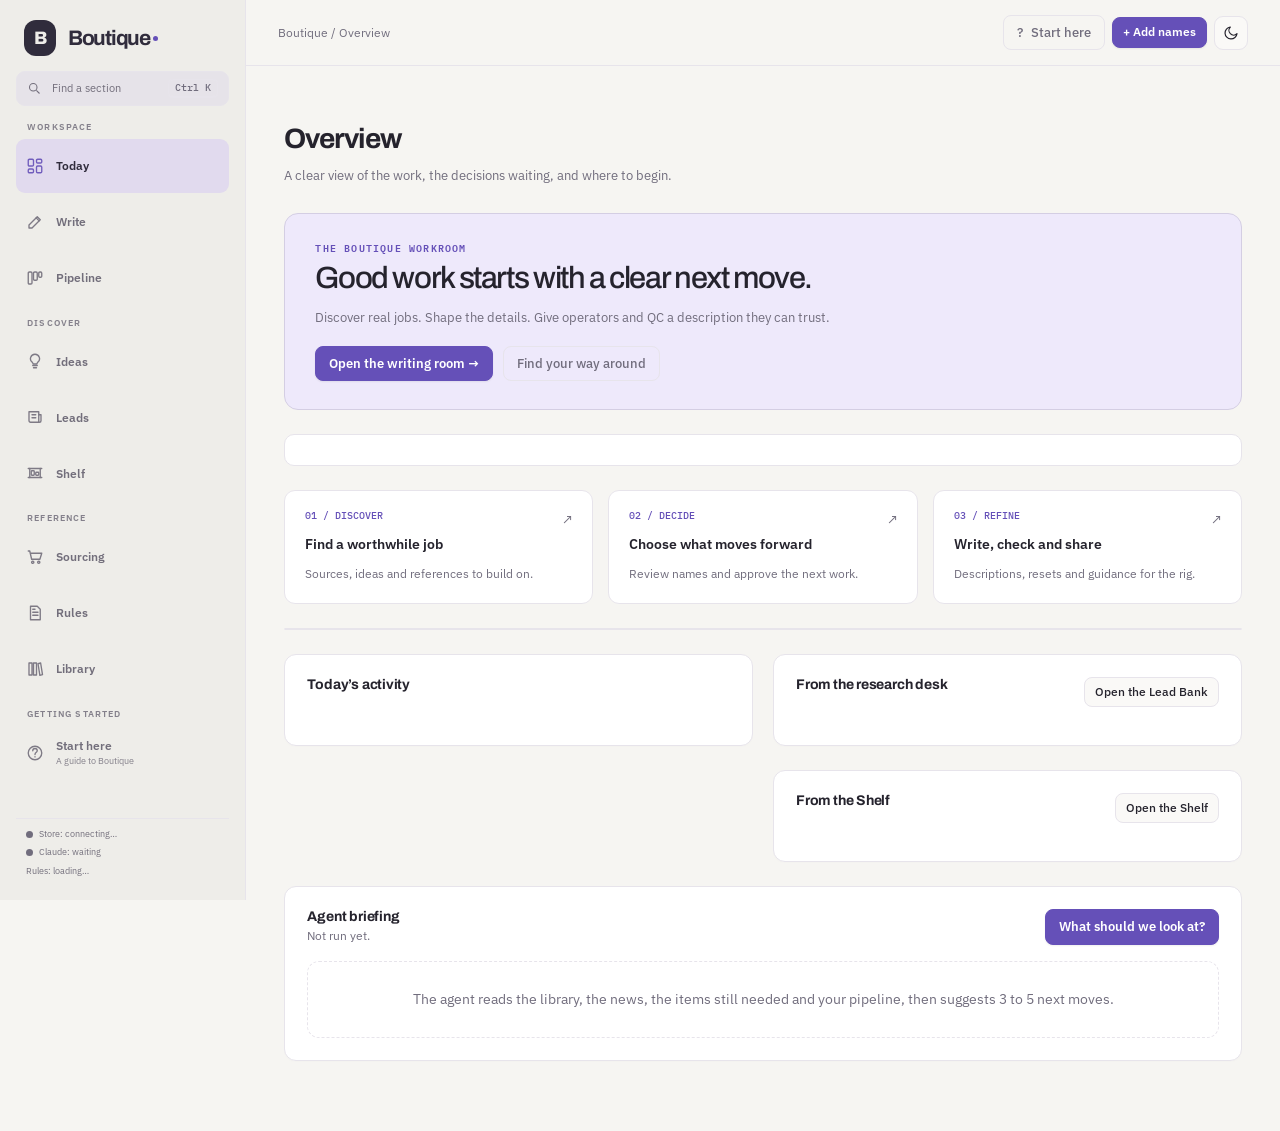
<file: codex-app/ui/original-boutique.html>
<!DOCTYPE html>
<html lang="en">
<head>
<meta charset="utf-8">
<meta name="viewport" content="width=device-width, initial-scale=1">
<title>Boutique</title>
<meta name="description" content="Boutique — a considered workspace for real robot-training work.">
<link rel="icon" type="image/svg+xml" href='data:image/svg+xml,<svg xmlns="http://www.w3.org/2000/svg" viewBox="0 0 64 64"><rect width="64" height="64" rx="17" fill="%2326392e"/><path d="M23 14h14c9 0 13 4 13 9 0 4-3 7-7 8 5 1 8 4 8 9 0 7-6 11-14 11H23V14Z M23 31h15M16 14h7M16 51h7" fill="none" stroke="%23fffef8" stroke-width="3.5" stroke-linecap="round"/></svg>'>
<link rel="preconnect" href="https://fonts.googleapis.com">
<link rel="preconnect" href="https://fonts.gstatic.com" crossorigin>
<link href="https://fonts.googleapis.com/css2?family=Archivo:wght@600;700;800&family=IBM+Plex+Sans:wght@400;500;600&family=IBM+Plex+Mono:wght@400;500&display=swap" rel="stylesheet">

<style>
/* Boutique studio. Layout: dark rail of rooms on the left, one working sheet on the right.
   Graphite workroom by default; electric blue only marks actions; brass marks the signature, admin notes and the Shelf. */
:root{
  --base:#121418; --surface:#1a1d23; --raised:#22262e; --ink:#e9ebee; --muted:#9aa3ae; --line:#2d323b; --soft:#262a32;
  --accent:#5b84ff; --accent-ink:#ffffff; --accent-soft:#1f2a4a; --on-accent:#ffffff;
  --ok:#5fc48a; --ok-soft:#173023; --bad:#f08a7e; --bad-soft:#3a1f1d; --warn:#f0c264; --warn-soft:#3a3019;
  --brass:#d9b56a; --brass-soft:#2e2819;
  --rail:#0d0f12; --rail-ink:#c9ced6; --rail-strong:#ffffff; --rail-active:rgba(91,132,255,.18); --rail-hover:rgba(255,255,255,.06); --rail-chip:rgba(255,255,255,.1);
  --media:#0b0d10; --media-ink:#d9dde2; --shadow:0 10px 30px rgba(0,0,0,.35); --backdrop:rgba(5,6,8,.6);
  --display:"Archivo","Helvetica Neue",Arial,sans-serif; --body:"IBM Plex Sans","Segoe UI",Arial,sans-serif; --mono:"IBM Plex Mono",Consolas,monospace;
  color-scheme:dark;
}
@media (prefers-color-scheme:light){:root:not([data-theme="dark"]){
  --base:#f3f2ee; --surface:#ffffff; --raised:#f9f8f5; --ink:#1f2328; --muted:#5d646d; --line:#e0ddd5; --soft:#ebe8e0;
  --accent:#2f5bff; --accent-ink:#ffffff; --accent-soft:#e4eaff; --on-accent:#ffffff;
  --ok:#2e7d4f; --ok-soft:#e0efe5; --bad:#b3372b; --bad-soft:#f6e1dd; --warn:#8a6100; --warn-soft:#f5ead0;
  --brass:#8a6516; --brass-soft:#f5ecd8;
  --rail:#1c1f24; --rail-ink:#d9dde2; --rail-strong:#ffffff; --rail-active:rgba(120,150,255,.22); --rail-hover:rgba(255,255,255,.07); --rail-chip:rgba(255,255,255,.12);
  --media:#1c1f24; --media-ink:#e9ebee; --shadow:0 10px 30px rgba(30,30,40,.14); --backdrop:rgba(20,22,26,.45);
  color-scheme:light;
}}
:root[data-theme="light"]{
  --base:#f3f2ee; --surface:#ffffff; --raised:#f9f8f5; --ink:#1f2328; --muted:#5d646d; --line:#e0ddd5; --soft:#ebe8e0;
  --accent:#2f5bff; --accent-ink:#ffffff; --accent-soft:#e4eaff; --on-accent:#ffffff;
  --ok:#2e7d4f; --ok-soft:#e0efe5; --bad:#b3372b; --bad-soft:#f6e1dd; --warn:#8a6100; --warn-soft:#f5ead0;
  --brass:#8a6516; --brass-soft:#f5ecd8;
  --rail:#1c1f24; --rail-ink:#d9dde2; --rail-strong:#ffffff; --rail-active:rgba(120,150,255,.22); --rail-hover:rgba(255,255,255,.07); --rail-chip:rgba(255,255,255,.12);
  --media:#1c1f24; --media-ink:#e9ebee; --shadow:0 10px 30px rgba(30,30,40,.14); --backdrop:rgba(20,22,26,.45);
  color-scheme:light;
}
*{box-sizing:border-box}
html,body{margin:0;height:100%}
body{background:var(--base);color:var(--ink);font:16px/1.6 var(--body);-webkit-font-smoothing:antialiased}
button,input,select,textarea{font:inherit;color:inherit}
h1,h2,h3{font-family:var(--display);margin:0;line-height:1.2;text-wrap:balance}
h1{font-size:19px;font-weight:800;letter-spacing:-.01em}h2{font-size:28px;font-weight:800;letter-spacing:-.015em}h3{font-size:17px;font-weight:700}
p{margin:0}
a{color:var(--accent)}
.app{display:grid;grid-template-columns:232px 1fr;min-height:100%}
.rail{background:var(--rail);color:var(--rail-ink);padding:22px 12px;display:flex;flex-direction:column;gap:22px;position:sticky;top:0;height:100vh;height:100dvh}
.nav{display:grid;gap:3px}
.nav button{all:unset;cursor:pointer;display:grid;grid-template-columns:22px 1fr auto;align-items:center;gap:10px;padding:10px 12px;border-radius:9px;font-weight:500;color:var(--rail-ink);opacity:.8}
.nav button svg{width:19px;height:19px;stroke:currentColor;fill:none;stroke-width:1.8;stroke-linecap:round;stroke-linejoin:round}
.nav button:hover{background:var(--rail-hover);opacity:1}
.nav button[aria-current="page"]{background:var(--rail-active);color:var(--rail-strong);opacity:1;box-shadow:inset 3px 0 0 var(--accent)}
.nav button:focus-visible{outline:2px solid var(--accent);outline-offset:2px}
.nav .count{font:600 11px/1 var(--mono);background:var(--rail-chip);padding:4px 7px;border-radius:999px}
.nav .count:empty{display:none}
.rail-foot{margin-top:auto;font-size:12px;opacity:.7;padding:0 10px;display:grid;gap:6px}
.dot{display:inline-block;width:7px;height:7px;border-radius:50%;background:var(--muted);margin-right:6px;vertical-align:middle}
.dot.on{background:var(--ok)}.dot.off{background:var(--bad)}
.shell{display:grid;grid-template-rows:auto 1fr;min-width:0}
.topbar{position:sticky;top:env(safe-area-inset-top,0px);z-index:5;display:flex;align-items:center;justify-content:space-between;gap:12px;padding:12px clamp(16px,3vw,40px);background:color-mix(in srgb,var(--base) 88%,transparent);backdrop-filter:blur(8px);border-bottom:1px solid var(--line)}
.topbar .crumb{font:600 13px/1 var(--mono);color:var(--muted);text-transform:uppercase;letter-spacing:.08em}
.topbar .row{gap:8px}
.kbd{font:500 11px/1 var(--mono);border:1px solid var(--line);border-bottom-width:2px;border-radius:5px;padding:3px 6px;color:var(--muted)}
main{padding:26px clamp(16px,3vw,40px) 90px;display:grid;gap:22px;align-content:start;min-width:0}
.view{display:none;gap:22px;align-content:start}.view.active{display:grid}
.head{display:flex;justify-content:space-between;align-items:flex-end;gap:14px;flex-wrap:wrap}
.head p{color:var(--muted);max-width:72ch;margin-top:6px}
.card{background:var(--surface);border:1px solid var(--line);border-radius:14px;padding:20px;display:grid;gap:14px;min-width:0}
.grid2{display:grid;grid-template-columns:1fr 1fr;gap:18px}
.grid3{display:grid;grid-template-columns:repeat(3,1fr);gap:14px}
.tiles{display:grid;grid-template-columns:repeat(auto-fit,minmax(160px,1fr));gap:12px}
.tile{background:var(--surface);border:1px solid var(--line);border-radius:14px;padding:16px 18px;position:relative;overflow:hidden}
.tile b{display:block;font:800 30px/1.05 var(--display);font-variant-numeric:tabular-nums;margin-bottom:4px}
.tile span{font-size:13px;color:var(--muted)}
.tile.hot{border-color:var(--warn)}.tile.hot b{color:var(--warn)}
.btn{cursor:pointer;border:1px solid var(--line);background:var(--raised);color:var(--ink);padding:9px 15px;border-radius:10px;font-weight:600;display:inline-flex;align-items:center;gap:8px;white-space:nowrap;transition:background .15s,border-color .15s}
.btn:hover{border-color:var(--muted)}
.btn.primary{background:var(--accent);color:var(--accent-ink);border-color:var(--accent)}
.btn.primary:hover{filter:brightness(1.08)}
.btn.dark{background:var(--ink);color:var(--base);border-color:var(--ink)}
.btn.ghost{background:transparent}
.btn.small{padding:5px 11px;font-size:13px;border-radius:8px}
.btn.icon{padding:8px;border-radius:9px}.btn.icon svg{width:18px;height:18px;stroke:currentColor;fill:none;stroke-width:1.8;stroke-linecap:round;stroke-linejoin:round}
.btn:disabled{opacity:.5;cursor:not-allowed}
.btn:focus-visible,input:focus-visible,select:focus-visible,textarea:focus-visible,summary:focus-visible{outline:2px solid var(--accent);outline-offset:2px}
.row{display:flex;gap:10px;flex-wrap:wrap;align-items:center}
label.f{display:grid;gap:6px;font-size:13px;font-weight:600;color:var(--muted)}
input[type=text],input[type=number],select,textarea{background:var(--base);border:1px solid var(--line);border-radius:10px;padding:10px 12px;width:100%;color:var(--ink)}
textarea{resize:vertical;min-height:70px;line-height:1.55}
#b-names{font:15px/1.7 var(--mono);min-height:150px}
.pill{display:inline-block;font:600 12px/1 var(--mono);padding:5px 9px;border-radius:999px;background:var(--soft);color:var(--muted);white-space:nowrap}
.pill.ok{background:var(--ok-soft);color:var(--ok)}.pill.bad{background:var(--bad-soft);color:var(--bad)}.pill.warn{background:var(--warn-soft);color:var(--warn)}.pill.info{background:var(--accent-soft);color:var(--accent)}
.muted{color:var(--muted)}.small{font-size:13.5px}.mono{font-family:var(--mono);font-size:13px}
.list{display:grid;gap:10px}
.item{border:1px solid var(--line);border-radius:12px;padding:13px 15px;display:grid;gap:8px;background:var(--raised)}
.item-top{display:flex;justify-content:space-between;gap:10px;align-items:flex-start;flex-wrap:wrap}
.checks{list-style:none;margin:0;padding:0;display:grid;gap:6px}
.checks li{display:grid;grid-template-columns:20px 1fr;gap:6px;font-size:14px}
.checks .i{font-weight:700}.checks .ok .i{color:var(--ok)}.checks .bad .i{color:var(--bad)}.checks .warn .i{color:var(--warn)}
.board{display:grid;grid-template-columns:repeat(4,minmax(230px,1fr));gap:14px;overflow-x:auto;padding-bottom:6px}
.col{background:var(--surface);border:1px solid var(--line);border-radius:14px;padding:12px;display:grid;gap:9px;align-content:start;min-height:220px}
.col-h{display:flex;justify-content:space-between;align-items:center;padding:2px 4px 8px;font-weight:700;font-family:var(--display);border-bottom:1px solid var(--line)}
.tcard{background:var(--raised);border:1px solid var(--line);border-radius:10px;padding:11px;display:grid;gap:7px}
.tcard .nm{font-weight:600;font-size:14px}.tcard .acts{display:flex;gap:6px;flex-wrap:wrap}
.tabs{display:flex;gap:6px;flex-wrap:wrap}
.tabs button{cursor:pointer;border:1px solid var(--line);background:var(--surface);color:var(--ink);padding:7px 14px;border-radius:999px;font-weight:500}
.tabs button[aria-pressed="true"]{background:var(--accent);color:var(--accent-ink);border-color:var(--accent)}
.tbl{overflow-x:auto;border:1px solid var(--line);border-radius:12px;background:var(--surface)}
table{border-collapse:collapse;width:100%;font-size:14px}
th,td{text-align:left;padding:10px 12px;border-bottom:1px solid var(--line);vertical-align:top}
tr:last-child td{border-bottom:0}
th{font:600 11px/1.2 var(--mono);text-transform:uppercase;letter-spacing:.06em;color:var(--muted);background:var(--raised)}
td.num{font-variant-numeric:tabular-nums;white-space:nowrap}
.empty{padding:26px;text-align:center;color:var(--muted);border:1px dashed var(--line);border-radius:12px}
.banner{padding:11px 15px;border-radius:10px;background:var(--warn-soft);color:var(--warn);font-size:14px}
.banner.bad{background:var(--bad-soft);color:var(--bad)}.banner.ok{background:var(--ok-soft);color:var(--ok)}
.spin{display:inline-block;width:14px;height:14px;border:2px solid currentColor;border-right-color:transparent;border-radius:50%;animation:sp .8s linear infinite;vertical-align:middle}
@keyframes sp{to{transform:rotate(360deg)}}
.stream{white-space:pre-wrap;font:12px/1.5 var(--mono);color:var(--muted);max-height:140px;overflow:auto;background:var(--base);border:1px solid var(--line);border-radius:10px;padding:10px}
dialog{border:1px solid var(--line);border-radius:16px;background:var(--surface);color:var(--ink);padding:0;width:min(680px,94vw)}
dialog::backdrop{background:var(--backdrop)}
dialog form{padding:22px;display:grid;gap:12px;max-height:85vh;overflow:auto}
.toast{position:fixed;bottom:calc(20px + env(safe-area-inset-bottom,0px));right:calc(20px + env(safe-area-inset-right,0px));background:var(--accent);color:var(--on-accent);padding:11px 16px;border-radius:10px;font-size:14px;font-weight:600;opacity:0;transform:translateY(8px);transition:.2s;pointer-events:none;z-index:9;box-shadow:var(--shadow);max-width:calc(100vw - 40px)}
.toast.show{opacity:1;transform:none}
/* Write: two panes */
.wlayout{display:grid;grid-template-columns:minmax(320px,400px) 1fr;gap:20px;align-items:start}
.wleft{display:grid;gap:16px;position:sticky;top:76px;max-height:calc(100vh - 96px);overflow:auto;padding-right:2px}
.wright{display:grid;gap:16px;min-width:0}
.tlist{display:grid;gap:6px}
.trow{all:unset;cursor:pointer;display:grid;grid-template-columns:auto 1fr auto;gap:10px;align-items:center;padding:10px 12px;border-radius:10px;border:1px solid transparent;background:var(--raised)}
.trow:hover{border-color:var(--line)}
.trow[aria-current="true"]{border-color:var(--accent);background:var(--accent-soft)}
.trow:focus-visible{outline:2px solid var(--accent)}
.trow .id{font:600 12px/1 var(--mono);color:var(--muted)}
.trow .nm{font-size:14px;font-weight:500;line-height:1.35}
.sdot{width:9px;height:9px;border-radius:50%}
.sdot.ok{background:var(--ok)}.sdot.warn{background:var(--warn)}.sdot.bad{background:var(--bad)}
/* Task document */
.doc{background:var(--surface);border:1px solid var(--line);border-radius:14px;padding:clamp(18px,3vw,32px);display:grid;gap:22px}
.doc .tid{font:600 13px/1 var(--mono);color:var(--accent)}
.doc h3.sec{font:600 11px/1 var(--mono);text-transform:uppercase;letter-spacing:.12em;color:var(--muted);margin-bottom:8px}
.doc ol{margin:0;padding-left:22px;display:grid;gap:7px}
.doc ol li::marker{color:var(--accent);font-weight:700}
.doc ul{margin:0;padding-left:20px;display:grid;gap:5px}
.doc p,.doc li{max-width:78ch}
.doc table td,.doc table th{padding:8px 11px}
.vsheet{border:2px dashed var(--accent);border-radius:14px;padding:18px;display:grid;gap:8px;background:var(--raised)}
.vsheet b{font-family:var(--display)}
.editgrid{display:grid;grid-template-columns:1fr 1fr;gap:12px}
.editgrid .wide{grid-column:1/-1}
.prog{display:grid;gap:4px}
.prog .line{display:flex;justify-content:space-between;gap:10px;border-bottom:1px solid var(--line);padding:7px 0;font-size:14px}
details summary{cursor:pointer;font-weight:600}
.empty-doc{display:grid;place-items:center;text-align:center;gap:8px;padding:60px 20px;border:1px dashed var(--line);border-radius:14px;color:var(--muted)}
@media (max-width:1100px){.wlayout{grid-template-columns:1fr}.wleft{position:static;max-height:none}}
@media (max-width:900px){
  .app{grid-template-columns:minmax(0,1fr)}
  .rail{min-width:0;position:sticky;top:0;z-index:6;height:auto;padding:10px 0 8px;gap:8px;padding-top:calc(10px + env(safe-area-inset-top,0px))}
  .brand{padding:0 16px}.brand-sub{display:none}.brand>div:last-child{display:flex;align-items:baseline;flex-wrap:wrap}
  .nav{display:flex;gap:4px;overflow-x:auto;padding:0 16px;scrollbar-width:none}.nav::-webkit-scrollbar{display:none}
  .nav button{grid-template-columns:auto auto;flex:none;font-size:13px;padding:8px 12px;gap:7px}.nav button svg{width:17px;height:17px}.nav .count{display:none}
  .nav button[aria-current="page"]{box-shadow:inset 0 -2px 0 var(--accent)}
  .rail-foot{display:none}
  .topbar{position:static}.topbar .hint{display:none}
  .grid2,.grid3,.editgrid{grid-template-columns:1fr}
}
@media (prefers-reduced-motion:reduce){*{animation:none!important;transition:none!important}}
/* ---------- Boutique additions ---------- */
.brand{padding:0 8px;display:flex;gap:12px;align-items:center}
.brand .logo{width:38px;height:38px;border-radius:10px;background:var(--accent);display:grid;place-items:center;color:var(--on-accent);font:800 18px/1 var(--display);letter-spacing:-.04em;flex:none}
.brand h1{font:800 21px/1 var(--display);letter-spacing:-.02em;color:var(--rail-strong)}
.brand-sub{display:block;font:500 10.5px/1.3 var(--mono);text-transform:uppercase;letter-spacing:.14em;color:var(--rail-ink);opacity:.6;margin-top:4px}
.linkbtn{all:unset;cursor:pointer;color:var(--rail-ink);text-decoration:underline;text-underline-offset:3px;font-size:12px}
.linkbtn:focus-visible{outline:2px solid var(--accent);outline-offset:2px}
.pre{white-space:pre-wrap}
.bad-txt{color:var(--bad)}
label.chk{display:flex;gap:10px;align-items:center;font-size:14px;font-weight:500;color:var(--ink)}
label.chk input{width:18px;height:18px;accent-color:var(--accent)}
.filters{display:grid;grid-template-columns:minmax(180px,2fr) repeat(5,minmax(120px,1fr));gap:8px;align-items:center}
.daygroup{display:grid;gap:12px}
.day-h{display:flex;align-items:baseline;justify-content:space-between;gap:10px;flex-wrap:wrap;border-bottom:1px solid var(--line);padding-bottom:8px}
.day-h h3{font-size:18px}
.leadgrid,.shelfgrid{display:grid;grid-template-columns:repeat(auto-fill,minmax(300px,1fr));gap:14px}
.lead,.shelf-card{background:var(--surface);border:1px solid var(--line);border-radius:14px;overflow:hidden;display:grid;grid-template-rows:auto 1fr;min-width:0}
.lead.st-rejected{opacity:.7}
.lead-body,.sc-body{padding:14px 16px 16px;display:grid;gap:9px;align-content:start;min-width:0}
.lead-top{display:flex;justify-content:space-between;align-items:center;gap:8px}
.lead h3,.shelf-card h3{font-size:17px}
.media{position:relative;aspect-ratio:16/9;max-width:100%;background:var(--media);display:grid;place-items:center;overflow:hidden}
.media video{width:100%;height:100%;object-fit:cover;display:block;background:var(--media)}
.media.none{aspect-ratio:auto;height:46px;background:repeating-linear-gradient(135deg,var(--raised) 0 10px,var(--surface) 10px 20px);border-bottom:1px solid var(--line)}
.ld-left .media.none,.refcard .media.none{height:auto;aspect-ratio:16/9;border:1px solid var(--line)}
.media.none span{background:var(--surface);padding:4px 10px;border-radius:7px;border:1px solid var(--line)}
.reftile{display:flex;gap:12px;align-items:center;text-decoration:none;color:var(--ink);padding:10px 14px;border-top:1px solid var(--line);background:var(--raised);min-width:0}
.reftile:hover b{text-decoration:underline}
.reftile:focus-visible{outline:2px solid var(--accent);outline-offset:-2px}
.media .reftile{border:0;background:transparent;color:var(--media-ink);flex-direction:column;text-align:center;padding:16px 20px;width:100%;height:100%;justify-content:center}
.play{width:36px;height:36px;border-radius:50%;background:var(--accent);display:grid;place-items:center;flex:none}
.play svg{width:15px;height:15px;fill:var(--on-accent);margin-left:2px}
.media .play{width:56px;height:56px}.media .play svg{width:22px;height:22px}
.rt-txt{display:grid;gap:3px;min-width:0}.rt-txt b{overflow-wrap:anywhere;font-size:14px}.rt-txt .small{opacity:.75}
.chips{display:flex;flex-wrap:wrap;gap:6px}
.chip{font:600 11.5px/1 var(--mono);padding:5px 8px;border-radius:6px;border:1px solid var(--line);color:var(--muted);white-space:nowrap}
.chip.ok{color:var(--ok);border-color:var(--ok)}.chip.warn{color:var(--warn);border-color:var(--warn)}.chip.bad{color:var(--bad);border-color:var(--bad)}.chip.brass{color:var(--brass);border-color:var(--brass)}
.facts{display:grid;grid-template-columns:max-content minmax(0,1fr);gap:5px 14px;margin:0;font-size:13.5px}
.facts dt{color:var(--muted);font-weight:600}.facts dd{margin:0;overflow-wrap:anywhere}
.lead-foot{display:flex;justify-content:space-between;align-items:center;gap:8px;flex-wrap:wrap;border-top:1px solid var(--line);padding-top:11px;margin-top:3px}
.votes{display:flex;align-items:center;gap:6px;flex-wrap:wrap}
.vote{all:unset;cursor:pointer;display:inline-flex;align-items:center;gap:6px;padding:6px 9px;border-radius:8px;border:1px solid var(--line);font:600 12px/1 var(--mono);color:var(--muted);font-variant-numeric:tabular-nums}
.vote svg{width:15px;height:15px;stroke:currentColor;fill:none;stroke-width:1.8;stroke-linejoin:round;stroke-linecap:round}
.vote.dn svg{transform:rotate(180deg)}
.vote:hover{border-color:var(--muted)}
.vote.on{color:var(--accent);border-color:var(--accent);background:var(--accent-soft)}
.vote:focus-visible{outline:2px solid var(--accent);outline-offset:2px}
.focusbar{display:grid;grid-template-columns:minmax(0,1fr) auto;gap:14px;align-items:start}
.focusbar .lab{font:600 11px/1 var(--mono);text-transform:uppercase;letter-spacing:.12em;color:var(--brass)}
.adminnote{border:1px solid var(--brass);background:var(--brass-soft);border-radius:10px;padding:12px 14px;display:grid;gap:4px}

.note{display:grid;gap:2px;padding:9px 0;border-bottom:1px dashed var(--line)}
.note:last-child{border-bottom:0}
/* lead detail */
dialog.wide{width:min(1100px,96vw)}
.ld{padding:22px;display:grid;gap:16px;max-height:90vh;overflow:auto}
.ld-head{display:flex;justify-content:space-between;align-items:flex-start;gap:12px}
.ld-grid{display:grid;grid-template-columns:minmax(0,1fr) minmax(0,1.15fr);gap:24px;align-items:start}
.ld-left{display:grid;gap:12px;position:sticky;top:0}
.ld-left .media,.ld-left .reftile{border-radius:12px}
.ld-left .media+.reftile{border-radius:0 0 12px 12px;margin-top:-12px}
.ld-sec{display:grid;gap:8px;padding-bottom:16px;border-bottom:1px solid var(--line)}
.ld-sec:last-child{border-bottom:0;padding-bottom:0}
.ld-sec h4{font:600 11px/1 var(--mono);text-transform:uppercase;letter-spacing:.12em;color:var(--muted);margin:0;display:flex;justify-content:space-between;align-items:center;gap:8px}
.ld-sec ol{margin:0;padding-left:22px;display:grid;gap:5px}
.ld-sec ol li::marker{color:var(--accent);font-weight:700}
.notefrm{display:grid;grid-template-columns:minmax(0,1fr) auto;gap:8px;align-items:start}
.notefrm select{grid-column:1/-1}
/* shelf */
.sc-photo{aspect-ratio:16/7;max-width:100%;background:var(--raised);display:grid;place-items:center;border-bottom:1px solid var(--line);overflow:hidden}
.sc-photo img{width:100%;height:100%;object-fit:cover}
.sc-photo svg{width:40px;height:40px;stroke:var(--brass);fill:none;stroke-width:1.5;stroke-linecap:round;stroke-linejoin:round}
.sc-acts{display:flex;gap:6px;flex-wrap:wrap;border-top:1px solid var(--line);padding-top:11px;margin-top:3px}
.varfam{display:grid;gap:4px}
.varrow{display:grid;grid-template-columns:110px minmax(0,1fr) auto;gap:12px;align-items:center;padding:9px 0;border-bottom:1px solid var(--line)}
.varrow:last-child{border-bottom:0}
.varrow .lab{font:600 11px/1.3 var(--mono);text-transform:uppercase;color:var(--brass);letter-spacing:.06em}
.remind{display:grid;grid-template-columns:minmax(0,1fr) auto;gap:10px;align-items:center;padding:9px 0;border-bottom:1px solid var(--line)}
.remind:last-child{border-bottom:0}
/* reference panel in Write */
.refcard .refrow{display:grid;grid-template-columns:minmax(220px,380px) minmax(0,1fr);gap:16px;align-items:start}
.refcard .media{border-radius:10px}
.refcard .media+.reftile{border-radius:0 0 10px 10px;margin-top:-10px}
.refcard.sticky{position:sticky;top:calc(env(safe-area-inset-top,0px) + 62px);z-index:3;box-shadow:var(--shadow)}
.refcard.sticky .refrow{grid-template-columns:minmax(200px,280px) minmax(0,1fr)}
@media (max-width:1100px){.filters{grid-template-columns:1fr 1fr 1fr}.filters input{grid-column:1/-1}}
@media (max-width:900px){
  .ld-grid,.refcard .refrow,.refcard.sticky .refrow{grid-template-columns:1fr}
  .ld-left{position:static}
  .refcard.sticky{position:static;box-shadow:none}
  .varrow{grid-template-columns:1fr auto}.varrow .lab{grid-column:1/-1}
}
@media (max-width:520px){.filters{grid-template-columns:1fr 1fr}.leadgrid,.shelfgrid{grid-template-columns:1fr}.focusbar{grid-template-columns:1fr}}
[hidden]{display:none!important}
.refcard h3.sec{font:600 11px/1 var(--mono);text-transform:uppercase;letter-spacing:.12em;color:var(--muted);margin-bottom:6px}
.refcard ul{margin:0;padding-left:18px;display:grid;gap:4px}
/* ---------- polish v2: calmer type scale, consistent controls, sturdy board ---------- */
body{font-size:15px;line-height:1.55}
h2{font-size:26px;letter-spacing:-.02em}
h3{font-size:16px}
main{gap:20px}
.head p{font-size:15px;max-width:70ch}
.card,.tile,.col,.doc,.lead,.shelf-card{border-radius:12px}
.tile b{font-size:28px}
.btn{font-size:14px;padding:8px 14px;border-radius:9px;line-height:1.2}
.btn.small{font-size:13px;padding:6px 10px;border-radius:8px}
.btn.primary{box-shadow:0 1px 0 rgba(0,0,0,.12)}
.pill{font:600 12px/1.15 var(--body);letter-spacing:.01em;padding:5px 9px}
input[type=text],input[type=number],select,textarea{font-size:14.5px;padding:9px 12px;border-radius:9px}
.tabs{background:var(--surface);border:1px solid var(--line);border-radius:10px;padding:3px;gap:2px;width:max-content;max-width:100%;overflow-x:auto;flex-wrap:nowrap}
.tabs button{border:0;border-radius:8px;padding:6px 13px;font-size:14px;font-weight:600;background:transparent;color:var(--muted);white-space:nowrap}
.tabs button:hover{color:var(--ink)}
.tabs button[aria-pressed="true"]{background:var(--accent);color:var(--accent-ink)}
.tabs button:focus-visible{outline:2px solid var(--accent);outline-offset:1px}
.rail-foot{gap:8px}
/* pipeline board */
.board{grid-template-columns:repeat(4,minmax(260px,1fr));align-items:start;gap:16px}
.col{min-width:0;background:var(--raised);min-height:180px;padding:10px;gap:8px}
.col-h{font-size:15px;padding:6px 6px 10px}
.tcard{min-width:0;background:var(--surface);padding:12px 12px 10px;gap:8px;box-shadow:0 1px 0 rgba(0,0,0,.04)}
.tcard .nm{font-size:14.5px;line-height:1.4;overflow-wrap:anywhere}
.tcard .meta{display:flex;flex-wrap:wrap;gap:6px;min-width:0}
.tcard .meta:empty{display:none}
.tcard .meta .pill{white-space:normal;text-align:left}
.tcard .need{flex-basis:100%;font-size:12.5px;line-height:1.4;color:var(--warn);overflow:hidden;display:-webkit-box;-webkit-line-clamp:2;-webkit-box-orient:vertical;overflow-wrap:anywhere}
.tcard .acts{align-items:center;gap:6px}
.tcard .acts .x{margin-left:auto}
.btn.iconx{padding:5px 9px;color:var(--muted);background:transparent;border-color:transparent}
.btn.iconx:hover{color:var(--bad);border-color:var(--line)}
/* zone map */
.vs-h{margin:6px 0 0;font:600 11px/1 var(--mono);text-transform:uppercase;letter-spacing:.12em;color:var(--muted)}
.zmap table{font-size:13px}
.zmap th{white-space:nowrap}
.zmap td.zc{text-align:center;white-space:nowrap;font-weight:600;color:var(--accent)}
.zmap td.zc.off{color:var(--muted);font-weight:400}
.zmap tr.wz td{background:var(--brass-soft)}
.zmap tr.wz td.zc{color:var(--brass)}
@media (max-width:900px){.board{grid-template-columns:repeat(4,minmax(240px,82vw))}}
.qc3{display:grid;grid-template-columns:repeat(3,minmax(0,1fr));gap:18px}.qc3 ul{margin:0;padding-left:18px;display:grid;gap:3px}@media (max-width:1100px){.qc3{grid-template-columns:1fr}}
/* write list ticks and bulk bar */
.bulk{display:flex;flex-wrap:wrap;gap:8px 12px;align-items:center;padding:10px 12px;border:1px solid var(--line);border-radius:10px;background:var(--raised)}
.bulk .bulk-acts{margin-left:auto;gap:6px}
.trow-wrap{display:grid;grid-template-columns:22px minmax(0,1fr);gap:6px;align-items:center}
.trow-wrap input{width:17px;height:17px;accent-color:var(--accent);margin:0}
.trow-wrap.rev{padding-left:12px}
.trow-wrap.rev>span{color:var(--muted);text-align:center}
.trow .sug{display:block;margin-top:3px;font-size:12px;line-height:1.35;color:var(--warn)}
/* table editor */
.redwrap{grid-column:1/-1;display:grid;gap:6px}
.redlab{font-size:13px;font-weight:600;color:var(--muted)}
.red{display:grid;border:1px solid var(--line);border-radius:10px;padding:4px 10px;background:var(--base)}
.redrow{display:grid;grid-template-columns:minmax(0,1.3fr) minmax(0,.9fr) minmax(0,1.5fr) auto;grid-template-areas:"item role how del" "z z place place";gap:6px;align-items:center;padding:8px 0;border-bottom:1px solid var(--line)}
.redrow.tg{grid-template-areas:"item how how del" "z z place place"}
.redrow:last-child{border-bottom:0}
.redrow input,.redrow select{padding:7px 9px;font-size:13.5px;min-width:0}
.re-item{grid-area:item}.re-role{grid-area:role}.re-how{grid-area:how}.re-z{grid-area:z}.re-place{grid-area:place}.redrow [data-delrow]{grid-area:del}
.re-z{display:flex;gap:3px;flex-wrap:wrap}
.zt{all:unset;cursor:pointer;min-width:26px;height:28px;padding:0 2px;text-align:center;border:1px solid var(--line);border-radius:6px;font:600 12px/28px var(--mono);color:var(--muted);background:var(--surface)}
.zt[aria-pressed="true"]{background:var(--accent-soft);color:var(--accent);border-color:var(--accent)}
.zt.all{padding:0 8px}
.zt:focus-visible{outline:2px solid var(--accent);outline-offset:1px}
@media (max-width:600px){.redrow,.redrow.tg{grid-template-columns:minmax(0,1fr) auto;grid-template-areas:"item del" "role role" "how how" "z z" "place place"}.redrow.tg{grid-template-areas:"item del" "how how" "z z" "place place"}}
.flag{border:1px solid var(--warn);background:var(--warn-soft);border-radius:10px;padding:10px 12px;margin-bottom:10px;font-size:13.5px}.flag.bad{border-color:var(--bad);background:var(--bad-soft)}.flag b{display:block;margin-bottom:4px}.flag.bad b{color:var(--bad)}.flag.warn b{color:var(--warn)}.flag ul{margin:0;padding-left:18px;display:grid;gap:2px}.flagnav{display:flex;flex-wrap:wrap;gap:6px;align-items:center}.flagnav a{text-decoration:none}
</style>
<style id="boutique-design-20261111">
/* Boutique — a calm workroom for daily use. */
:root{--base:#151619;--surface:#1c1d21;--raised:#222328;--soft:#2b2b33;--ink:#eeedf2;--muted:#a2a0ad;--line:#33333c;--accent:#afa1fa;--accent-ink:#191327;--accent-soft:#302a43;--on-accent:#191327;--rail:#18191c;--rail-ink:#aaa8b4;--rail-strong:#f4f2f8;--rail-active:#302b41;--rail-hover:#24242c;--rail-chip:#34303f;--brass:#d7b979;--brass-soft:#302a20;--shadow:0 16px 55px #0004;--display:'Archivo','Segoe UI',sans-serif;--body:'IBM Plex Sans','Segoe UI',sans-serif}
@media(prefers-color-scheme:light){:root:not([data-theme=dark]){--base:#f6f5f2;--surface:#fff;--raised:#faf9f7;--soft:#edeaf3;--ink:#25232d;--muted:#716d7d;--line:#e7e4eb;--accent:#6550b8;--accent-ink:#fff;--accent-soft:#eee9fb;--on-accent:#fff;--rail:#eeede9;--rail-ink:#726e7b;--rail-strong:#302c3c;--rail-active:#e1daee;--rail-hover:#e6e3e9;--rail-chip:#d7d0e2;--brass:#8d6c33;--brass-soft:#f4edde;--shadow:0 16px 55px #28223518}}
:root[data-theme=light]{--base:#f6f5f2;--surface:#fff;--raised:#faf9f7;--soft:#edeaf3;--ink:#25232d;--muted:#716d7d;--line:#e7e4eb;--accent:#6550b8;--accent-ink:#fff;--accent-soft:#eee9fb;--on-accent:#fff;--rail:#eeede9;--rail-ink:#726e7b;--rail-strong:#302c3c;--rail-active:#e1daee;--rail-hover:#e6e3e9;--rail-chip:#d7d0e2;--brass:#8d6c33;--brass-soft:#f4edde;--shadow:0 16px 55px #28223518}
body{font-size:14px;line-height:1.6}button,a,input,select,textarea,summary{-webkit-tap-highlight-color:transparent}button{touch-action:manipulation}h2{font-size:28px;font-weight:700;letter-spacing:-.035em}h3{letter-spacing:-.015em}a{text-underline-offset:3px}::selection{background:var(--accent-soft);color:var(--ink)}
.app{grid-template-columns:246px minmax(0,1fr)}.rail{padding:28px 16px 18px;gap:24px;border-right:1px solid var(--line);overflow-y:auto;scrollbar-width:thin}.brand{padding:0 8px;gap:12px}.brand h1{font-size:22px;font-weight:700;letter-spacing:-.06em}.brand .logo{background:var(--rail-strong);color:var(--rail);border-radius:12px;width:36px;height:40px}.logo svg{width:25px;height:29px}.brand-sub{display:none}.brand .brand-dot{height:5px;width:5px;border-radius:50%;background:var(--accent);display:inline-block;vertical-align:middle;margin-left:3px}
.nav{gap:5px}.nav-label{font:600 10px/1.3 var(--body);letter-spacing:.13em;text-transform:uppercase;color:var(--rail-ink);opacity:.85;padding:14px 12px 5px}.nav-label:first-child{padding-top:0}.nav button{grid-template-columns:20px minmax(0,1fr) auto;padding:10px 11px;gap:10px;border-radius:9px;opacity:1;min-height:48px}.nav button svg{width:18px;height:18px;opacity:.9}.nav button>span:not(.count){display:grid;gap:2px;line-height:1.3;font-size:13px;font-weight:600}.nav button small{display:block;font:400 10.5px/1.4 var(--body);opacity:.85}.nav button[aria-current=page]{box-shadow:none;color:var(--rail-strong)}.nav button[aria-current=page] svg{color:var(--accent)}.nav .count{font:600 10px/1 var(--body);padding:4px 6px;min-width:20px;text-align:center;color:var(--rail-strong);background:var(--rail-chip);border-radius:5px}.rail-search{display:flex;align-items:center;gap:10px;width:100%;border:1px solid var(--line);border-radius:9px;background:var(--rail-hover);padding:9px 11px;color:var(--rail-ink);font-size:12px;cursor:pointer}.rail-search .kbd{margin-left:auto;font-size:10px}.rail-search svg{width:15px;height:15px;stroke:currentColor;fill:none;stroke-width:1.7}.rail-foot{padding:12px 10px 0;border-top:1px solid var(--line);font-size:10.5px;opacity:1;gap:7px}.rail-foot .linkbtn{font-size:11px;text-decoration:none}.rail-foot .linkbtn:hover{text-decoration:underline}.rail-foot #st-me{display:none}
.topbar{height:66px;padding:0 32px;background:var(--base);border-bottom:1px solid var(--line);backdrop-filter:none;gap:16px}.topbar .crumb{font:400 12px/1 var(--body);text-transform:none;letter-spacing:0}.crumb-brand{color:var(--muted)}.crumb-sep{opacity:.35;padding:0 11px}.topbar .btn{min-height:33px}.topbar .row{gap:7px}.topbar .hint{display:none!important}.topbar .crumb strong{font-weight:600;color:var(--ink)}.menu-toggle{display:none}.shell{align-content:start;grid-template-rows:66px 1fr}main{padding:32px clamp(20px,3vw,48px) 70px;gap:24px;max-width:1660px;width:100%;margin:0 auto}.view{gap:24px}.head{align-items:center;padding-bottom:3px}.head p{font-size:13px;margin-top:9px;max-width:76ch;line-height:1.65}.head .eyebrow{font:600 10px/1.3 var(--mono);letter-spacing:.13em;text-transform:uppercase;color:var(--accent);margin-bottom:9px}.btn{font:500 12.5px/1.4 var(--body);padding:8px 13px;min-height:35px;border-radius:8px}.btn.small{font-size:11.5px;min-height:30px;padding:6px 10px}.btn.primary{font-weight:600;box-shadow:0 1px 2px #0001}.btn.ghost{color:var(--muted)}.btn:hover:not(:disabled){background:var(--soft);border-color:var(--line)}.btn.primary:hover:not(:disabled){background:var(--accent);filter:brightness(1.08)}.btn.icon svg{height:16px;width:16px}.btn:disabled{opacity:.45}input[type=text],input[type=number],select,textarea{font-size:13px;min-height:37px;border-radius:8px;background:var(--surface)}input::placeholder,textarea::placeholder{color:var(--muted);opacity:.75}.card{padding:22px;gap:16px;background:var(--surface);box-shadow:0 1px 2px #00000003}.card,.tile,.col,.doc,.lead,.shelf-card{border-radius:12px}.card h3{font-size:14px}.item{padding:17px;background:var(--raised);border-radius:9px}.item p{font-size:13px;line-height:1.7}.grid2{gap:20px}.tiles{gap:0;border:1px solid var(--line);border-radius:12px;background:var(--surface);overflow:hidden;grid-template-columns:repeat(4,minmax(0,1fr))}.tile{padding:21px 22px;border:0;border-right:1px solid var(--line);border-bottom:1px solid var(--line);border-radius:0!important;min-width:0;background:none}.tile:nth-child(4n){border-right:0}.tile:nth-last-child(-n+4){border-bottom:0}.tile b{font:500 27px/1.15 var(--display);letter-spacing:-.04em;margin-bottom:8px}.tile span{font-size:11.5px;line-height:1.4;display:block}.tile.hot{background:color-mix(in srgb,var(--warn-soft) 40%,transparent)}.tile.hot b{color:var(--warn)}.pill{font-size:10px;padding:5px 7px;border-radius:5px;line-height:1.2}.small{font-size:12px}.mono{font-size:11px}.tabs{border-radius:8px;padding:3px;background:var(--soft);border:0;max-width:100%;width:max-content}.tabs button{font-size:12px;padding:7px 12px;border-radius:6px}.tabs button[aria-pressed=true]{background:var(--surface);color:var(--ink);box-shadow:0 1px 3px #0001}.tbl{border-radius:10px}th{font:500 10px/1.4 var(--body);letter-spacing:.06em;padding:13px 15px}td{font-size:12.5px;padding:13px 15px}tbody tr:hover{background:color-mix(in srgb,var(--accent-soft) 25%,transparent)}.banner{font-size:12px;line-height:1.6;border:1px solid color-mix(in srgb,currentColor 18%,transparent)}
.page-help{margin-top:-10px;border-bottom:1px solid var(--line);padding:0 0 13px;color:var(--muted);font-size:12px}.page-help>summary{font-size:11.5px;font-weight:500;list-style:none;display:inline-flex;gap:7px;align-items:center;cursor:pointer}.page-help>summary::before{content:'?';font:500 10px/15px var(--body);width:16px;height:16px;border-radius:50%;border:1px solid var(--line);text-align:center}.page-help>summary::after{content:'+';padding-left:8px;color:var(--accent)}.page-help[open]>summary::after{content:'−'}.help-body{display:grid;grid-template-columns:1fr 1.4fr 1fr;gap:28px;padding:20px 0 5px;line-height:1.7}.help-body b{font-weight:600;color:var(--ink);display:block;margin-bottom:5px}.help-body ol{margin:0;padding-left:16px;display:grid;gap:3px}.help-body .btn{margin-top:10px}.page-help[open]{border-bottom-color:var(--accent)}
.overview-hero{display:grid;grid-template-columns:minmax(0,1fr) auto;gap:25px;align-items:center;padding:28px 30px;background:var(--accent-soft);border:1px solid color-mix(in srgb,var(--accent) 15%,var(--line));border-radius:14px}.overview-hero h3{font:500 clamp(22px,2.4vw,32px)/1.2 var(--display);letter-spacing:-.045em;margin:8px 0 10px}.overview-hero p{font-size:12.5px;color:var(--muted);max-width:65ch}.eyebrow{font:600 10px/1 var(--mono);letter-spacing:.12em;text-transform:uppercase;color:var(--accent)}.overview-symbol{width:76px;height:88px;color:var(--accent);opacity:.65}.overview-hero .row{margin-top:19px}.workflow-strip{display:grid;grid-template-columns:repeat(3,minmax(0,1fr));gap:15px}.workflow-card{display:grid;gap:9px;align-content:start;border:1px solid var(--line);border-radius:11px;padding:20px;background:var(--surface);color:var(--ink);text-align:left;cursor:pointer;position:relative}.workflow-card:hover{border-color:var(--accent);background:var(--raised)}.workflow-card .step{font:500 10px/1 var(--mono);color:var(--accent);margin-bottom:5px}.workflow-card strong{font:600 14px/1.4 var(--body)}.workflow-card p{font-size:12px;color:var(--muted)}.workflow-card .arrow{position:absolute;right:19px;top:18px;color:var(--muted)}.attention-row{display:flex;align-items:center;gap:14px;flex-wrap:wrap;padding:15px 19px;border:1px solid var(--line);border-radius:10px;background:var(--surface)}.attention-row .icon{width:30px;height:30px;border-radius:8px;display:grid;place-items:center;background:var(--warn-soft);color:var(--warn);font-size:14px}.attention-row .copy{flex:1;font-size:12px}.attention-row .copy b{display:block;color:var(--ink);font-size:12px}.attention-row .copy span{color:var(--muted)}
.wlayout{grid-template-columns:minmax(300px,360px) minmax(0,1fr);gap:22px}.wleft{position:sticky;top:86px;overflow:visible;max-height:none;gap:14px;padding:0}.wleft>.card{padding:16px;gap:13px}.wleft .grid2{grid-template-columns:minmax(0,1fr) minmax(0,1fr)}.wleft .tlist{max-height:calc(100dvh - 400px);min-height:180px;overflow-y:auto;scrollbar-width:thin;padding:2px 2px 3px 0;gap:3px}.trow{padding:10px 10px;gap:9px;background:transparent;grid-template-columns:6px minmax(0,1fr);position:relative;border-radius:8px;line-height:1.35}.trow:hover{background:var(--raised)}.trow .id{font-size:10px;line-height:1.4}.trow .nm{font-size:12px;font-weight:500;line-height:1.5;display:block;margin-top:3px}.trow>span.pill{grid-column:2;width:max-content;margin-top:1px;font-size:9px}.trow .sug{font-size:10px;padding-top:3px;line-height:1.5}.sdot{height:6px;width:6px;align-self:start;margin-top:5px}.trow-wrap{grid-template-columns:16px minmax(0,1fr);gap:4px}.trow-wrap input{width:13px;height:13px}.trow-wrap.rev{padding-left:10px;opacity:.85}.bulk{padding:10px;gap:7px;font-size:11px}.bulk .chk{font-size:11px;gap:6px}.bulk .small{font-size:10px}.bulk .chk input{width:13px;height:13px}.bulk .bulk-acts{margin-left:0}.bulk .btn{font-size:10.5px;padding:6px 8px;min-height:28px}.writer-compose{border:1px solid var(--line);border-radius:10px;background:var(--surface)}.writer-compose>summary{padding:13px 16px;font-size:12px;display:flex;align-items:center;justify-content:space-between;list-style:none}.writer-compose>summary::after{content:'+';font-size:17px;color:var(--accent)}.writer-compose[open]>summary::after{content:'−'}.writer-compose .card{border:0;padding:0 16px 17px;box-shadow:none}.writer-compose textarea{font:12px/1.7 var(--body);min-height:145px}.writer-compose .row{gap:7px}.writer-compose .row .btn{font-size:11px}.writer-compose .grid2{grid-template-columns:1fr}.writer-compose #w-all{color:var(--muted);background:transparent;font-size:10.5px}.export-card details>summary{font-size:12px}.export-card details .row{margin:14px 0 10px}.export-card .small{font-size:11px}.empty-doc{min-height:360px;border:1px solid var(--line);background:var(--surface);border-radius:12px;padding:60px 30px;align-content:center}.empty-doc::before{content:'B';font:500 36px/1 var(--display);display:grid;place-items:center;width:64px;height:68px;background:var(--accent-soft);color:var(--accent);border-radius:16px;margin:0 auto 13px}.empty-doc h3{color:var(--ink);font-size:17px}.empty-doc p{font-size:12px;max-width:36ch}.empty-doc .btn{margin-top:12px}.doc{padding:26px;gap:25px}.doc h2{font-size:23px;line-height:1.3}.doc li,.doc p{font-size:13px;line-height:1.8}.doc .tid{font-size:10px;line-height:1.7}.doc h3.sec{font-size:10px}.refcard .refrow{grid-template-columns:180px minmax(0,1fr)}.refcard .media.none{aspect-ratio:16/9}.refcard .media.none span{font-size:10px}.vsheet{border:1px solid var(--line);background:var(--raised);padding:20px;border-radius:10px}.flag{font-size:12px}.checks li{font-size:12px;line-height:1.6}.flagnav{font-size:11px}.flagnav .chip{font-size:10px}.board{grid-template-columns:repeat(4,minmax(235px,1fr));gap:14px}.col{background:var(--base);border:0;padding:0 4px;gap:12px}.col-h{font:600 12px/1.5 var(--body);padding:7px 4px 12px;border-bottom:1px solid var(--line)}.tcard{padding:15px;border:1px solid var(--line);border-radius:10px;box-shadow:0 2px 4px #00000003;gap:12px}.tcard .nm{font-size:12px;font-weight:500;line-height:1.6}.tcard .need{font-size:10px}.tcard .acts .btn{font-size:10.5px;min-height:27px}.col .empty{font-size:11px;padding:30px 15px}.leadgrid,.shelfgrid{grid-template-columns:repeat(auto-fill,minmax(285px,1fr));gap:18px}.lead h3,.shelf-card h3{font-size:16px;line-height:1.4}.lead-body,.sc-body{padding:18px;gap:12px}.facts{font-size:12px;gap:7px 13px}.media.none{background:var(--raised);height:36px;border-bottom-color:var(--line)}.media.none span{font-size:10px;background:none;border:0}.filters{grid-template-columns:minmax(160px,2fr) repeat(5,minmax(90px,1fr));gap:8px}.filters input,.filters select{font-size:11px}.lead-foot .btn,.vote{font-size:11px}.focusbar{padding:1px 0}.focusbar .lab{font-size:9px}.r-search{display:flex;gap:12px;align-items:center}.r-search input{max-width:420px}.rule-group{padding-top:8px}.rule-group>h3{font-size:11px;text-transform:uppercase;letter-spacing:.1em;color:var(--muted);margin:7px 0 13px}.rule-group .item{background:var(--surface)}.rule-group .item .small{font-size:12px}.guide-grid{display:grid;grid-template-columns:repeat(3,minmax(0,1fr));gap:18px}.guide-card{padding:24px;gap:12px;display:grid;align-content:start;background:var(--surface);border:1px solid var(--line);border-radius:12px}.guide-card h3{font-size:16px}.guide-card p,.guide-card ol{font-size:12px;color:var(--muted);line-height:1.8}.guide-card ol{padding-left:17px;margin:0}.guide-card .eyebrow{font-size:9px}.guide-card .btn{justify-self:start;margin-top:5px}.guide-banner{display:flex;gap:20px;align-items:center;padding:21px 24px;border:1px solid var(--line);border-radius:12px;background:var(--surface)}.guide-banner p{font-size:12px;color:var(--muted);flex:1}.guide-banner b{display:block;color:var(--ink);font-size:13px}
#command-dialog{width:min(570px,calc(100vw - 30px));padding:0;box-shadow:var(--shadow);margin-top:min(18vh,150px);overflow:hidden}.command-search{display:flex;gap:12px;align-items:center;padding:17px 20px;border-bottom:1px solid var(--line)}.command-search input{border:0;background:none;padding:0;min-height:28px;outline:none!important;font-size:14px}.command-search .kbd{font-size:10px;flex:none}.command-list{padding:8px;max-height:390px;overflow-y:auto}.command-row{border:0;background:none;width:100%;display:flex;align-items:center;gap:13px;padding:12px;text-align:left;border-radius:8px;color:var(--ink);cursor:pointer}.command-row:hover,.command-row:focus-visible{background:var(--accent-soft);outline:none}.command-row .command-num{font:11px/1 var(--mono);color:var(--muted);width:22px}.command-row b{font-size:13px;font-weight:500;display:block}.command-row small{font-size:11px;color:var(--muted);display:block;margin-top:3px}.command-footer{border-top:1px solid var(--line);padding:10px 20px;color:var(--muted);font-size:10px}.command-empty{padding:22px;font-size:12px;color:var(--muted)}.mobile-scrim{display:none}.skip-link{position:fixed;top:10px;left:270px;transform:translateY(-150%);z-index:60;background:var(--surface);color:var(--ink);padding:10px 15px;border:2px solid var(--accent);border-radius:8px}.skip-link:focus{transform:none}
@media(min-width:1650px){.wlayout{grid-template-columns:380px minmax(0,1fr)}.wleft .tlist{max-height:calc(100dvh - 385px)}}
@media(max-width:1200px){.app{grid-template-columns:220px minmax(0,1fr)}.rail{padding:24px 12px 16px}.topbar{padding:0 24px}.wlayout{grid-template-columns:300px minmax(0,1fr);gap:16px}.wleft{position:sticky;max-height:none}.refcard .refrow{grid-template-columns:1fr}.guide-grid{grid-template-columns:repeat(2,minmax(0,1fr))}.filters{grid-template-columns:repeat(3,minmax(0,1fr))}.filters input{grid-column:1/-1}.help-body{gap:16px}.doc{padding:21px}.tiles{grid-template-columns:repeat(4,minmax(0,1fr))}.tile{padding:18px 15px}.topbar .crumb-brand{display:none}.topbar .crumb-sep{display:none}}
@media(max-width:1000px){.wlayout{grid-template-columns:1fr}.wleft{position:static;display:grid;grid-template-columns:1fr;overflow:visible}.wleft .tlist{max-height:360px}.wright .doc{padding:25px}.wleft .card .grid2{grid-template-columns:1fr 1fr}.writer-compose .grid2{grid-template-columns:1fr 1fr}.refcard .refrow{grid-template-columns:220px 1fr}.board{grid-template-columns:repeat(4,minmax(240px,1fr))}.overview-symbol{display:none}.workflow-card{padding:17px}}
@media(max-width:900px){.app{display:block}.shell{grid-template-rows:60px 1fr}.rail{position:fixed;inset:0 auto 0 0;width:258px;max-width:85vw;height:100dvh;z-index:31;transform:translateX(-100%);transition:transform .2s;background:var(--rail);padding:25px 16px 18px;display:flex;gap:24px}.rail.is-open{transform:none}.brand{padding:0 8px}.brand>div:last-child{display:block}.nav{display:grid;overflow:visible;padding:0;gap:5px}.nav button{display:grid;grid-template-columns:20px minmax(0,1fr) auto;font-size:13px;padding:10px 11px}.nav button small{display:block}.nav .count{display:block}.nav button[aria-current=page]{box-shadow:none}.rail-foot{display:grid}.mobile-scrim.is-open{display:block;position:fixed;inset:0;z-index:30;background:#0005;backdrop-filter:blur(2px)}.topbar{height:60px;position:sticky;top:0;z-index:20;padding:0 18px;gap:10px}.topbar .crumb-brand{display:inline}.topbar .crumb-sep{display:inline}.topbar .row{margin-left:auto}.menu-toggle{display:inline-flex}.topbar .nav-help span{display:none}.topbar .row>.btn.primary{padding:7px 11px;font-size:11px}.topbar .crumb{font-size:11px}main{padding:25px 20px 50px}.view{gap:20px}.grid2,.grid3{grid-template-columns:1fr}.workflow-strip{grid-template-columns:repeat(3,minmax(0,1fr))}.help-body{grid-template-columns:1fr}.guide-grid{grid-template-columns:repeat(2,minmax(0,1fr))}.tiles{grid-template-columns:repeat(4,minmax(0,1fr))}.skip-link{left:20px}.refcard.sticky{position:static}.refcard .refrow,.refcard.sticky .refrow{grid-template-columns:200px 1fr}.head h2{font-size:26px}.head p{font-size:12px}.card{padding:20px}.ld-grid{grid-template-columns:1fr}.editgrid{grid-template-columns:1fr}}
@media(max-width:600px){.topbar .crumb-brand,.topbar .crumb-sep{display:none}.topbar{padding:0 12px;gap:7px}.topbar .row{gap:5px}.topbar .btn.icon{padding:6px;min-height:31px}.topbar .btn.primary{min-height:31px}.topbar .nav-help{padding:6px 8px;font-size:11px}.overview-hero{padding:23px}.overview-hero h3{font-size:25px}.overview-hero .row{gap:8px}.workflow-strip{grid-template-columns:1fr}.workflow-card{grid-template-columns:30px 1fr;padding:16px;gap:4px 10px}.workflow-card .step{grid-row:1/3;margin:4px 0}.workflow-card p{grid-column:2}.workflow-card .arrow{top:16px}.tiles{grid-template-columns:repeat(2,minmax(0,1fr))}.tile:nth-child(2n){border-right:0}.tile:nth-child(4n){border-right:0}.tile:nth-last-child(-n+4){border-bottom:1px solid var(--line)}.tile:nth-last-child(-n+2){border-bottom:0}.tile{padding:17px}.tile b{font-size:24px}.guide-grid{grid-template-columns:1fr}.guide-banner{display:grid;gap:13px}.leadgrid,.shelfgrid{grid-template-columns:1fr}.filters{grid-template-columns:1fr 1fr}.head{gap:14px}.head .tabs{max-width:100%;width:auto}.refcard .refrow,.refcard.sticky .refrow{grid-template-columns:1fr}.wleft .card .grid2,.writer-compose .grid2{grid-template-columns:1fr}.doc{padding:20px}.doc h2{font-size:21px}.attention-row{gap:10px;padding:13px}.attention-row .btn{margin-left:40px}.qc3{grid-template-columns:1fr}.guide-card{padding:21px}.topbar .crumb{max-width:120px;white-space:nowrap;overflow:hidden;text-overflow:ellipsis}.toast{font-size:12px}.wleft .tlist{max-height:320px}}
@media print{.rail,.topbar,.page-help,.writer-compose,.wleft,.overview-hero,.workflow-strip,.attention-row{display:none!important}.app,.shell,.wlayout{display:block}main{padding:0}.doc{border:0;box-shadow:none;color:#111;background:#fff}.view:not(.active){display:none!important}}

@media(min-width:901px) and (max-height:900px){.rail{padding-top:20px;gap:15px}.nav{gap:2px}.nav-label{padding:10px 11px 4px;font-size:9px}.nav button{min-height:40px;padding:7px 10px}.nav button>span:not(.count){font-size:12px}.nav button small{font-size:9px}.rail-foot{font-size:9px;gap:4px;padding-top:8px}.brand .logo{width:32px;height:36px}.brand h1{font-size:21px}.rail-search{font-size:11px;padding:7px 10px}}

.view{min-width:0;grid-template-columns:minmax(0,1fr)}.view>*{min-width:0}.head>div{min-width:0}.view .list,.view .tbl,.view .tiles,.view .tabs{min-width:0}.head .tabs{max-width:100%;overflow:auto}.shell{width:100%}.guide-card,.help-body>div{min-width:0}

#sh-out{grid-template-columns:minmax(0,1fr)}#sh-out>*{min-width:0}@media(max-width:600px){#sh-out .filters{grid-template-columns:minmax(0,1fr) minmax(0,1fr)!important}#sh-out .filters input{grid-column:1/-1}}

</style>
</head>
<body>
<a class="skip-link" href="#main-content">Skip to content</a>
<div class="mobile-scrim" id="mobile-scrim"></div>
<div class="app">
  <aside class="rail" id="boutique-navigation" aria-label="Boutique navigation">
    <div class="brand"><div class="logo" aria-hidden="true">B</div><div><h1>Boutique<span class="brand-dot" aria-hidden="true"></span></h1></div></div>
    <button class="rail-search" type="button" data-command aria-label="Find a section"><svg viewBox="0 0 24 24"><circle cx="10" cy="10" r="6"/><path d="m15 15 5 5"/></svg>Find a section<span class="kbd">Ctrl K</span></button>
<nav class="nav" aria-label="Sections"><div class="nav-label">Workspace</div><button data-v="today" aria-current="page"><svg viewBox="0 0 24 24"><rect x="3" y="3" width="7" height="9" rx="1.5"/><rect x="14" y="3" width="7" height="5" rx="1.5"/><rect x="14" y="12" width="7" height="9" rx="1.5"/><rect x="3" y="16" width="7" height="5" rx="1.5"/></svg><span>Today</span><span class="count"></span></button><button data-v="write"><svg viewBox="0 0 24 24"><path d="M4 20h4L19 9l-4-4L4 16z"/><path d="M13.5 6.5l4 4"/></svg><span>Write</span><span class="count" id="nc-write"></span></button><button data-v="pipeline"><svg viewBox="0 0 24 24"><rect x="3" y="4" width="5" height="16" rx="1.5"/><rect x="10" y="4" width="5" height="11" rx="1.5"/><rect x="17" y="4" width="4" height="7" rx="1.5"/></svg><span>Pipeline</span><span class="count" id="nc-pipe"></span></button><div class="nav-label">Discover</div><button data-v="ideas"><svg viewBox="0 0 24 24"><path d="M9 18h6M10 21h4"/><path d="M12 3a6 6 0 0 0-3.5 10.9c.6.5 1 1.2 1 2.1h5c0-.9.4-1.6 1-2.1A6 6 0 0 0 12 3z"/></svg><span>Ideas</span><span class="count"></span></button><button data-v="news"><svg viewBox="0 0 24 24"><path d="M4 5h13v14H6a2 2 0 0 1-2-2z"/><path d="M17 9h3v8a2 2 0 0 1-2 2"/><path d="M8 9h5M8 13h5"/></svg><span>Leads</span><span class="count" id="nc-news"></span></button><button data-v="shelf"><svg viewBox="0 0 24 24"><path d="M3 6h18M3 18h18"/><path d="M5 6v12M19 6v12"/><rect x="7" y="9" width="4" height="6" rx="1"/><rect x="13" y="11" width="4" height="4" rx="1"/></svg><span>Shelf</span><span class="count" id="nc-shelf"></span></button><div class="nav-label">Reference</div><button data-v="sourcing"><svg viewBox="0 0 24 24"><path d="M3 4h2l2.5 11h11L21 7H7"/><circle cx="9" cy="19" r="1.5"/><circle cx="17" cy="19" r="1.5"/></svg><span>Sourcing</span><span class="count" id="nc-src"></span></button><button data-v="rules"><svg viewBox="0 0 24 24"><path d="M6 3h9l4 4v14H6z"/><path d="M9 11h7M9 15h7M9 7h3"/></svg><span>Rules</span><span class="count"></span></button><button data-v="library"><svg viewBox="0 0 24 24"><path d="M4 4h4v16H4zM10 4h4v16h-4z"/><path d="M16 5l3.5-1 2.5 15.5-3.5 1z"/></svg><span>Library</span><span class="count"></span></button><div class="nav-label">Getting started</div><button data-v="guide"><svg viewBox="0 0 24 24"><circle cx="12" cy="12" r="9"/><path d="M9 9a3 3 0 0 1 6 0c0 2-3 2-3 5M12 17v.2"/></svg><span>Start here<small>A guide to Boutique</small></span><span class="count"></span></button></nav>
    <div class="rail-foot">
      <div><span class="dot" id="dot-db"></span><span id="st-db">Store: connecting…</span></div>
      <div><span class="dot" id="dot-ai"></span><span id="st-ai">Claude: waiting</span></div>
      <div id="st-rules">Rules: loading…</div>
      <div id="st-me"></div>
      <div><button class="linkbtn" id="st-settings" hidden>Workspace settings</button></div>
    </div>
  </aside>
<div class="shell">
  <header class="topbar"><button class="btn icon menu-toggle" id="nav-toggle" aria-controls="boutique-navigation" aria-expanded="false" aria-label="Open navigation"><svg viewBox="0 0 24 24"><path d="M4 6h16M4 12h16M4 18h16"/></svg></button><span class="crumb" id="crumb">Boutique / Overview</span><div class="row"><button class="btn ghost nav-help" id="help-context" type="button">? <span>Start here</span></button><button class="btn small primary" data-compose type="button">+ Add names</button><button class="btn icon" id="theme-btn" aria-label="Switch light or dark"><svg viewBox="0 0 24 24"><path d="M21 13A9 9 0 1 1 11 3a7 7 0 0 0 10 10z"/></svg></button></div></header>

<main id="main-content" tabindex="-1">
<div id="global-banner"></div>

<!-- TODAY -->
<section class="view active" id="v-today">
  <div class="head"><div><h2>Overview</h2><p>A clear view of the work, the decisions waiting, and where to begin.</p></div></div>
  <div class="overview-hero"><div><div class="eyebrow">The Boutique workroom</div><h3>Good work starts with a clear next move.</h3><p>Discover real jobs. Shape the details. Give operators and QC a description they can trust.</p><div class="row"><button class="btn primary" data-go="write">Open the writing room →</button><button class="btn ghost" data-go="guide">Find your way around</button></div></div><div class="overview-symbol" id="boutique-hero-symbol" aria-hidden="true"></div></div>
  <div id="boutique-attention" class="attention-row" aria-live="polite"></div>
  <div class="workflow-strip"><button class="workflow-card" data-go="news"><span class="step">01 / DISCOVER</span><strong>Find a worthwhile job</strong><p>Sources, ideas and references to build on.</p><span class="arrow" aria-hidden="true">↗</span></button><button class="workflow-card" data-go="pipeline"><span class="step">02 / DECIDE</span><strong>Choose what moves forward</strong><p>Review names and approve the next work.</p><span class="arrow" aria-hidden="true">↗</span></button><button class="workflow-card" data-go="write"><span class="step">03 / REFINE</span><strong>Write, check and share</strong><p>Descriptions, resets and guidance for the rig.</p><span class="arrow" aria-hidden="true">↗</span></button></div>
  <div class="tiles" id="today-tiles"></div>
  <div class="grid2">
    <div class="card"><div class="item-top"><h3>Today’s activity</h3><span class="small muted" id="today-date"></span></div><div id="today-people"></div></div>
    <div class="card"><div class="item-top"><h3>From the research desk</h3><button class="btn small" data-go="news">Open the Lead Bank</button></div><div id="today-news"></div></div>
  </div>
  <div class="grid2">
    <div id="today-focus"></div>
    <div class="card"><div class="item-top"><h3>From the Shelf</h3><button class="btn small" data-go="shelf">Open the Shelf</button></div><div id="today-shelf"></div></div>
  </div>
  <div class="card">
    <div class="item-top"><div><h3>Agent briefing</h3><p class="muted small" id="brief-when">Not run yet.</p></div><button class="btn primary" id="run-brief">What should we look at?</button></div>
    <div id="brief-out" class="list"><div class="empty">The agent reads the library, the news, the items still needed and your pipeline, then suggests 3 to 5 next moves.</div></div>
  </div>
</section>

<!-- WRITE -->
<section class="view" id="v-write">
  <div class="head"><div><h2>Write tasks</h2><p>Paste one task per line. The agent writes the full description, the reset and the Variation Sheet under the in-house rules, checks it and saves it.</p></div></div>
  <div class="wlayout">
    <div class="wleft">
      <details class="writer-compose" id="writer-compose"><summary>Add approved names</summary><div class="card">
        <label class="f" for="b-names">Approved names, one per line. Existing IDs and notes are welcome.</label>
        <textarea id="b-names" rows="6" placeholder="CL-10-T01: Open the pill bottle, pour 5 beads into the petri dish (43)&#10;KP-05-T01: Pack a repair kit into the black hard case (add an item into the inside pocket)&#10;1. Polish a shoe with Kiwi polish&#10;Take a shoe, brush it with a towel, open the tin…"></textarea>
        <div class="grid2" style="gap:10px">
          <label class="f">Category <select id="b-code"></select></label>
          <label class="f">Bunch family (optional) <input type="text" id="b-bunch" placeholder="e.g. Staple and file"></label>
        </div>
        <div class="row"><button class="btn primary" id="b-read">Read my list</button><button class="btn" id="w-all">Rewrite all under current rules</button><button class="btn" id="b-stop" hidden>Stop after this one</button></div>
        <p class="small muted">The agent shows what it understood before writing. About a minute per task; keep this page open. Rules: <span id="b-rules"></span>.</p>
        <div id="b-prog" class="prog"></div>
      </div></details>
      <div class="card">
        <div class="item-top"><h3>Written tasks</h3><span class="small muted" id="w-count"></span></div>
        <div class="grid2" style="gap:8px"><input type="text" id="w-q" placeholder="Search ID or name"><select id="w-filter"><option value="">All</option><option value="fail">Review queue</option><option value="stale">Older rules</option><option value="mine">Added by me</option><option value="sug">Suggested for Ideas</option></select></div>
        <div class="bulk" id="w-bulk"><label class="chk" for="w-tick-all"><input type="checkbox" id="w-tick-all"> All shown</label><span class="small muted" id="w-tick-n">0 ticked</span><button class="btn small ghost" id="w-tick-sug" type="button">Tick suggested keepers</button><div class="row bulk-acts"><button class="btn small primary" id="w-rew-t" type="button" disabled>Rewrite ticked</button><button class="btn small" id="w-ideas-t" type="button" disabled>Move ticked to Ideas</button></div></div>
        <div id="w-list" class="tlist"></div>
      </div>
      <div class="card">
        <h3>Export &amp; exchange</h3>
        <div class="row"><button class="btn dark small" id="x-xlsx">Download operator / QC Excel</button><button class="btn small" id="x-md">Print cards</button><button class="btn small" id="x-json">For Codex</button><label class="btn small" for="x-import" style="cursor:pointer">Import from Codex</label><input type="file" id="x-import" accept=".json,application/json" hidden></div>
        <label class="small"><input type="checkbox" id="x-only-ok"> Only tasks with no failing checks</label>
        <div id="x-info" class="small muted"></div>
      </div>
    </div>
    <div class="wright"><div id="w-doc"><div class="empty-doc"><h3>No task open</h3><p>Open a saved description, or use Add names to start writing.</p></div></div></div>
  </div>
</section>

<!-- IDEAS -->
<section class="view" id="v-ideas">
  <div class="head"><div><h2>Ideas</h2><p>Check one idea against the bench, the stock, the real tools and the platform, or brainstorm many names. Good names go to the Pipeline, then to Write.</p></div>
    <div class="tabs" role="group" aria-label="Mode"><button id="m-check" aria-pressed="true">Check an idea</button><button id="m-brain" aria-pressed="false">Brainstorm</button></div></div>
  <div class="card" id="pane-check">
    <label class="f" for="idea-text">Your idea, in plain words</label>
    <textarea id="idea-text" placeholder="e.g. Hang the zip jacket on a hanger and zip it to the top"></textarea>
    <div><button class="btn primary" id="do-check">Can we build this?</button></div>
    <div id="check-stream"></div><div id="check-out"></div>
  </div>
  <div class="card" id="pane-brain" hidden>
    <div class="grid3">
      <label class="f">Category <select id="brain-code"></select></label>
      <label class="f">How many names <input type="number" id="brain-n" min="3" max="25" value="20"></label>
      <label class="f">Items <select id="brain-stock"><option value="no">Needs items allowed</option><option value="yes">In stock only</option></select></label>
    </div>
    <label class="f" for="brain-focus">Focus (optional)</label>
    <input type="text" id="brain-focus" placeholder="e.g. office jobs with real stationery; two-handed jobs with lids">
    <div><button class="btn primary" id="do-brain">Brainstorm</button></div>
    <div id="brain-stream"></div><div id="brain-out"></div>
  </div>
</section>

<!-- PIPELINE -->
<section class="view" id="v-pipeline">
  <div class="head"><div><h2>Pipeline</h2><p>Every name moves left to right. Confirmed is the one place for names you approved. Written tasks open in Write.</p></div><button class="btn" id="add-manual">Add a name</button></div>
  <div class="board" id="board"></div>
</section>

<!-- LEAD BANK -->
<section class="view" id="v-news">
  <div class="head"><div><h2>Lead Bank</h2><p>Every lead from the daily briefing is kept here for good. Nothing becomes work until someone promotes it. Rate leads, add reference videos and how-to notes, and park the ones for later on the Shelf.</p></div>
    <div class="tabs" role="group" aria-label="Lead Bank part"><button data-nt="bank" aria-pressed="true">Leads</button><button data-nt="brief" aria-pressed="false">Daily briefings</button></div></div>
  <div id="bank" style="display:grid;gap:18px"></div>
  <div id="news-list" class="list" hidden></div>
</section>

<!-- SHELF -->
<section class="view" id="v-shelf">
  <div class="head"><div><h2>Shelf</h2><p>Tools, items, task variations and leads we are not using yet. Each keeps its notes, photo and reference, and comes back to Ideas with one press.</p></div><button class="btn primary" id="sh-add">Put something on the Shelf</button></div>
  <div class="tiles" id="sh-tiles"></div>
  <div class="tabs" role="group" aria-label="Shelf part"><button data-sht="shelf" aria-pressed="true">On the Shelf</button><button data-sht="unused" aria-pressed="false">Items no task uses</button><button data-sht="vars" aria-pressed="false">Task variations</button></div>
  <div id="sh-out" style="display:grid;gap:14px"></div>
</section>

<!-- SOURCING -->
<section class="view" id="v-sourcing">
  <div class="head"><div><h2>Sourcing</h2><p>Everything still needed: how many for 4 rigs, size, price and where to buy, Kigali first. A price counts as verified only with a link and a date.</p></div><button class="btn" id="src-add">Add item</button></div>
  <div class="tiles" id="src-tiles"></div>
  <div class="tabs" role="group" aria-label="Filter" id="src-filter"></div>
  <div id="src-list" class="list"></div>
  <div class="card">
    <div class="item-top"><div><h3>Research queue</h3><p class="muted small">Questions for Claude to research on the web. In a chat with Claude, say "run the Boutique research queue". Answers come back here with sources.</p></div><button class="btn" id="rq-add">Ask a research question</button></div>
    <div id="rq-list" class="list"></div>
  </div>
</section>

<!-- RULES -->
<section class="view" id="v-rules">
  <div class="head"><div><h2>Rules</h2><p>The in-house rule group every new description follows. Edit or add a rule, and the agent checks it against all the others before it is saved. Customer rule groups will sit beside this one.</p></div>
    <div class="row"><button class="btn" id="r-add">Add a rule</button><button class="btn primary" id="r-check">Check for conflicts</button></div></div>
  <div class="card" id="r-head"></div>
  <div id="r-conf"></div>
  <div class="r-search"><input id="rule-search" type="text" placeholder="Find a rule, number or subject…" aria-label="Search rules"><span class="small muted" id="rule-search-count" aria-live="polite"></span></div><div id="r-list" class="list"></div>
</section>

<!-- LIBRARY -->
<section class="view" id="v-library">
  <div class="head"><div><h2>Library</h2><p>What already exists in the master workbook, the items on the bench, the bench facts and the lessons from the rigs.</p></div>
    <div class="tabs" role="group" aria-label="Library part"><button data-lib="fam" aria-pressed="true">Task families</button><button data-lib="items" aria-pressed="false">Items</button><button data-lib="bench" aria-pressed="false">Bench</button><button data-lib="notes" aria-pressed="false">Lessons</button><button data-lib="plat" aria-pressed="false">Platform</button></div></div>
  <div class="row" id="lib-bar"><input type="text" id="lib-q" placeholder="Search names, items, IDs…" style="max-width:360px"><select id="lib-g" style="max-width:260px"></select><span class="small muted" id="lib-n"></span></div>
  <div id="lib-out"></div>
</section>
<section class="view" id="v-guide" aria-label="Start here"></section>
</main>
</div>
</div>

<dialog id="command-dialog" aria-label="Find a section"><div class="command-search"><input id="command-q" type="text" placeholder="Where would you like to go?" aria-label="Find a section" autocomplete="off"><button class="btn small ghost" id="command-close" aria-label="Close section search">Esc</button></div><div id="command-list" class="command-list"></div><div class="command-footer">↑ ↓ to move · Enter to open · Escape to close</div></dialog>
<dialog id="dlg"><form method="dialog" id="dlg-form"></form></dialog>
<dialog id="ld-dlg" class="wide" aria-label="Lead details"><div id="ld-body"></div></dialog>
<input type="file" id="file-input" hidden>
<input type="file" id="plat-file" accept=".csv,.json,.txt,text/plain,text/csv,application/json" hidden>
<div class="toast" id="toast" role="status" aria-live="polite"></div>

<script>
(function(){
"use strict";
var ZN=["Supply","Tool","Used Equipment","Staging","Operation","Finished Goods"];
var ZFULL={"Supply":"Supply Zone (1)","Tool":"Tool Zone (2)","Used Equipment":"Used Equipment Zone (3)","Staging":"Staging Zone (4)","Operation":"Operation Zone (5)","Finished Goods":"Finished Goods Zone (6)"};
var DEF_CODES={LIQ:"Liquids",LAB:"Tubes, racks and boxes",LID:"Lids, latches and cases",TOL:"Tools and fasteners",CAB:"Cables and wire",SRT:"Look-alike sorting",HOM:"Home, desk and books",CLO:"Clothing and hangers",PAK:"Packing and wrapping",FIX:"Replace and exchange"};
var STAGES=[["idea","Ideas"],["confirmed","Confirmed"],["described","Written"],["exported","Exported"]];
var S={db:null,sample:null,downloads:null,user:null,uid:null,ref:{},rules:null,rulesVer:null,tasks:[],sourcing:[],research:[],notes:[],news:[],brief:null,openId:null,editing:false,libTab:"fam",srcFilter:"all",stop:false,people:{},leadmeta:[],leadadmin:[],leadnotes:[],leadvotes:[],shelf:[],studio:null,isAdmin:false,assets:null,nt:"bank",ldOpen:null,fileTarget:null,platform:[],platDocs:[],platInfo:null};
var $=function(id){return document.getElementById(id)};
function esc(s){return String(s==null?"":s).replace(/[&<>"]/g,function(c){return {"&":"&amp;","<":"&lt;",">":"&gt;",'"':"&quot;"}[c]})}
function toast(m){var t=$("toast");t.textContent=m;t.classList.add("show");clearTimeout(toast._t);toast._t=setTimeout(function(){t.classList.remove("show")},2800)}
function now(){return new Date().toISOString()}
function kigaliDay(d){d=d||new Date();var k=new Date(d.getTime()+2*3600*1000);return k.toISOString().slice(0,10)}
function day(iso){if(!iso)return "";try{return new Date(iso).toLocaleDateString(undefined,{day:"numeric",month:"short",year:"numeric"})}catch(e){return iso}}
function uid(){return Date.now().toString(36)+Math.random().toString(36).slice(2,7)}
function arr(x){return Array.isArray(x)?x:(x==null||x===""?[]:String(x).split(/\n+/).map(function(s){return s.trim()}).filter(Boolean))}
function codes(){return (S.rules&&S.rules.codes)||DEF_CODES}

/* ---------- navigation ---------- */
var VIEWS=["today","write","ideas","pipeline","news","shelf","sourcing","rules","library","guide"];
var TITLES={today:"Overview",write:"Writing room",ideas:"Ideas",pipeline:"Pipeline",news:"Lead bank",shelf:"Shelf",sourcing:"Sourcing",rules:"Rules",library:"Library",guide:"Start here"};
function show(v){if(VIEWS.indexOf(v)<0)v="today";var cr=document.getElementById("crumb");if(cr)cr.textContent=TITLES[v];VIEWS.forEach(function(x){$("v-"+x).classList.toggle("active",x===v)});document.querySelectorAll(".nav button").forEach(function(b){b.setAttribute("aria-current",b.dataset.v===v?"page":"false")});if(location.hash!=="#"+v){try{history.pushState(null,"","#"+v)}catch(e){}}window.scrollTo(0,0);boutiqueNavigate(v)}
document.querySelectorAll(".nav button").forEach(function(b){b.addEventListener("click",function(){show(b.dataset.v)})});
document.addEventListener("click",function(e){var g=e.target.closest&&e.target.closest("[data-go]");if(g)show(g.dataset.go)});
window.addEventListener("hashchange",function(){show(location.hash.slice(1))});

/* ---------- capabilities ---------- */
function setDot(id,on,text){$("dot-"+id).className="dot "+(on?"on":"off");$("st-"+id).textContent=text}
function banner(msg,kind){$("global-banner").innerHTML=msg?'<div class="banner '+(kind||"")+'">'+esc(msg)+'</div>':""}
function waitUse(name){return new Promise(function(res){var done=false;var t=setTimeout(function(){if(!done){done=true;res(null)}},10000);function go(){window.claude.use(name).then(function(v){if(!done){done=true;clearTimeout(t);res(v)}},function(){if(!done){done=true;clearTimeout(t);res(null)}})}
  try{if(window.claude&&window.claude.use)go();else{var n=0;var iv=setInterval(function(){n++;if(window.claude&&window.claude.use){clearInterval(iv);go()}else if(n>40)clearInterval(iv)},250)}}catch(e){done=true;clearTimeout(t);res(null)}})}
function loadRef(){var names=["bench","library","assets","oldtasks"];Promise.all(names.map(function(n){return fetch("ref/"+n+".json").then(function(r){if(!r.ok)throw 0;return r.json()})})).then(function(a){names.forEach(function(n,i){S.ref[n]=a[i]});renderAll()}).catch(function(){banner("The reference files (library and items) could not be loaded. Reload the page.","bad")})}
function snapList(col,key,after){return S.db.collection(col).onSnapshot(function(s){S[key]=s.docs.map(function(d){var x=Object.assign({},d.data());x.id=d.id;return x});after()},errSub)}
function boot(){
  loadRef();
  waitUse("sample").then(function(s){S.sample=s;setDot("ai",!!s,s?"Claude: ready":"Claude: not available here")});
  waitUse("downloads").then(function(d){S.downloads=d});
  waitUse("assets").then(function(a){S.assets=a;if(S.ldOpen)renderLeadDlg();renderShelf();if(S.openId)renderDoc()});
  waitUse("user").then(function(u){S.user=u;if(!u)return;u.id().then(function(id){S.uid=id;renderAll()});u.canEdit().then(function(v){S.isAdmin=!!v;renderBrand();renderNews();renderToday();if(S.ldOpen)renderLeadDlg()})});
  waitUse("db").then(function(db){
    S.db=db;
    if(!db){setDot("db",false,"Store: not available");banner("The shared store is not available here, so nothing can be saved. Open the page on claude.ai while signed in.","bad");renderAll();return}
    setDot("db",true,"Store: connected");
    var loaded=false;var timer=setTimeout(function(){if(!loaded)banner("The store has not answered yet. Data may be missing or out of date.")},10000);
    db.doc("rules/inhouse").onSnapshot(function(d){loaded=true;clearTimeout(timer);banner("");S.rules=d.exists?d.data():null;S.rulesVer=S.rules&&S.rules.version;$("st-rules").textContent=S.rules?("Rules: in-house v"+S.rules.version):"Rules: not loaded";renderAll()},function(e){clearTimeout(timer);errSub(e)});
    snapList("tasks","tasks",renderAll);
    snapList("sourcing","sourcing",function(){renderSourcing();renderToday()});
    snapList("research","research",renderResearch);
    snapList("platform","platDocs",function(){var info=null,P=[];S.platDocs.slice().sort(function(a,b){return a.id.localeCompare(b.id)}).forEach(function(d){if(d.id==="info")info=d;else if(/^chunk-/.test(d.id))P=P.concat(d.tasks||[])});S.platInfo=info;S.platform=P;S._corpus=null;if(S.libTab==="plat")renderLibrary()});
    snapList("notes","notes",function(){if(S.libTab==="notes")renderLibrary()});
    snapList("news","news",function(){renderNews();renderToday()});
    snapList("leadmeta","leadmeta",renderLeadViews);snapList("leadadmin","leadadmin",renderLeadViews);snapList("leadnotes","leadnotes",renderLeadViews);snapList("leadvotes","leadvotes",renderLeadViews);
    snapList("shelf","shelf",function(){renderShelf();renderLeadViews()});
    db.doc("settings/studio").onSnapshot(function(d){S.studio=d.exists?d.data():null;renderBrand();renderNews();renderToday()},errSub);
    db.doc("briefs/latest").onSnapshot(function(d){S.brief=d.exists?d.data():null;renderBrief()},errSub);
  });
  renderAll();
}
function errSub(e){banner("A live list stopped updating ("+(e&&e.code)+"). Reload the page to reconnect.","bad")}

/* ---------- writes ---------- */
var busy={};
function save(col,id,data,options){if(!S.db){toast("Cannot save: the store is not available.");return Promise.reject(Error("Storage is not ready."))}var k=col+"/"+id;var p=(busy[k]||Promise.resolve()).then(function(){return S.db.collection(col).doc(id).set(data,options)});busy[k]=p.catch(function(){});return p.catch(function(e){toast(e&&e.code==="quota_exceeded"?"The store is full. Delete old items first.":e.message||"Could not save. Please retry.");throw e})}
function del(col,id){if(!S.db)return Promise.reject();return S.db.collection(col).doc(id).delete().catch(function(e){toast("Could not delete ("+e.code+").")})}
function clean(o){var x=JSON.parse(JSON.stringify(o));delete x.id;return x}
function stamp(d,isNew){d.updatedAt=now();if(S.uid)d.editedBy=S.uid;if(isNew){d.createdAt=d.createdAt||now();if(S.uid&&!d.addedBy)d.addedBy=S.uid}return d}

/* ---------- context for Claude ---------- */
function rulesText(forWriting){var r=S.rules;if(!r)return "(rules not loaded)";var sec="",out=[];r.rules.filter(x=>!forWriting||!(r.brainstormingOnly||[]).includes(x.n)).sort(function(a,b){return a.n-b.n}).forEach(function(x){if(x.section!==sec){sec=x.section;out.push("\n["+sec+"]")}out.push(x.n+". "+x.text)});return r.group+" v"+r.version+out.join("\n")}
function libText(){var f=(S.ref.library&&S.ref.library.families)||[];return f.map(function(x){return x.id+" ["+x.group+"] "+x.family+" | "+x.task}).join("\n")}
function newText(){return S.tasks.filter(function(t){return t.doc}).map(function(t){return t.doc.id+" · "+t.doc.name}).join("\n")||"(none yet)"}
function assetText(){var a=(S.ref.assets&&S.ref.assets.items)||[];return a.map(function(x){return x.name+" ("+x.looks+"; "+x.stock+")"}).join("\n")}
function benchText(){var b=S.ref.bench||{};return ["Location: "+(b.location||"Kigali, Rwanda"),"Rigs: "+(b.rigs||4),"Robot: two-jaw grippers with a 95 mm opening; leader and follower arms; arms are never named.","Bench: six zones on a mat, no tape lines; operators and QC know the zone names: "+ZN.join(", ")+".","Platform (do not repeat; reverse only): "+(b.platformKnown||"")].join("\n")}
function pipeText(){return S.tasks.map(function(t){return "- ["+t.status+"] "+(t.doc?t.doc.id+" · "+t.doc.name:t.name)}).join("\n")||"(empty)"}
function needText(){return S.sourcing.map(function(s){return s.name+" ("+s.status+")"}).join("\n")}
function lessonsText(){return S.notes.map(function(n){return "- "+n.text}).join("\n")||"(none)"}
function parseLoose(txt){txt=String(txt||"");var f=txt.match(/```(?:json)?\s*([\s\S]*?)```/);if(f)txt=f[1];var a=txt.indexOf("{"),b=txt.lastIndexOf("}");if(a<0||b<a)return null;var body=txt.slice(a,b+1);try{return JSON.parse(body)}catch(e){}try{return JSON.parse(body.replace(/,\s*([}\]])/g,"$1"))}catch(e){}return null}
function ask(prompt,opts){opts=opts||{};if(!S.sample)return Promise.reject({code:"not_granted",message:"Claude is not available in this view."});var o={modelTier:opts.tier||"default"};if(opts.onText)o.onText=opts.onText;if(opts.nocache)o.cache=false;
  return S.sample(prompt,o).then(function(r){var txt=r&&r.text||"";if(!opts.json)return txt;if(r&&r.truncated)throw {code:"cut_short",message:"The answer was cut off before the end."};var v=parseLoose(txt);if(v===null)throw {code:"bad_json",message:"The answer could not be read."};return v})}
function askJson(prompt,stage,label){var tries=0;
  function go(p){tries++;return ask(p,{json:true,tier:"complex",nocache:true}).catch(function(e){var c=e&&e.code;
    if((c==="bad_json"||c==="cut_short"||c==="invalid_json"||c==="upstream_error"||c==="empty_completion")&&tries<3){stage(label+": "+(c==="cut_short"?"answer was cut off":"answer could not be read")+", asking again ("+(tries+1)+" of 3)");
      return go(prompt+"\n\nIMPORTANT: your last answer "+(c==="cut_short"?"was too long and was cut off":"was not valid JSON")+". Answer again with ONE complete, valid, minified JSON object and nothing else: no Markdown, no text before or after. Keep every sentence under 18 words.")}
    throw e})}
  return go(prompt)}
function aiErr(el,e){var m=e&&e.code==="cut_short"?"The answer was cut off 3 times. Try this task again.":e&&e.code==="bad_json"?"The answer could not be read 3 times. Try this task again.":e&&e.code==="rate_limited"?"Claude is busy. Wait a minute, then try again.":e&&e.code==="not_granted"?"Claude was not allowed for this page. Allow it when the page asks.":(e&&e.message)||"Something went wrong.";el.innerHTML='<div class="banner bad">'+esc(m)+'</div>'}
function streamTo(id){var el=$(id);el.innerHTML='<div class="row small muted"><span class="spin"></span> Thinking…</div><div class="stream" hidden></div>';var box=el.querySelector(".stream");return {on:function(p){box.hidden=false;box.textContent=p.text.slice(-900);box.scrollTop=box.scrollHeight},done:function(){el.innerHTML=""}}}

/* ---------- model task for the writer (rules v1.2 shape) ---------- */
var ALLZ=["Supply","Tool","Used Equipment","Staging","Operation","Finished Goods"];
var MODEL={
 code:"LIQ",name:"Transfer red water into a 50 mL tube and close it",
 instruction:"Transfer one pipette fill of red water from the cup into the 50 mL tube, close the tube, and leave it standing in the tube rack.",
 initial:[{item:"50 mL tube",how:"empty, cap off",zones:ALLZ,role:"product"},{item:"50 mL tube cap",how:"off the tube",zones:ALLZ,role:"part"},{item:"10 mL pipette",how:"empty, clean",zones:ALLZ,role:"used tool"},{item:"50 mL tube rack",how:"holes empty",zones:ALLZ,role:"base"},{item:"Plastic cup",how:"holding red water",zones:ALLZ,role:"source"},{item:"15 mL tube",how:"closed, empty",zones:ALLZ,role:"not used"}],
 steps:["Put the 50 mL tube into an empty hole of the tube rack, until it stands in the hole.","Fill the 10 mL pipette from the plastic cup, until the bulb returns to its open shape.","Squeeze the pipette over the 50 mL tube until the pipette is empty, and set it apart from the tube and the rack.","Close the 50 mL tube with its cap after it is filled, until the cap stops turning, with the tube back in the same hole of the rack."],
 target:[{item:"50 mL tube",how:"holding red water, closed",zones:[],place:"inside the same hole of the 50 mL tube rack"},{item:"50 mL tube cap",how:"turned until it stops",zones:[],place:"on the 50 mL tube"},{item:"10 mL pipette",how:"empty, used, not touching the tube or the rack",zones:ALLZ,place:""},{item:"50 mL tube rack",how:"holding the closed tube",zones:[],place:"where it started"},{item:"Plastic cup",how:"holding less red water",zones:[],place:"where it started"},{item:"15 mL tube",how:"not touched",zones:[],place:"where it started"}],
 workZones:ALLZ,zoneNotes:"None. Every item fits and is reachable in all six zones; the work happens wherever the rack stands.",wasteHolder:"None: this job makes no waste.",
 free:"Which hole, which zones, how the tube is closed, whether the tube comes out of the rack while it is closed, how the pipette lies, how each item is held.",
 qc:["Red water on the outside of the tube or on the mat.","The tube is filled while it is outside the rack.","The tube is closed before it is filled."],
 pass:"The tube stands closed in a hole of the rack holding red water; the pipette is empty and set apart; the cup and the 15 mL tube are where they started.",
 fail:"The tube is open or in a different hole; red water on the outside of the tube; the pipette is lying on the tube or the rack; the rack or the cup moved; the 15 mL tube moved.",
 realTools:"10 mL transfer pipette and 50 mL conical tube, as used in real labs. In stock. Not improvised.",needs:"None",usesUp:"About 10 mL of red water per episode.",rigTest:"The gripper can squeeze the pipette bulb and turn the tube cap until it stops, in every zone. One pipette fill fits in the tube with room to spare.",platformRisk:"None",
 variation:{time:"About 1 minute (estimate, time it on the rig).",startVariants:["Cap off, lying apart from the tube.","Cap on the empty tube, closed, so it is taken off first.","The empty tube already standing open in a rack hole.","The 15 mL tube left out, so only the job items are on the mat.","A scene item (a mug) stands against the rack and blocks its holes, so it is set aside first."],start:["Each item starts in any of the six zones; the Zone rotation suggests which for each run.","Tube, cap and pipette lie or stand any way.","The rack may face any way; any of its holes may be empty."],doing:["Put the tube in the rack first, or fill the pipette first.","Hold the tube with one gripper while the other squeezes the pipette.","Squeeze the pipette with the tube standing in the rack and nothing holding it.","Close the tube while it stands in the rack.","Take the tube out, close it in the air, and put it back in the same hole.","Pass the pipette from one gripper to the other before squeezing."],end:["The pipette may lie in any zone, any way round, set apart.","The tube may face any way in its hole.","The cup may hold more or less water at the end, depending on the fill."],scenarios:["A lab technician dosing a sample tube from a stock cup.","A school science class measuring coloured water.","A clinic preparing a urine or saliva sample tube."],qcNever:"Grip, angle, which hole, which zones, the order of the first two steps, how the tube is closed, how the pipette lies.",mistakes:["The tube goes back into a different hole.","Drops on the outside of the tube.","The pipette is left lying on the rack.","The cap is not turned until it stops."]},
 reverse:{possible:true,why:"",name:"Reset: Transfer red water into a 50 mL tube and close it",instruction:"Pour the red water from the 50 mL tube back into the plastic cup, and leave the empty tube with its cap off outside the rack.",
  steps:["Open the 50 mL tube in the rack, until the cap is off.","Pour the red water from the tube into the plastic cup, until the tube is empty.","Place the empty tube and its cap outside the rack, the tube in a zone other than the rack's."],
  target:[{item:"50 mL tube",how:"empty, cap off",zones:ALLZ,place:""},{item:"50 mL tube cap",how:"off the tube",zones:ALLZ,place:""},{item:"10 mL pipette",how:"empty",zones:[],place:"where it started"},{item:"50 mL tube rack",how:"holes empty",zones:[],place:"where it started"},{item:"Plastic cup",how:"holding red water",zones:[],place:"where it started"},{item:"15 mL tube",how:"not touched",zones:[],place:"where it started"}],
  free:"Which zones, how the cap comes off, how the water is poured, how each item lies, how each item is held.",
  qc:["Red water on the mat or on the outside of the cup.","The tube is put back in the rack."],
  pass:"The tube is empty with its cap off, outside the rack; the cup holds the red water; nothing else moved.",fail:"Red water stays in the tube; red water on the mat; the tube is still in the rack; the 15 mL tube moved.",
  variation:{startVariants:["The tube stands closed in any hole of the rack.","The pipette lies in any zone."],start:["The tube stands closed in any hole of the rack.","The pipette lies any way in any zone.","The cup may hold any level of red water."],doing:["Open the tube in the rack, or take it out first.","Pour with the tube held over the cup in one gripper.","Hold the cup with one gripper and pour with the other.","Pour the water in two goes.","Place the tube before the cap, or the cap first.","Leave the pipette where it is."],end:["Tube and cap may share a zone or not.","The tube may lie or stand any way.","The cap may lie open side up or down."],scenarios:["A lab technician emptying a used sample tube.","Cleaning up after a school experiment.","A clinic resetting sample tubes for the next patient."],qcNever:"Grip, angle, pouring speed, which zones, the order of the last two steps, how items lie.",mistakes:["Water spilled while pouring.","The tube put back in the rack.","The cup knocked over."]}}
};

var OUT_SCHEMA='{"code":"LIQ|LAB|LID|TOL|CAB|SRT|HOM|CLO|PAK|FIX","name":"","instruction":"","initial":[{"item":"","how":"","zones":["Supply"],"role":"product|base|source|hand tool|used tool|tool with a home|part|part taken off|leftover|waste holder|not used"}],"steps":[""],"target":[{"item":"same names as initial","how":"","zones":["End zone"],"place":"or: inside the <item> | where it started"}],"free":"","workZones":["every allowed zone, all six by default"],"zoneNotes":"None, or which zones are left out and why","qc":[""],"pass":"","fail":"","realTools":"","needs":"None or items","usesUp":"None or what and how much per episode","rigTest":"","platformRisk":"None or the platform task it is close to","wasteHolder":"none, or the item that holds the waste","variation":{"time":"estimate, e.g. about 1 minute (estimate, time it on the rig)","startVariants":[""],"start":[""],"doing":[""],"end":[""],"scenarios":[""],"qcNever":"","mistakes":[""]},"reverse":{"possible":true,"why":"","name":"Reset: <task name>","instruction":"","steps":[""],"target":[{"item":"","how":"","zones":[""],"place":""}],"free":"","qc":[""],"pass":"","fail":"","variation":{"start":[""],"doing":[""],"end":[""],"scenarios":[""],"qcNever":"","mistakes":[""]}}}';

var FWD_SCHEMA=OUT_SCHEMA.replace(/"reverse":\{[\s\S]*$/,'"reverse":{"possible":true,"why":"empty when a reset is possible"}}');
var REV_SCHEMA='{"name":"Reset: <task name>","instruction":"","steps":[""],"target":[{"item":"same names as the forward task","how":"","zones":["End zone"],"place":"or: inside the <item> | where it started"}],"free":"","qc":[""],"pass":"","fail":"","variation":{"start":[""],"doing":[""],"end":[""],"scenarios":[""],"qcNever":"","mistakes":[""]}}';
function modelFwd(){var m=JSON.parse(JSON.stringify(MODEL));m.reverse={possible:true,why:""};return m}
var VAR_HOW="- Variation Sheet: 3 to 6 meaningful real task start states, with a reason when fewer are physically possible. Brainstorm ALL distinct realistic methods and ending arrangements identifiable, including uncommon plausible scenarios. No numerical cap and no six-method or three-ending shortcut. Endings describe final arrangements, not zone numbers. Expand after rig testing. Include scenarios, QC freedoms, mistakes, a researched reference time marked estimated until timed, shown in the description and Variation Sheet, Zone map, Zone rotation and a specific reason for every excluded zone, separating confirmed test results from untested concerns.";
var STYLE_HOW="- zones arrays use exactly these names: "+ZN.join(", ")+". In sentences, write a zone with its number, e.g. Staging (4).\n- No 'then' anywhere. No grab method, gripper or angle in steps. No colours unless needed. No position words unless the job needs them. No banned words anywhere.\n- qc: 1 to 3 mistakes special to this task, each a concrete wrong result QC can see (the app adds the standard mistake list; do not repeat it). pass: what the last frame shows when every Target State row is true, with the quality line. Fail: concrete wrong end results separated by semicolons, at least three.";
function ctxText(){return "RULES\n"+rulesText(true)+"\n\nBENCH\n"+benchText()+"\n\nITEMS IN THE ASSET POOL (use these names when the item is here; anything else is a Needs item)\n"+assetText()+"\n\nLESSONS FROM THE RIGS\n"+lessonsText()}
function writerPrompt(name,notes,code,extra){
  return "You write one teleoperation task description for Boutique, a robot teleoperation data studio in Kigali. Its reset is written later in a separate answer, so here only say whether a reset is possible. Follow every rule below exactly. No invented facts: where a size, fit or stock fact is unknown, put it in rigTest as something to test, or in needs.\n\n"+ctxText()+
  "\n\nTASKS IN THE OLD WORKBOOK (do not copy their wording)\n"+libText()+
  "\n\nNEW TASKS ALREADY WRITTEN (do not repeat)\n"+newText()+"\n\nTASKS ALREADY ON THE PLATFORM THAT ARE CLOSE TO THIS ONE (never repeat them; the job must be clearly different)\n"+platNear(name)+
  "\n\nMODEL TASK (match its shape, detail and length)\n"+JSON.stringify(modelFwd())+
  "\n\nTASK TO WRITE\nName given: "+name+(notes?"\nNotes from the owner: "+notes:"")+(code?"\nCategory code: "+code:"\nChoose the best category code.")+(extra?"\n\n"+extra:"")+
  "\n\nHOW TO WRITE IT\n- Improve the name into the general words people use for the job, keep its meaning.\n- Give every item one role (rule 10): product (what the job is done to), base (the job happens on it, it stays), source (supplies the job), hand tool (clean after use), used tool (dirty, wet or spent), tool with a home, part (joins the product), part taken off, leftover, waste holder, not used. Each item ends the way a real worker leaves it when the job is done (rule 61): product finished where the job leaves it; hand tool ready for the next person (closed, retracted, switched off), not touching the product; used tool set apart from the product; tool with a home back in its home; part in place; leftover inside the waste holder; base and not used where they started. The zone stays free.\n- Add 1 or 2 not used items when it is realistic (a look-alike, a neighbour from the same job, or clutter), written 'not used, not touched'. Never a liquid next to the RIVER power strip.\n- wasteHolder (rule 71): when the job makes waste, name what really holds it for this job (the tool's own catcher, the packaging, a tissue, a paper plate, a small bin) and list it as an item with the role waste holder; otherwise 'none'.\n- No poses in the Initial or Target State unless the pose creates work or is the result of the job (rule 9 and 16): a start variant may set a cup upside down so it must be set upright; then the Target State names the end pose (standing on its base) and it holds for every variant. End poses the operator may choose go in variation.end.\n- variation.time: a realistic reference for how long the job takes when done well (not a limit), marked as an estimate until the rig test times it. Never put a time in the steps or the instruction.\n- Scenes may hold extra unlisted items so they look real (rule 10); never write them into the steps. An item the job does not use may be set aside once only when it is really in the way.\n- variation.startVariants (rule 70): 3 to 6 real start states that change what the operator must do (cap on or off, lid closed, an item upside down, an item stacked on top, a different count, a look-alike added, a scene item standing where the product has to go so it is set aside first). They never change the Target State and are never half states.\n- Every item that opens or closes (bottle, box, case, jar, tube, lid, file, stapler, bag, tin) has its state written in How it starts: open or closed (cap on or off). Its start variants include the other real state whenever it is realistic, so the item must be opened before use, or closed before use. Write what happens in real life.\n- Write the steps first (at most 5), then trace the instruction, Initial State, Target State, QC, Pass and Fail from them.\n- Zones are open by default (rules 8, 61, 67): every zones array lists all six zones unless the item does not fit there, the arms cannot reach it, the camera cannot see it, or it is fixed in place. Leave out only those zones and give the reason in zoneNotes. Never narrow zones by habit or by what a zone is usually for.\n- workZones: the zones where the job itself may be done (opening, filling, fastening, folding); all six by default. When the job happens on an item that stays (a rack, a machine), the work zone is wherever that item stands, so list the same zones as that item.\n- Steps never fix a zone for an item. When the zone matters, say \'in the work zone\'.\n- Target State: one row for every Initial State item, same item names. End each item where the real job leaves it. Use place 'inside the <item>' for items put into something and 'where it started' for items that stay; then zones may be empty.\n"+STYLE_HOW+"\n"+VAR_HOW+"\n- reverse: possible=true when the job can be undone with real tools. possible=false with why when it cannot, or when the forward task already ends in a valid start.\n\nAnswer with one minified JSON object only, no Markdown, in this shape:\n"+FWD_SCHEMA;
}
function resetPrompt(d,oldRev,extra){
  var f=JSON.parse(JSON.stringify(d));delete f.variation;
  var starts=(d.initial||[]).map(function(i){return "- "+i.item+": "+(isProduct(i.role)?"back to a start zone ("+zl(i.zones)+"), not the zone it ended in":"stays, place 'where it started'")}).join("\n");
  return "You write the reset for a teleoperation task at Boutique, a robot teleoperation data studio in Kigali. A reset is its own complete task (rule 64): it starts where the forward task ends and puts the bench back into a valid start for the forward task. Follow every rule below exactly. No invented facts.\n\n"+ctxText()+
  "\n\nMODEL RESET (match its shape, detail and length)\n"+JSON.stringify(MODEL.reverse)+
  "\n\nFORWARD TASK (already written and checked)\n"+JSON.stringify(f)+
  (oldRev?"\n\nEARLIER VERSION OF THIS RESET (for reference only, do not copy its mistakes)\n"+JSON.stringify(oldRev):"")+(extra?"\n\n"+extra:"")+
  "\n\nHOW TO WRITE IT\n- The reset's Initial State is the forward Target State. The app copies it, so do not write it.\n- Name: 'Reset: ' plus the forward task name.\n- Write the steps first (at most 5), then trace the instruction, Target State, QC, Pass and Fail from them.\n- Target State: one row for every forward item, same item names, where each item ends after the reset:\n"+starts+"\n"+STYLE_HOW+"\n"+VAR_HOW+"\n\nAnswer with one minified JSON object only, no Markdown, in this shape:\n"+REV_SCHEMA;
}

/* ---------- checks ---------- */
var BANNED=["firmly","neatly","properly","correctly","carefully","gently","slowly","roughly","all the way","around","about","some","small","enough","as needed","if","lower","slide","let go","pinch","fingers","thumb","hand","tilt"];
var POS=["middle","top","bottom","left","right","beside","side by side","in a row"];
var COLOURS=["blue","green","yellow","orange","purple","pink","black","white","grey","gray","brown"];
function rx(w){return new RegExp("\\b"+w.replace(/\s+/g,"\\s+")+"\\b","i")}
function nm(s){return String(s||"").toLowerCase().replace(/\(.*?\)/g,"").replace(/\s+/g," ").trim()}
function vlist(v,k){var x=(v||{})[k];return Array.isArray(x)?x.filter(function(s){return String(s).trim()}):arr(x)}
function checkDoc(d){
  var out=[];function add(ok,name,note,level){out.push({ok:!!ok,level:ok?"ok":(level||"bad"),name:name,note:note||""})}
  var c=codes(),isR=!!d.isReverse;
  add(isR?/^[A-Z]{3}-\d{3}R$/.test(d.id||""):/^[A-Z]{3}-\d{3}$/.test(d.id||""),isR?"Reset ID is the task ID with R":"ID is 3 letters, a dash and 3 digits",d.id||"no ID");
  add(c[String(d.id||"").slice(0,3)],"ID uses a known category code",String(d.id||"").slice(0,3),"warn");
  add(d.name&&d.name.length>5,"Task name present");
  var ins=String(d.instruction||"").trim();add(ins&&ins.split(/[.!?](\s|$)/).filter(function(x){return x&&x.trim()}).length===1,"Instruction is one sentence");
  var ini=d.initial||[],tg=d.target||[];var badZ=[];
  ini.concat(tg).concat([{zones:d.workZones||[]}]).forEach(function(r){(r.zones||[]).forEach(function(z){if(ZN.indexOf(z)<0)badZ.push(z)})});
  add(ini.length>0&&ini.every(function(r){return r.item&&r.how&&((r.zones||[]).length||r.place)}),"Initial State: every item has how it starts and where");
  add(!badZ.length,"Only the six zone names are used",badZ.length?"Unknown: "+badZ.join(", "):"");
  if(!isR){var mv=ini.filter(function(r){return isProduct(r.role)});add(mv.every(function(r){return (r.zones||[]).length>=2}),"Every moving item has at least two start zones","","warn")}
  add(tg.length>0&&tg.every(function(r){return typeof r==="object"&&r.item&&r.how}),"Target State table: every row has how it ends with its job-specific placement");
  var tn=tg.map(function(r){return nm(r.item)});var missing=ini.filter(function(r){return tn.indexOf(nm(r.item))<0}).map(function(r){return r.item});
  add(!missing.length,"Every Initial State item has a Target State row",missing.join(", "));
  var st=d.steps||[],qc=d.qc||[];
  add(st.length>=1&&st.length<=5,"At most 5 steps",st.length+" steps");
  add((d.workZones||[]).length>0,"Work zone named (rule 67)","","warn");
  var narrow=ini.filter(function(r){return isProduct(r.role)&&(r.zones||[]).length<4});add(!ini.some(function(r){return r.zones&&r.zones.length>0&&r.zones.length<6})&&(!d.workZones||d.workZones.length===6)||String(d.zoneNotes||"").trim().length>3,"Restricted start and work zones have a reason (rule 8)",narrow.map(function(r){return r.item}).join(", "),"warn");
  add(qc.length>=1&&qc.length<=3,"1 to 3 mistakes special to this task (rule 22)",qc.length+" lines","warn");
  var badRole=ini.filter(function(r){var x=roleOf(r.role);return ROLES.indexOf(x)<0&&x!=="moves"});add(!badRole.length,"Every item has a known role (rule 10)",badRole.map(function(r){return r.item+": "+r.role}).join(", "),"warn");
  if(!isR){var hasLeft=ini.some(function(r){return roleOf(r.role)==="leftover"})||tg.some(function(r){return /waste holder/i.test(r.place||"")});var wh=String(d.wasteHolder||"").trim();add(!hasLeft||(wh&&!/^none/i.test(wh)),"Waste holder named when the job makes waste (rule 71)",wh||"none","warn");
    var vagueTool=tg.filter(function(r){var s0=ini.filter(function(x){return nm(x.item)===nm(r.item)})[0];return s0&&roleOf(s0.role)==="hand tool"&&/^(used|any way|as it is)?$/i.test(String(r.how||"").trim())});add(!vagueTool.length,"Hand tools end in a concrete ready state (rule 61)",vagueTool.map(function(r){return r.item}).join(", "),"warn");
    add((vlist(d.variation||{},"startVariants").length>=3&&vlist(d.variation||{},"startVariants").length<=6)||!!String(d.zoneNotes||"").trim()&&vlist(d.variation||{},"startVariants").length>0,"3 to 6 task start states, or a physical exception (rule 70)",vlist(d.variation||{},"startVariants").length+" listed","warn");add(String((d.variation||{}).time||"").trim().length>2,"Time per episode in the Variation Sheet (rule 65)","","warn");
    var noOC=ini.filter(function(r){return /bottle|box|case|jar|tube|lid|cap\b|bag|file|binder|stapler|\btin\b|container|envelope|capsule/i.test(r.item)&&!/rack|holder|tray|plate|reel|stand/i.test(r.item)&&roleOf(r.role)!=="not used"&&!/open|clos|cap (on|off)|lid (on|off)|\bon the\b|\boff the\b|zipped|sealed|inside/i.test(r.how||"")});add(!noOC.length,"Open or closed is written for items that open (rule 9)",noOC.map(function(r){return r.item}).join(", "),"warn")}
  var v=d.variation||{};var vtxt=[].concat(vlist(v,"start"),vlist(v,"doing"),vlist(v,"end"),vlist(v,"scenarios"),vlist(v,"mistakes"),[v.qcNever||""]).join("\n");
  var tgTxt=tg.map(function(r){return r.item+" "+r.how+" "+(r.place||"")}).join("\n");
  var all=[d.instruction].concat(st,qc,[tgTxt,d.pass,d.fail,d.free]).join("\n");
  add(!/\bthen\b/i.test(all+"\n"+vtxt),"No “then”");
  add(!/\bgripper|\bangle\b|\bleft arm\b|\bright arm\b|\bleader\b|\bfollower\b/i.test(st.join("\n")),"Steps never say gripper, angle or arm");
  var body=(all+"\n"+vtxt).replace(/full turns around/gi,"");var hits=BANNED.filter(function(w){return rx(w).test(body)});add(!hits.length,"No banned words",hits.join(", "));
  var ph=POS.filter(function(w){return rx(w).test(all)});add(!ph.length,"No position words unless the job needs them",ph.join(", "),"warn");
  var ch=COLOURS.filter(function(w){return rx(w).test(all)});add(!ch.length,"No colours unless needed",ch.join(", "),"warn");
  var dang=st.filter(function(s){return /\buntil\s*[.,;]?$/i.test(s)});add(!dang.length,"Every “until” ends at something visible");
  add(String(d.free||"").trim().length>0,"Free line present");
  add(String(d.fail||"").split(";").filter(function(x){return x.trim()}).length>=3,"Fail lists at least three concrete results");
  if(!isR){add(String(d.realTools||"").trim().length>0,"Real tools named");add(String(d.usesUp||"").trim().length>0,"Uses-up line present")}
  var strip=function(s){return String(s).toLowerCase().replace(new RegExp("\\b("+COLOURS.concat(["red","clear"]).join("|")+")\\b","g"),"").replace(/\(.*?\)/g,"").replace(/^\d+\s+/,"").replace(/\s+/g," ").trim()};
  if(!isR){var A=((S.ref.assets&&S.ref.assets.items)||[]).map(function(a){return strip(a.name)});
    var unk=ini.map(function(r){return r.item}).filter(function(n){if(!n)return false;var k=strip(n);return !A.some(function(a){return a===k||a.indexOf(k)>=0||k.indexOf(a)>=0})});
    var needs=String(d.needs||"").toLowerCase();var unlisted=unk.filter(function(n){return needs.indexOf(strip(n))<0});
    add(!unlisted.length,"Items not in the Asset Pool are listed as Needs",unlisted.join(", "),"warn")}
  add(vlist(v,"start").length>=3&&vlist(v,"doing").length>0&&vlist(v,"end").length>0&&vlist(v,"scenarios").length>=3&&vlist(v,"mistakes").length>=3&&String(v.qcNever||"").trim(),"Variation Sheet sections present; review method and ending coverage",vlist(v,"start").length+"/"+vlist(v,"doing").length+"/"+vlist(v,"end").length+"/"+vlist(v,"scenarios").length+"/"+vlist(v,"mistakes").length);
  if(!isR){var r=d.reverse||{};add(r.possible!==false||String(r.why||"").trim(),"Reset written, or the reason it is not")}
  return out;
}
function checkSummary(t){var c=t.doc&&S.rules?checkDoc(t.doc):(t.checks||[]);var bad=c.filter(function(x){return !x.ok&&x.level==="bad"}).length,warn=c.filter(function(x){return !x.ok&&x.level==="warn"}).length;return {bad:bad,warn:warn,n:c.length}}
function stale(t){return t.doc&&S.rulesVer&&t.rulesVersion&&t.rulesVersion!==S.rulesVer}

/* ---------- IDs ---------- */
var reserved={};
function nextId(code){var max=0;S.tasks.forEach(function(t){var m=String((t.doc&&t.doc.id)||(t.parkedDoc&&t.parkedDoc.id)||"").match(/^([A-Z]{3})-(\d{3})$/);if(m&&m[1]===code)max=Math.max(max,+m[2])});max=Math.max(max,reserved[code]||0);reserved[code]=max+1;return code+"-"+String(max+1).padStart(3,"0")}

/* ---------- WRITE: batch ---------- */
function fillCodeSelects(){var c=codes();var o=Object.keys(c).map(function(k){return '<option value="'+k+'">'+k+' · '+esc(c[k])+'</option>'}).join("");var b=$("b-code"),v=b.value;b.innerHTML='<option value="">Agent chooses</option>'+o;b.value=v||"";var g=$("brain-code"),gv=g.value;g.innerHTML=o;if(gv)g.value=gv;$("b-rules").textContent=S.rules?(S.rules.group+" v"+S.rules.version+", "+S.rules.rules.length+" rules"):"not loaded"}
var OLDMAP={CL:"LID",KP:"PAK",TL:"TOL",PT:"TOL",CB:"CAB",WR:"PAK",LA:"SRT",LQ:"LIQ",LT:"LAB",HS:"HOM",BK:"HOM",RS:"FIX",SH:"CLO"};
function words(s){return String(s||"").toLowerCase().replace(/^reset:\s*/,"").replace(/[^a-z0-9 ]+/g," ").split(/\s+/).filter(function(w){return w.length>2})}
function sim(a,b){var A=words(a),B=words(b);if(!A.length||!B.length)return 0;var n=0;A.forEach(function(w){if(B.indexOf(w)>=0)n++});return n/Math.min(A.length,B.length)}
function findOld(name,kind){var O=S.ref.oldtasks||{},best=null,bs=0;Object.keys(O).forEach(function(f){var x=O[f][kind==="R"?"rev":"fwd"];if(!x)return;var s=sim(name,x.name);if(s>bs){bs=s;best=f}});return bs>=0.7?best:null}
function parseBatch(text){
  var blocks=[],cur=null;
  text.split(/\n/).forEach(function(line){var s=line.trim();if(!s)return;
    var numbered=/^\d+\s*[.)]\s*/.test(s);s=s.replace(/^\d+\s*[.)]\s*/,"");
    if(/^description\s*:?$/i.test(s))return;
    var mo=s.match(/^([A-Z]{2}-\d{2})-([TR])(\d{2})\b\s*[:·.–-]?\s*(.*)$/),mn=s.match(/^([A-Z]{3}-\d{3})(R?)\b\s*[:·|–-]?\s*(.*)$/),mt=s.match(/^task name\s*:\s*(.*)$/i);
    if(mo||mn||mt||numbered){cur={oldFam:mo?mo[1]:"",kind:mo?mo[2]:(mn&&mn[2]?"R":"T"),oldId:mo?mo[1]+"-"+mo[2]+mo[3]:"",given:mn?mn[1]:"",text:mo?mo[4]:mn?mn[3]:mt?mt[1]:s,details:[]};blocks.push(cur);return}
    if(!cur)return;
    if(s.split(/\s+/).length<=6&&!/[.!?:]$/.test(s))return;
    cur.details.push(s)});
  blocks.forEach(function(b){var t=b.text.trim(),m;
    if((m=t.match(/\s*\((\d{1,4})\)\s*$/))){b.row=m[1];t=t.slice(0,m.index).trim()}
    while((m=t.match(/\s*\(([^()]*[a-zA-Z][^()]*)\)\s*$/))&&m[1].split(/\s+/).length>=3){b.details.unshift(m[1]);t=t.slice(0,m.index).trim()}
    if((m=t.match(/\s*\((\d{1,4})\)\s*$/))){b.row=m[1];t=t.slice(0,m.index).trim()}
    var bar=t.indexOf("|");if(bar>=0){b.details.unshift(t.slice(bar+1).trim());t=t.slice(0,bar).trim()}
    b.name=t.replace(/[.\s]+$/,"")});
  /* old-sheet IDs: verify against the sheet, group forward and reset by family */
  var fam={},out=[];
  blocks.forEach(function(b){
    if(!b.oldFam){out.push({name:b.name,details:b.details.join(" "),given:b.given,code:b.given?b.given.slice(0,3):"",from:"",warn:"",rows:b.row?[b.row]:[]});return}
    var O=S.ref.oldtasks||{},f=b.oldFam,x=O[f]&&O[f][b.kind==="R"?"rev":"fwd"],warn="";
    if(!x||sim(b.name,x.name)<0.7){var g=findOld(b.name,b.kind);if(g&&g!==f){warn=b.oldId+" is “"+(x?x.name:"not in the sheet")+"” in the sheet; your name matches "+g+"-"+b.kind+"01, so "+g+" is used.";f=g}else if(!x){warn=b.oldId+" is not in the master sheet; written as a new task.";f=""}else if(!g){warn=b.oldId+" in the sheet is “"+x.name+"”, which does not match your name; check it.";}}
    if(!f){out.push({name:b.name,details:b.details.join(" "),given:"",code:"",from:b.oldId,warn:warn,rows:b.row?[b.row]:[]});return}
    var e=fam[f];if(!e){e=fam[f]={fam:f,name:"",details:[],from:[],warn:[],rows:[],code:OLDMAP[f.slice(0,2)]||""};out.push(e)}
    e.from.push(b.oldId);if(warn)e.warn.push(warn);if(b.row)e.rows.push(b.row);if(b.details.length)e.details=e.details.concat(b.details);
    if(b.kind==="T"||!e.name){var fw=O[f]&&O[f].fwd;e.name=b.kind==="T"?b.name:(fw?fw.name:b.name.replace(/^reset:\s*/i,""))}});
  return out.map(function(e){if(e.fam)return {name:e.name,details:e.details.join(" "),given:"",code:e.code,from:e.from.join(", "),oldFam:e.fam,warn:e.warn.join(" ")+(e.from.every(function(x){return /-R/.test(x)})?" Only the reset was listed; the new task always includes its reset.":""),rows:e.rows};return e});
}
var PARSED=[];
$("b-read").addEventListener("click",function(){
  var txt=$("b-names").value;if(!txt.trim()){toast("Paste your list first.");return}
  PARSED=parseBatch(txt);if(!PARSED.length){toast("Nothing recognised. Put one task per line, or number them.");return}
  var fixed=$("b-code").value;var saveRes=JSON.parse(JSON.stringify(reserved));
  S._corpus=null;PARSED.forEach(function(e){e.code=e.code||fixed||"";e.newId=e.given||(e.code?nextId(e.code):"(agent picks)");var ex=S.tasks.filter(function(t){return t.doc&&((e.given&&t.doc.id===e.given)||(e.oldFam&&(t.oldFam===e.oldFam)))})[0];e.existing=ex?ex.id:"";if(ex){e.newId=ex.doc.id;e.warn=(e.warn?e.warn+" ":"")+"Already written as "+ex.doc.id+"; writing again replaces it."}});
  reserved=saveRes;
  $("b-prog").innerHTML='<div class="item-top"><b>'+PARSED.length+' tasks understood</b><button class="btn primary small" id="b-go">Write ticked</button></div><div class="tbl"><table><thead><tr><th></th><th>New ID</th><th>Task</th></tr></thead><tbody>'+PARSED.map(function(e,i){return '<tr><td><input type="checkbox" '+((e.dups=dupMatches(e.name,e.existing))[0]&&e.dups[0].score>=0.75?"":"checked")+' data-pi="'+i+'" aria-label="Write this one"></td><td class="mono">'+esc(e.newId)+(e.from?'<div class="small muted">from '+esc(e.from)+'</div>':"")+(e.rows&&e.rows.length?'<div class="small muted">row '+esc(e.rows.join(", "))+'</div>':"")+'</td><td><b>'+esc(e.name)+'</b>'+(e.details?'<div class="small muted">'+esc(e.details.length>220?e.details.slice(0,220)+"…":e.details)+'</div>':"")+(e.warn?'<div class="small" style="color:var(--warn)">'+esc(e.warn)+'</div>':"")+'<div id="dup-'+i+'">'+dupHTML(e)+'</div>'+'</td></tr>'}).join("")+'</tbody></table></div>';
  $("b-go").onclick=runBatch;aiDupCheck();
});
function oldText(f){var o=(S.ref.oldtasks||{})[f];if(!o)return "";var w=o.fwd||{},r=o.rev||{};return "This task rewrites old workbook family "+f+" ("+(w.id||"")+(r.id?" and "+r.id:"")+"). Keep the same job, the same real items and the same purpose. Rewrite it completely under the new rules: no fixed zones, no fixed poses, no method, start zones as lists, the reset written to the new reverse rule. Use the old text only to understand the job; do not copy its wording.\nOLD FORWARD\nName: "+w.name+"\nInstruction: "+w.instruction+"\nSteps: "+w.steps+"\nItems: "+w.items+"\nSetup notes: "+w.setup+"\nNeeds: "+w.needs+(r.id?"\nOLD RESET\nName: "+r.name+"\nInstruction: "+r.instruction+"\nSteps: "+r.steps:"")}
function runBatch(){
  var picked=[];$("b-prog").querySelectorAll("[data-pi]").forEach(function(c){if(c.checked)picked.push(PARSED[+c.dataset.pi])});
  if(!picked.length){toast("Tick at least one task.");return}
  if(!S.rules){toast("The rules have not loaded yet.");return}
  if(!S.sample){toast("Claude is not available here.");return}
  var bunch=$("b-bunch").value.trim();S.stop=false;$("b-read").disabled=true;$("b-stop").hidden=false;
  var prog=$("b-prog");prog.innerHTML=picked.map(function(e,i){return '<div class="line" id="bp-'+i+'"><span>'+esc(e.name)+(e.from?' <span class="small muted">('+esc(e.from)+')</span>':"")+'</span><span class="pill">Waiting</span></div>'}).join("");
  function setP(i,html){var el=$("bp-"+i);if(el)el.lastChild.outerHTML=html}
  var i=0;
  function nextOne(){
    if(i>=picked.length||S.stop){$("b-read").disabled=false;$("b-stop").hidden=true;toast(S.stop?"Stopped.":"All written. Open each task to review.");return}
    var e=picked[i],idx=i;setP(idx,'<span class="pill info"><span class="spin"></span> <span id="bps-'+idx+'">Writing</span></span>');
    var ex=e.existing?S.tasks.filter(function(t){return t.id===e.existing})[0]:null;
    var given=e.given||(ex&&ex.doc?ex.doc.id:"");
    writeOne(ex||null,e.name,e.details,given?given.slice(0,3):e.code,bunch,e.oldFam?oldText(e.oldFam):null,given,{oldFam:e.oldFam||"",oldIds:e.from||"",sheetRows:(e.rows||[]).join(", ")},function(s){var x=$("bps-"+idx);if(x)x.textContent=s}).then(function(t){var s=checkSummary(t);var good=t.status!=="review";setP(idx,'<span class="row"><button class="btn small" data-open="'+t.id+'">'+esc(t.doc.id)+'</button><span class="pill '+(good?(s.warn?"warn":"ok"):"bad")+'">'+(good?(s.warn?"Ready, "+s.warn+" to look at":"Ready"):"Needs review")+'</span>'+(t._rev?'<span class="pill">+ '+esc(t.doc.id)+'R</span>':'<span class="pill">no reset</span>')+'</span>');bindOpen(prog)})
    .catch(function(err){setP(idx,'<span class="pill bad">'+esc((err&&err.message)||"Failed")+'</span>')})
    .then(function(){i++;nextOne()});
  }
  nextOne();
}
$("w-all").addEventListener("click",function(){var b=this;if(!b.dataset.sure){b.dataset.sure="1";b.textContent="Rewrite all? Press again";setTimeout(function(){b.dataset.sure="";b.textContent="Rewrite all under current rules"},4000);return}b.dataset.sure="";b.textContent="Rewrite all under current rules";rewriteAll()});
$("b-stop").addEventListener("click",function(){S.stop=true;toast("Will stop after the current task.")});
function strArr(a){return (Array.isArray(a)?a:arr(a)).map(function(s){return String(s).replace(/^\s*\d+[.)]\s*/,"").trim()}).filter(Boolean)}
function normRows(rows,isTarget){return (rows||[]).map(function(x){if(typeof x==="string"){var p=x.split(":");return {item:(p[0]||"").trim(),how:(p.slice(1).join(":")||"").trim(),zones:[],place:"",role:"moves"}}
  var place=String(x.place||"").trim();var zs=(x.zones||[]).map(zclean).filter(Boolean);
  if(/where it started/i.test(zs.join(" "))){place=place||"where it started";zs=[]}
  return {item:String(x.item||"").trim(),how:String(x.how||(isTarget?"":"any way")).trim(),zones:zs,place:place,role:x.role||"moves"}})}
function normVar(v){v=v||{};return {time:String(v.time||"").trim(),startVariants:strArr(v.startVariants),start:strArr(v.start),doing:strArr(v.doing),end:strArr(v.end),scenarios:strArr(v.scenarios),qcNever:String(v.qcNever||"").trim(),mistakes:strArr(v.mistakes)}}
function normalize(r){
  var d={name:String(r.name||"").trim(),instruction:String(r.instruction||"").trim(),initial:normRows(r.initial,false),steps:strArr(r.steps),target:normRows(r.target,true),free:String(r.free||"").trim(),qc:strArr(r.qc),pass:String(r.pass||"").trim(),fail:String(r.fail||"").trim(),realTools:String(r.realTools||"").trim(),needs:String(r.needs||"None").trim(),usesUp:String(r.usesUp||"None").trim(),rigTest:String(r.rigTest||"").trim(),platformRisk:String(r.platformRisk||"None").trim(),variation:normVar(r.variation),workZones:(Array.isArray(r.workZones)?r.workZones:parseZones(r.workZones)).map(zclean).filter(function(z){return ZN.indexOf(z)>=0}),zoneNotes:String(r.zoneNotes||"").trim(),wasteHolder:String(r.wasteHolder||"").trim()};
  var rv=r.reverse||{};d.reverse={possible:rv.possible!==false,why:String(rv.why||"").trim()};
  d._rev=rv.possible===false?null:{name:String(rv.name||("Reset: "+d.name)).trim(),instruction:String(rv.instruction||"").trim(),steps:strArr(rv.steps),target:normRows(rv.target,true),free:String(rv.free||"").trim(),qc:strArr(rv.qc),pass:String(rv.pass||"").trim(),fail:String(rv.fail||"").trim(),variation:normVar(rv.variation)};
  return d;
}
function revFrom(d){var r=d._rev;if(!r)return null;
  var ini=(d.target||[]).map(function(t){var src=(d.initial||[]).filter(function(i){return nm(i.item)===nm(t.item)})[0];return {item:t.item,how:t.how,zones:(t.zones||[]).slice(),place:t.place||"",role:src?src.role:"moves"}});
  return {isReverse:true,forwardId:d.id,code:d.code,id:d.id+"R",bunch:(d.bunch||"").replace(/^(.*?\d{2})( ·)/,"$1R$2"),name:r.name||("Reset: "+d.name),instruction:r.instruction,initial:ini,steps:r.steps,target:r.target,free:r.free,qc:r.qc,pass:r.pass,fail:r.fail,realTools:d.realTools,needs:d.needs,usesUp:d.usesUp,rigTest:d.rigTest,platformRisk:"",variation:r.variation,workZones:d.workZones||[],zoneNotes:d.zoneNotes||""};
}
function failList(c,withWarn){return c.filter(function(x){return !x.ok&&(withWarn||x.level==="bad")})}
function fixList(c,label){return failList(c,true).map(function(x){return label+": "+x.name+(x.note?" ("+x.note+")":"")})}
function fixNote(r,c,label){var bad=failList(c,false).length;return "YOUR LAST DRAFT\n"+JSON.stringify(r)+"\n\nIt fails these checks. Fix every one of them and keep everything else the same:\n- "+fixList(c,label).join("\n- ")+(bad?"":"\n(Only warnings are left: fix them, or keep a colour or position word only when the job truly needs it.)")}
function writeOne(existing,name,notes,code,bunch,extra,givenId,meta,onStage){
  var stage=onStage||function(){};var maxTries=3;
  var oldRevRec=existing?revOf(existing):null;
  function build(r){
    var c=codes();var cd=(code||r.code||"").toUpperCase();if(!givenId&&!c[cd])cd=Object.keys(c)[0];
    var d=normalize(r);delete d._rev;d.code=cd;
    d.id=givenId||((existing&&existing.doc&&existing.doc.code===cd)?existing.doc.id:nextId(cd));
    var selfId=existing?existing.id:null;var clash=function(id){return S.tasks.some(function(x){return x.doc&&!x.doc.isReverse&&x.doc.id===id&&x.id!==selfId})};
    if(!givenId){var guard=0;while(clash(d.id)&&guard++<50)d.id=nextId(cd)}
    if(givenId){var gm=givenId.match(/^([A-Z]{3})-(\d{3})$/);if(gm)reserved[gm[1]]=Math.max(reserved[gm[1]]||0,+gm[2])}
    d.bunch=bunch||(existing&&existing.doc&&existing.doc.bunch)||(c[cd]+" 01 · "+d.name);
    return {d:d,cf:checkDoc(d)};
  }
  function buildR(d,r){var x=JSON.parse(JSON.stringify(d));x._rev={name:String(r.name||("Reset: "+d.name)).trim(),instruction:String(r.instruction||"").trim(),steps:strArr(r.steps),target:normRows(r.target,true),free:String(r.free||"").trim(),qc:strArr(r.qc),pass:String(r.pass||"").trim(),fail:String(r.fail||"").trim(),variation:normVar(r.variation)};var rd=revFrom(x);return {rd:rd,cr:checkDoc(rd)}}
  function fwd(xtra,n){stage(n===1?"Writing task":"Fixing task ("+n+" of 3)");
    return askJson(writerPrompt(name,notes,code||(existing&&existing.doc&&existing.doc.code)||"",xtra),stage,"Task").then(function(r){var b=build(r);b.n=n;
      if(!fixList(b.cf,"Task").length||n>=maxTries)return b;
      return fwd((extra?extra+"\n\n":"")+fixNote(r,b.cf,"Task"),n+1)})}
  function rev(d,xtra,n){stage(n===1?"Writing reset":"Fixing reset ("+n+" of 3)");
    return askJson(resetPrompt(d,oldRevRec&&oldRevRec.doc,xtra),stage,"Reset").then(function(r){var b=buildR(d,r);b.n=n;
      if(!fixList(b.cr,"Reset").length||n>=maxTries)return b;
      return rev(d,fixNote(r,b.cr,"Reset"),n+1)})}
  return fwd(extra,1).then(function(F){
    var d=F.d;var needRev=!(d.reverse&&d.reverse.possible===false);
    return (needRev?rev(d,"",1):Promise.resolve({rd:null,cr:[],n:0})).then(function(R){
    var rd=R.rd;
    var fwdBad=failList(F.cf,false).length,revBad=rd?failList(R.cr,false).length:0;
    var status=(fwdBad||revBad)?"review":"described";
    var t=existing?Object.assign({},existing):{id:uid(),source:"Write"};
    t.name=d.name;t.doc=d;t.status=status;t.rulesVersion=S.rulesVer;t.checks=F.cf;t.attempts=F.n+R.n;
    if(meta){if(meta.oldFam)t.oldFam=meta.oldFam;if(meta.oldIds)t.oldIds=meta.oldIds;if(meta.sheetRows)t.sheetRows=meta.sheetRows}
    if(!existing&&!S.tasks.some(function(x){return x.id===t.id}))S.tasks.push(t);
    var revRec=S.tasks.filter(function(x){return x.doc&&x.doc.isReverse&&x.forwardRec===t.id})[0];
    var saves=[save("tasks",t.id,stamp(clean(t),!existing))];
    if(rd){var rr=revRec?Object.assign({},revRec):{id:t.id+"r",source:t.source||"Write"};rr.forwardRec=t.id;rr.name=rd.name;rr.doc=rd;rr.status=status;rr.rulesVersion=S.rulesVer;rr.checks=R.cr;rr.attempts=R.n;if(t.oldIds)rr.oldIds=t.oldIds;
      if(!S.tasks.some(function(x){return x.id===rr.id}))S.tasks.push(rr);saves.push(save("tasks",rr.id,stamp(clean(rr),!revRec)))}
    else if(revRec){saves.push(del("tasks",revRec.id))}
    return Promise.all(saves).then(function(){t._rev=!!rd;t._revBad=revBad;return t});
  })});
}

/* ---------- WRITE: list and document ---------- */
function written(){return S.tasks.filter(function(t){return t.doc&&!t.doc.isReverse})}
function allRows(){return S.tasks.filter(function(t){return t.doc})}
function revOf(t){return S.tasks.filter(function(x){return x.doc&&x.doc.isReverse&&x.forwardRec===t.id})[0]}
function renderWriteList(){
  var q=$("w-q").value.trim().toLowerCase(),f=$("w-filter").value;
  var L=written().filter(function(t){var s=checkSummary(t);var r=revOf(t),rs=r?checkSummary(r):{bad:0};if(f==="fail"&&!s.bad&&!rs.bad&&t.status!=="review")return false;if(f==="stale"&&!stale(t))return false;if(f==="mine"&&t.addedBy!==S.uid)return false;if(f==="sug"&&!(t.suggest&&t.suggest.to==="ideas"))return false;return !q||(t.doc.id+" "+t.doc.name).toLowerCase().indexOf(q)>=0}).sort(function(a,b){return a.doc.id.localeCompare(b.doc.id)});
  var nR=allRows().length-written().length;
  $("w-count").textContent=written().length+" tasks + "+nR+" resets";
  $("nc-write").textContent=written().length||"";
  if(!L.length){$("w-list").innerHTML='<div class="empty">'+(written().length?"No match.":"Nothing written yet. Paste task names above.")+'</div>';return}
  function row(t,isR){var s=checkSummary(t);var cls=(s.bad||t.status==="review")?"bad":s.warn?"warn":"ok";return '<button class="trow" data-open="'+t.id+'" aria-current="'+(t.id===S.openId)+'"'+""+' title="'+(s.bad?s.bad+" failing checks":s.warn?s.warn+" to look at":"All checks pass")+'"><span class="sdot '+cls+'"></span><span><span class="id">'+esc(t.doc.id)+(stale(t)?' · older rules':'')+'</span><br><span class="nm">'+esc(isR?t.doc.name.replace(/^Reset:\s*/,"↺ "):t.doc.name)+'</span>'+(!isR&&t.suggest&&t.suggest.to==="ideas"?'<span class="sug">Suggested for Ideas: '+esc(t.suggest.why||"")+'</span>':"")+'</span><span class="pill'+(t.status==="review"?" bad":"")+'">'+esc(t.status==="described"?"ready":t.status==="review"?"needs review":t.status)+'</span></button>'}
  S.ticks=S.ticks||{};S.shown=L.map(function(t){return t.id});
  $("w-list").innerHTML=L.map(function(t){var r=revOf(t);return '<div class="trow-wrap"><input type="checkbox" class="w-tick" data-tick="'+t.id+'" aria-label="Tick '+esc(t.doc.id)+'"'+(S.ticks[t.id]?" checked":"")+'>'+row(t,false)+'</div>'+(r?'<div class="trow-wrap rev"><span aria-hidden="true">↳</span>'+row(r,true)+'</div>':"")}).join("");
  $("w-list").querySelectorAll(".w-tick").forEach(function(c){c.onchange=function(){if(c.checked)S.ticks[c.dataset.tick]=1;else delete S.ticks[c.dataset.tick];tickUI()}});tickUI();
  bindOpen($("w-list"));
}
function bindOpen(root){root.querySelectorAll("[data-open]").forEach(function(b){b.onclick=function(){openTask(b.dataset.open)}})}
$("w-q").addEventListener("input",renderWriteList);$("w-filter").addEventListener("change",renderWriteList);
function openTask(id){S.openId=id;S.editing=false;show("write");renderDoc();renderWriteList();setTimeout(function(){var el=$("w-doc");if(el.scrollIntoView)el.scrollIntoView({behavior:"smooth",block:"start"})},50)}
function T(){return S.tasks.filter(function(t){return t.id===S.openId})[0]}
var ZNUM={"Supply":1,"Tool":2,"Used Equipment":3,"Staging":4,"Operation":5,"Finished Goods":6};function zl(z){z=(z||[]).filter(Boolean);if(z.length===6&&ZN.every(function(x){return z.indexOf(x)>=0}))return "Any zone (1–6)";if(z.length===5){var miss=ZN.filter(function(x){return z.indexOf(x)<0});if(miss.length===1)return "Any zone except "+miss[0]+" ("+ZNUM[miss[0]]+")"}return z.map(function(x){return ZNUM[x]?x+" ("+ZNUM[x]+")":x}).join(" / ")}
function zf(z){return ZNUM[z]?z+" ("+ZNUM[z]+")":z}
function parseZones(w){w=String(w||"").trim();if(!w)return [];if(/^any zone/i.test(w)){var ex=w.match(/except\s+(.+)$/i);var drop=ex?ex[1].split(/,|\/|\band\b/).map(zclean).filter(Boolean):[];return ZN.filter(function(z){return drop.indexOf(z)<0})}return w.split("/").map(zclean).filter(Boolean)}
function zclean(z){return String(z).replace(/\(\s*\d\s*\)/g,"").replace(/\s*Zone\b.*$/i,"").trim()}
function roleTag(r){var x=roleOf(r);return x==="moves"||x==="product"?"":x==="not used"?" (not used, not touched)":" ("+x+")"}
function explicitZonePlace(r){return !!(r&&(r.zones||[]).length&&/\bzone\b/i.test(r.place||""))}
function whereTxt(r,isEnd,startRow){if(r.place&&!explicitZonePlace(r))return r.place;var s=zl(r.zones);if(explicitZonePlace(r))s+=", "+r.place;return s}
function tableHTML(rows,isEnd,initial){return '<div class="tbl"><table><thead><tr><th>Item</th><th>'+(isEnd?"How it ends":"How it starts")+'</th><th>'+(isEnd?"End zones":"Start zones")+'</th></tr></thead><tbody>'+(rows||[]).map(function(r){if(typeof r==="string")return '<tr><td colspan="3">'+esc(r)+'</td></tr>';var src=isEnd?(initial||[]).filter(function(i){return nm(i.item)===nm(r.item)})[0]:null;return '<tr><td>'+esc(r.item+(isEnd?"":roleTag(r.role)))+'</td><td>'+esc(r.how)+'</td><td>'+esc(whereTxt(r,isEnd,src))+'</td></tr>'}).join("")+'</tbody></table></div>'}
function ul(a){return '<ul class="small">'+vlist({x:a},"x").map(function(s){return '<li>'+esc(s)+'</li>'}).join("")+'</ul>'}
function docHTML(d){
  var h='<div class="tid">'+esc(d.id)+' · '+esc(d.bunch||"")+(d.isReverse?' · reset of '+esc(d.forwardId):"")+'</div><h2>'+esc(d.name)+'</h2>';
  h+=fl("head")+'<div>'+fl("ins")+'<h3 class="sec">Instruction</h3><p>'+esc(d.instruction)+'</p><p><b>Reference time:</b> '+esc(d.variation?.time||'To confirm on the rig')+'</p></div>';
  h+='<div>'+fl("ini")+'<h3 class="sec">Initial State</h3>'+tableHTML(d.initial,false)+'<p class="small" style="margin-top:8px"><b>Work zone:</b> '+esc(zl(d.workZones)||"Not named yet")+(d.zoneNotes?' · <b>Zone limits:</b> '+esc(d.zoneNotes):"")+'</p></div>';
  h+='<div>'+fl("steps")+'<h3 class="sec">Steps</h3><ol>'+(d.steps||[]).map(function(s){return '<li>'+esc(s)+'</li>'}).join("")+'</ol></div>';
  h+='<div>'+fl("tg")+'<h3 class="sec">Target State</h3>'+tableHTML(d.target,true,d.initial)+'<p class="small" style="margin-top:8px"><b>Free:</b> '+esc(d.free)+'</p></div>';
  h+=fl("qc")+qcHTML(d);
  h+='<div>'+fl("notes")+'<h3 class="sec">Notes</h3><ul class="small"><li><b>Waste holder:</b> '+esc(d.wasteHolder||"none")+'</li><li><b>Real tools:</b> '+esc(d.realTools)+'</li><li><b>Needs:</b> '+esc(d.needs)+'</li><li><b>Uses up:</b> '+esc(d.usesUp)+'</li><li><b>Rig test first:</b> '+esc(d.rigTest)+'</li>'+(!d.isReverse&&d.reverse&&d.reverse.possible===false?'<li><b>No reset:</b> '+esc(d.reverse.why)+'</li>':"")+(d.platformRisk&&d.platformRisk!=="None"?'<li><b>Platform:</b> '+esc(d.platformRisk)+'</li>':"")+'</ul></div>';
  var v=d.variation||{};
  if(typeof v.doing==="string"){h+='<div class="vsheet"><b>VARIATION SHEET</b><p class="small">'+esc(v.start)+'</p><p class="small">'+esc(v.doing)+'</p><p class="small">'+esc(v.end)+'</p></div>';return h}
  h+=fl("vs")+'<div class="vsheet"><b>VARIATION SHEET · '+esc(d.id)+' · '+esc((d.name||"").toUpperCase())+'</b><p class="small"><b>Time per episode:</b> '+esc(v.time||"To time on the rig")+'</p><div><b class="small">Start variants (one per run)</b>'+ul(v.startVariants)+'</div><div class="grid2"><div><b class="small">Ways to start</b>'+ul(v.start)+'<b class="small">Ways to do the job</b>'+ul(v.doing)+'</div><div><b class="small">Ways to end</b>'+ul(v.end)+'<b class="small">Where this happens in real life</b>'+ul(v.scenarios)+'<b class="small">Common mistakes</b>'+ul(v.mistakes)+'</div></div><h4 class="vs-h">Zone map</h4>'+zoneMapHTML(d)+'<h4 class="vs-h">Zone rotation</h4>'+rotationHTML(d)+'<p class="small"><b>Zone runs:</b> operators choose any allowed zones; the Zone rotation is only a suggestion. Record 5 to 10 episodes per run, changing how items are held, turned and placed every episode. By the end of each 2-hour block, every allowed zone has been used at least once as a Product start and as the work zone.</p><p class="small"><b>QC never judges:</b> '+esc(v.qcNever)+'</p><p class="small"><b>If something goes wrong:</b> if anything is dropped, knocked over, broken or spilled, stop, set up a valid start again and record again. Keep the video for mistake review and record the mistake and its second.</p></div>';
  return h;
}
function renderDoc(){
  var t=T(),el=$("w-doc");if(!t||!t.doc){el.innerHTML='<div class="empty-doc"><h3>No task open</h3><p>Pick a task on the left, or paste names and press Read my list.</p></div>';return}
  if(S.editing&&S.editTask?.id===t.id)t=S.editTask;
  var c=checkDoc(t.doc),s=checkSummary({checks:c});var isR=!!t.doc.isReverse;
  var head='<div class="card"><div class="item-top"><div class="row"><span class="pill '+(s.bad||t.status==="review"?"bad":s.warn?"warn":"ok")+'">'+(s.bad?s.bad+" failing":s.warn?"Checks pass · "+s.warn+" warnings":"All "+c.length+" checks pass")+'</span>'+(t.status==="review"?'<span class="pill warn">Saved in review queue</span>':"")+(stale(t)?'<span class="pill warn">Written under rules v'+esc(t.rulesVersion)+', now v'+esc(S.rulesVer)+'</span>':"")+'<span class="small muted" id="w-who"></span></div><div class="row">'+(S.editing?'<button class="btn primary" id="d-save">Save changes</button><button class="btn" id="d-cancel">Cancel</button>':'<button class="btn" id="d-edit">Edit</button>'+(isR?'':'<button class="btn" id="d-rewrite">Rewrite task and reset</button>')+'<button class="btn" id="d-close">Close</button>')+'</div></div><details><summary class="small">Checks ('+c.length+')</summary><ul class="checks" style="margin-top:8px">'+c.map(function(x){return '<li class="'+x.level+'"><span class="i">'+(x.ok?"✓":x.level==="warn"?"!":"✕")+'</span><span>'+esc(x.name)+(x.note?' <span class="muted">· '+esc(x.note)+'</span>':"")+'</span></li>'}).join("")+'</ul></details><div id="d-stream"></div></div>';
  S._flags=groupFlags(c);head=head.replace('<details>',flagNav()+'<details>');el.innerHTML=head+taskRefHTML(t,S.editing)+(S.editing?'<div class="card">'+editHTML(t.doc)+'</div>':'<div class="doc">'+docHTML(t.doc)+'</div>');
  whoLine(t);bindTaskRef(t);
  if(S.editing){$("d-save").onclick=saveEdit;$("d-cancel").onclick=function(){S.editing=false;renderDoc()};el.querySelectorAll("[data-e]").forEach(function(x){x.addEventListener("input",liveCheck)});liveCheck()}
  else{$("d-edit").onclick=function(){S.editTask=structuredClone(t);S.editSnapshot=window.boutique.snapshot('tasks',t.id);S.editing=true;renderDoc()};$("d-close").onclick=function(){S.openId=null;renderDoc();renderWriteList()};
    var rw=$("d-rewrite");if(rw)rw.onclick=function(){var b=this;if(!b.dataset.sure){b.dataset.sure="1";b.textContent="Replace both? Press again";setTimeout(function(){b.dataset.sure="";b.textContent="Rewrite task and reset"},4000);return}var st=$("d-stream");st.innerHTML='<div class="row small muted"><span class="spin"></span> <span id="d-stage">Writing</span></div>';rewriteOne(t,function(s){var e=$("d-stage");if(e)e.textContent=s}).then(function(){st.innerHTML="";toast("Rewritten under the current rules.");renderDoc()}).catch(function(e){aiErr(st,e)})}}
}
function whoLine(t){if(!S.user)return;var ids=[t.addedBy,t.editedBy].filter(Boolean);if(!ids.length)return;S.user.profiles(ids).then(function(ps){var el=$("w-who");if(!el)return;var a=t.addedBy&&ps[t.addedBy]?(ps[t.addedBy].name||"Someone"):"";var e=t.editedBy&&ps[t.editedBy]?(ps[t.editedBy].name||"Someone"):"";el.textContent=(a?"Added by "+a:"")+(e&&t.editedBy!==t.addedBy?" · last edit "+e:"")+(t.source==="Codex"?" · from Codex":"")+(t.oldIds?" · from "+t.oldIds:"")+(t.attempts>1?" · fixed in "+t.attempts+" passes":"")})}
function rowsTxt(rows,isEnd){return (rows||[]).map(function(x){if(typeof x==="string")return x;return [x.item,x.how,x.place||zl(x.zones)].concat(isEnd?[]:[x.role||"product"]).join(" | ")}).join("\n")}
function parseRows(txt,isEnd){return arr(txt).map(function(l){var p=l.split("|").map(function(s){return s.trim()});var w=p[2]||"";var place=/^(inside|where it started)/i.test(w)?w:"";return {item:p[0]||"",how:p[1]||(isEnd?"":"any way"),zones:place?[]:parseZones(w),place:place,role:isEnd?undefined:(p[3]||"product")}})}
function editHTML(d){
  var v=d.variation||{};
  function ta(k,label,val,rows,wide){return '<label class="f'+(wide?" wide":"")+'">'+esc(label)+'<textarea data-e="'+k+'" rows="'+(rows||3)+'">'+esc(val)+'</textarea></label>'}
  function inp(k,label,val){return '<label class="f">'+esc(label)+'<input type="text" data-e="'+k+'" value="'+esc(val)+'"></label>'}
  function lines(a){return Array.isArray(a)?a.join("\n"):(a||"")}
  return '<p class="small muted">Tables: one row per item; tap the zone numbers an item may start or end in (All for any zone), or write a place instead (inside the …, on the …, where it started). Lists below: one line per entry.</p><div class="editgrid">'+
  inp("name","Task name",d.name)+inp("bunch","Bunch",d.bunch||"")+ta("instruction","Instruction",d.instruction,2,true)+rowEd("ini",d.initial)+ta("steps","Steps",lines(d.steps),6,true)+rowEd("tg",d.target)+ta("workZones","Work zone (Any zone (1–6), Any zone except Tool (2), or Zone / Zone)",zl(d.workZones),1,true)+ta("zoneNotes","Zone limits: which zones are left out and why",d.zoneNotes||"",2,true)+ta("wasteHolder","Waste holder (rule 71), or none",d.wasteHolder||"",1,true)+ta("free","Free",d.free,2,true)+ta("qc","QC check",lines(d.qc),5,true)+ta("pass","Pass",d.pass,2)+ta("fail","Fail",d.fail,3)+
  (d.isReverse?"":ta("realTools","Real tools",d.realTools,2)+ta("needs","Needs",d.needs,2)+ta("usesUp","Uses up",d.usesUp,2)+ta("rigTest","Rig test first",d.rigTest,2))+
  ta("v.time","Variation: time per episode, a realistic reference (e.g. 1 to 2 minutes)",v.time||"",1)+ta("v.startVariants","Variation: start variants (rule 70)",lines(v.startVariants),3)+ta("v.start","Variation: ways to start",lines(v.start),3)+ta("v.doing","Variation: ways to do the job",lines(v.doing),5)+ta("v.end","Variation: ways to end",lines(v.end),3)+ta("v.scenarios","Variation: real-world scenarios",lines(v.scenarios),3)+ta("v.qcNever","Variation: QC never judges",v.qcNever,2)+ta("v.mistakes","Variation: common mistakes",lines(v.mistakes),3)+'</div><div id="d-live"></div>';
}
function readEdit(base){
  var d=JSON.parse(JSON.stringify(base));var g=function(k){var el=document.querySelector('[data-e="'+k+'"]');return el?el.value:null};
  d.name=g("name").trim();d.bunch=g("bunch").trim();d.instruction=g("instruction").trim();
  d.initial=readRows("ini");d.steps=arr(g("steps"));d.target=readRows("tg");d.free=g("free").trim();d.workZones=parseZones(g("workZones"));d.zoneNotes=(g("zoneNotes")||"").trim();d.wasteHolder=(g("wasteHolder")||"").trim();d.qc=arr(g("qc"));d.pass=g("pass").trim();d.fail=g("fail").trim();
  if(g("realTools")!==null){d.realTools=g("realTools").trim();d.needs=g("needs").trim();d.usesUp=g("usesUp").trim();d.rigTest=g("rigTest").trim()}
  d.variation={time:(g("v.time")||"").trim(),startVariants:arr(g("v.startVariants")),start:arr(g("v.start")),doing:arr(g("v.doing")),end:arr(g("v.end")),scenarios:arr(g("v.scenarios")),qcNever:g("v.qcNever").trim(),mistakes:arr(g("v.mistakes"))};
  return d;
}
function liveCheck(){var t=T();if(!t)return;var c=checkDoc(readEdit(t.doc));var bad=c.filter(function(x){return !x.ok&&x.level==="bad"});$("d-live").innerHTML=bad.length?'<div class="banner bad">'+bad.length+' failing: '+esc(bad.map(function(x){return x.name+(x.note?" ("+x.note+")":"")}).join("; "))+'. Saving keeps it as Needs review.</div>':'<div class="banner ok">All required checks pass.</div>'}
function saveEdit(){var t=S.editTask||T();var d=readEdit(t.doc);var x=clean(t);x.doc=d;x.name=d.name;x.checks=checkDoc(d);x.rulesVersion=S.rulesVer;x.status=failList(x.checks,false).length?"review":(x.status==="review"?"described":x.status);save("tasks",t.id,stamp(x),{baseRecord:S.editSnapshot}).then(function(){S.editing=false;S.editTask=null;renderDoc();toast(x.status==="review"?"Saved, still needs review":"Saved")}).catch(function(){})}
function rewriteOne(t,onStage){var extra="This rewrites task "+t.doc.id+" under the current rules. Keep the same job, the same real items and the same ID. Earlier version, for reference only:\n"+JSON.stringify(t.doc)+(t.oldFam?"\n\n"+oldText(t.oldFam):"");return writeOne(t,t.doc.name,"",t.doc.code,t.doc.bunch,extra,t.doc.id,null,onStage)}

/* ---------- rewrite all ---------- */
function rewriteAll(list){
  var L=(list||written()).slice().sort(function(a,b){return a.doc.id.localeCompare(b.doc.id)});
  if(!L.length){toast("No tasks to rewrite.");return}
  if(!S.sample){toast("Claude is not available here.");return}
  S.stop=false;$("b-read").disabled=true;$("b-stop").hidden=false;$("w-all").disabled=true;
  var prog=$("b-prog");prog.innerHTML='<div class="item-top"><b>Rewriting '+L.length+' tasks under rules v'+esc(S.rulesVer)+'</b></div>'+L.map(function(t,i){return '<div class="line" id="bp-'+i+'"><span>'+esc(t.doc.id+" · "+t.doc.name)+'</span><span class="pill">Waiting</span></div>'}).join("");
  function setP(i,html){var el=$("bp-"+i);if(el)el.lastChild.outerHTML=html}
  var i=0,ok=0,rev=0,skipped=0;
  function done(t){if(t.rulesVersion!==S.rulesVer||t.status==="review"||checkSummary(t).bad)return false;var r=revOf(t);if(t.doc.reverse&&t.doc.reverse.possible===false)return !r;return !!r&&r.rulesVersion===S.rulesVer&&r.status!=="review"&&!checkSummary(r).bad}
  function next(){if(i>=L.length||S.stop){$("b-read").disabled=false;$("b-stop").hidden=true;$("w-all").disabled=false;toast(S.stop?"Stopped. Press Rewrite all again to carry on.":"Done: "+ok+" of "+L.length+" pass every check.");return}
    var t=L[i],idx=i;if(done(t)){ok++;skipped++;setP(idx,'<span class="row"><button class="btn small" data-open="'+t.id+'">'+esc(t.doc.id)+'</button><span class="pill ok">Already done under v'+esc(S.rulesVer)+'</span></span>');bindOpen(prog);i++;setTimeout(next,0);return}setP(idx,'<span class="pill info"><span class="spin"></span> <span id="bps-'+idx+'">Writing</span></span>');
    rewriteOne(t,function(s){var e=$("bps-"+idx);if(e)e.textContent=s}).then(function(n){var s=checkSummary(n);var good=n.status!=="review";if(good)ok++;setP(idx,'<span class="row"><button class="btn small" data-open="'+n.id+'">'+esc(n.doc.id)+'</button><span class="pill '+(good?(s.warn?"warn":"ok"):"bad")+'">'+(good?(s.warn?"Ready, "+s.warn+" to look at":"Ready"):"Needs review")+'</span>'+(n._rev?'<span class="pill">+ '+esc(n.doc.id)+'R</span>':'<span class="pill">no reset</span>')+'</span>');bindOpen(prog)})
    .catch(function(e){setP(idx,'<span class="pill bad">'+esc((e&&e.message)||"Failed")+'</span>')}).then(function(){i++;next()})}
  next();
}

/* ---------- export / import ---------- */
function exportRows(kind){var only=$("x-only-ok").checked;return allRows().filter(function(t){return (kind==="R")===!!t.doc.isReverse&&(!only||(t.status!=="review"&&!checkSummary(t).bad))}).sort(function(a,b){return a.doc.id.localeCompare(b.doc.id)})}
function tableTxt(rows,isEnd,initial){return (rows||[]).map(function(r){if(typeof r==="string")return r;var src=isEnd?(initial||[]).filter(function(i){return nm(i.item)===nm(r.item)})[0]:null;return r.item+(isEnd?"":roleTag(r.role))+" | "+r.how+" | "+whereTxt(r,isEnd,src)}).join("\n")}
function num(a){return (a||[]).map(function(s,i){return (i+1)+". "+s}).join("\n")}
function vsTxt(d){var v=d.variation||{};function L(a){return vlist({x:a},"x").map(function(s){return "- "+s}).join("\n")}return "Time per episode: "+(v.time||"To time on the rig")+"\nStart variants (one per run):\n"+L(v.startVariants)+"\nWays to start:\n"+L(v.start)+"\nWays to do the job:\n"+L(v.doing)+"\nWays to end:\n"+L(v.end)+"\nWhere this happens in real life:\n"+L(v.scenarios)+"\nZone map:\n"+zoneMapTxt(d)+"\nZone rotation (5 to 10 episodes per run):\n"+rotationTxt(d)+"\nZone runs: operators choose any allowed zones; the Zone rotation is only a suggestion. Record 5 to 10 episodes per run, changing how items are held, turned and placed every episode. By the end of each 2-hour block, every allowed zone has been used at least once as a Product start and as the work zone.\nQC never judges: "+(v.qcNever||"")+"\nCommon mistakes:\n"+L(v.mistakes)+"\nIf something goes wrong: if anything is dropped, knocked over, broken or spilled, stop, set up a valid start again and record again. Keep the video for mistake review and record the mistake and its second."}
function deliver(name,data,list,mark){if(!S.downloads){toast("Downloads are not available in this view.");return}S.downloads.save({filename:name,data:data}).then(function(){toast("Saved "+name);if(mark)list.forEach(function(t){if(t.status!=="exported"&&t.status!=="review"){var x=clean(t);x.status="exported";save("tasks",t.id,stamp(x))}})}).catch(function(e){toast(e&&e.code==="declined"?"Download cancelled.":"Could not download ("+(e&&e.code)+").")})}
function dstamp(){return kigaliDay()}
var XH=["Task ID","Old IDs","Bunch","Task Name","Instruction","Initial State (Item | How it starts | Start zones)","Steps","Target State (Item | How it ends | End zones)","Free","QC Check","Pass","Fail","Real Tools","Needs","Uses Up","Rig Test First","Reset ID","Rules Version","Status","Work Zones","Zone Limits","Waste Holder","Start Variants"];
function xrow(t){var d=t.doc;var rv=d.isReverse?d.forwardId:(revOf(t)?d.id+"R":"None: "+((d.reverse&&d.reverse.why)||""));return [d.id,t.oldIds||"",d.bunch,d.name,d.instruction,tableTxt(d.initial,false),num(d.steps),tableTxt(d.target,true,d.initial),d.free,num(d.qc),d.pass,d.fail,d.realTools,d.needs,d.usesUp,d.rigTest,rv,"v"+(t.rulesVersion||""),t.status==="review"?"Needs review":"Ready",zl(d.workZones),d.zoneNotes||"",d.wasteHolder||"",vlist(d.variation||{},"startVariants").join("\n")]}
$("x-xlsx").addEventListener("click",exportFullWorkbook);
$("x-md").addEventListener("click",function(){var L=exportRows("T").concat(exportRows("R")).sort(function(a,b){return a.doc.id.localeCompare(b.doc.id)});if(!L.length){toast("No tasks to export.");return}
  function mdT(rows,isEnd,ini){return "| Item | "+(isEnd?"How it ends | End zones":"How it starts | Start zones")+" |\n|---|---|---|\n"+tableTxt(rows,isEnd,ini).split("\n").map(function(l){return "| "+l+" |"}).join("\n")}
  var md=L.map(function(t){var d=t.doc;return "# "+d.id+" · "+d.name+"\n\n**Status:** "+(t.status==="review"?"Needs review before recording":"Required app checks pass; see rig-test notes")+"\n\n"+(recordingReviewNotes(t).length?"**Review before recording:**\n\n"+recordingReviewNotes(t).map(function(n){return "- "+n}).join("\n")+"\n\n":"")+(d.bunch?"*"+d.bunch+"*\n\n":"")+"**Instruction:** "+d.instruction+"\n\n**Initial State**\n\n"+mdT(d.initial,false)+"\n\n**Work zone:** "+(zl(d.workZones)||"Not named")+(d.zoneNotes?" · **Zone limits:** "+d.zoneNotes:"")+"\n\n**Steps**\n\n"+num(d.steps)+"\n\n**Target State**\n\n"+mdT(d.target,true,d.initial)+"\n\n**Free:** "+d.free+"\n\n**QC check**\n\n"+num(d.qc)+"\n\n**Pass:** "+d.pass+"\n\n**Fail:** "+d.fail+"\n\n**Notes:** Real tools: "+d.realTools+" · Needs: "+d.needs+" · Uses up: "+d.usesUp+" · Rig test first: "+d.rigTest+"\n\n## Variation Sheet\n\n"+vsTxt(d)}).join("\n\n---\n\n");
  deliver("Boutique_Task_Cards_"+dstamp()+".md",md,L,false)});
$("x-json").addEventListener("click",function(){var L=exportRows("T").concat(exportRows("R"));
  var week=S.news.filter(function(n){return (n.date||"")>=kigaliDay(new Date(Date.now()-7*864e5))});
  var payload={format:"boutique-agent-v3",exportedAt:now(),readMe:"Written by Boutique. Each task and each reset is its own entry (resets have isReverse true and forwardId). Codex: edit entries in place or add new ones in the same shape, keep each appId, follow the rules exactly, then load the file with Import from Codex.",rules:S.rules,tasks:L.map(function(t){return Object.assign({appId:t.id,status:t.status,rulesVersion:t.rulesVersion,forwardRec:t.forwardRec||""},t.doc)}),confirmedNames:S.tasks.filter(function(t){return t.status==="confirmed"}).map(function(t){return {appId:t.id,name:t.name,category:t.category||"",notes:t.summary||""}}),news:week};
  deliver("boutique-export_"+dstamp()+".json",JSON.stringify(payload,null,2),[],false)});
$("x-import").addEventListener("change",function(){var f=this.files&&this.files[0];this.value="";if(!f)return;f.text().then(function(txt){var j;try{j=JSON.parse(txt)}catch(e){toast("That file is not valid JSON.");return}
  var list=Array.isArray(j)?j:(j.tasks||[]);if(!list.length){toast("No tasks found in the file.");return}
  var n=0,errs=0,chain=Promise.resolve();
  list.forEach(function(x){chain=chain.then(function(){var d=normalize(x);delete d._rev;d.code=(x.code||"").toUpperCase();d.id=x.id||"";d.bunch=x.bunch||"";if(x.isReverse){d.isReverse=true;d.forwardId=x.forwardId||""}
    var ex=x.appId&&S.tasks.filter(function(t){return t.id===x.appId})[0]||S.tasks.filter(function(t){return t.doc&&t.doc.id===d.id})[0];
    if(!x.isReverse&&!/^[A-Z]{3}-\d{3}$/.test(d.id)){d.code=codes()[d.code]?d.code:"HOM";d.id=nextId(d.code)}
    var t=ex?Object.assign({},ex):{id:uid(),source:"Codex"};if(x.isReverse&&x.forwardRec)t.forwardRec=x.forwardRec;t.doc=d;t.name=d.name;t.checks=checkDoc(d);t.status=failList(t.checks,false).length?"review":"described";t.rulesVersion=x.rulesVersion||S.rulesVer;
    return save("tasks",t.id,stamp(clean(t),!ex)).then(function(){n++}).catch(function(){errs++})})});
  chain.then(function(){$("x-info").textContent="Imported "+n+(errs?", "+errs+" failed":"")+". The checks ran on each one.";toast("Import done")})})});

/* ---------- TODAY ---------- */
function renderToday(){
  var fams=(S.ref.library&&S.ref.library.families)||[];var c={};STAGES.forEach(function(s){c[s[0]]=0});S.tasks.forEach(function(t){c[t.status]=(c[t.status]||0)+1});
  var notR=S.sourcing.filter(function(s){return s.status!=="Verified"}).length;var w=written();var failing=allRows().filter(function(t){return checkSummary(t).bad||t.status==="review"}).length;
  $("today-tiles").innerHTML=[[w.length,"Tasks written (new format)",0],[failing,"In the review queue",failing>0],[c.confirmed,"Confirmed names waiting",c.confirmed>0],[c.idea,"Ideas waiting",0],[fams.length||"–","Families in the old workbook",0],[notR,"Items without a verified price",0],[newLeads(),"Leads waiting for a decision",newLeads()>0],[S.shelf.filter(function(s){return s.status!=="Brought back"}).length,"On the Shelf",0]].map(function(t){return '<div class="tile'+(t[2]?" hot":"")+'"><b>'+esc(t[0])+'</b><span>'+esc(t[1])+'</span></div>'}).join("");
  $("nc-pipe").textContent=S.tasks.filter(function(t){return t.status==="idea"||t.status==="confirmed"}).length||"";$("nc-src").textContent=notR||"";
  var today=kigaliDay();$("today-date").textContent=today;
  var by={};S.tasks.forEach(function(t){var d=(t.createdAt||"").slice(0,10),e=(t.updatedAt||"").slice(0,10);if(d===today&&t.addedBy){by[t.addedBy]=by[t.addedBy]||{a:0,w:0,e:0};by[t.addedBy].a++;if(t.doc)by[t.addedBy].w++}if(e===today&&t.editedBy&&t.editedBy!==t.addedBy){by[t.editedBy]=by[t.editedBy]||{a:0,w:0,e:0};by[t.editedBy].e++}});
  var ids=Object.keys(by);var el=$("today-people");
  if(!ids.length){el.innerHTML='<div class="empty">Nothing added yet today.</div>'}
  else if(S.user){S.user.profiles(ids).then(function(ps){el.innerHTML='<div class="tbl"><table><thead><tr><th>Person</th><th>Added</th><th>Written</th><th>Edited</th></tr></thead><tbody>'+ids.map(function(id){return '<tr><td>'+esc((ps[id]&&ps[id].name)||"Someone")+(id===S.uid?" (you)":"")+'</td><td class="num">'+by[id].a+'</td><td class="num">'+by[id].w+'</td><td class="num">'+by[id].e+'</td></tr>'}).join("")+'</tbody></table></div>'})}
  var n=S.news.slice().sort(function(a,b){return (b.date||"").localeCompare(a.date||"")})[0];
  $("today-news").innerHTML=n?'<p class="small muted">'+esc(n.date)+' · '+(n.items||[]).length+' stories · '+(n.leads||[]).length+' leads</p><ul class="small">'+(n.items||[]).slice(0,3).map(function(i){return '<li><a href="'+esc(i.url)+'" target="_blank" rel="noopener">'+esc(i.title)+'</a> <span class="muted">· '+esc(i.source)+'</span></li>'}).join("")+'</ul>':'<div class="empty">The first briefing arrives tomorrow before 9:00.</div>';
  $("nc-news").textContent=newLeads()||"";renderReminders();
}
function renderBrief(){var b=S.brief,out=$("brief-out");if(!b||!b.items)return;$("brief-when").textContent="Last run "+day(b.at);
  out.innerHTML=b.items.map(function(it,i){return '<div class="item"><div class="item-top"><h3>'+esc(it.title)+'</h3><span class="pill '+(it.priority==="High"?"warn":"info")+'">'+esc(it.priority||"")+'</span></div><p>'+esc(it.why)+'</p>'+(it.names&&it.names.length?'<div class="row"><button class="btn small primary" data-bw="'+i+'">Send these '+it.names.length+' names to Write</button><span class="small muted">'+esc(it.names.join(" · "))+'</span></div>':"")+'</div>'}).join("");
  out.querySelectorAll("[data-bw]").forEach(function(btn){btn.onclick=function(){var it=b.items[+btn.dataset.bw];$("b-names").value=it.names.join("\n");if(it.code&&codes()[it.code])$("b-code").value=it.code;show("write")}})}
$("run-brief").addEventListener("click",function(){var btn=this;btn.disabled=true;var st=streamTo("brief-out");
  var n=S.news.slice().sort(function(a,b){return (b.date||"").localeCompare(a.date||"")})[0];
  var p="You are the planning agent for the Boutique teleoperation task library. Today is "+kigaliDay()+".\n\nRULES (summary)\n"+rulesText()+"\n\nBENCH\n"+benchText()+"\n\nOLD WORKBOOK FAMILIES\n"+libText()+"\n\nNEW TASKS WRITTEN\n"+newText()+"\n\nPIPELINE\n"+pipeText()+"\n\nITEMS STILL NEEDED\n"+needText()+"\n\nLATEST NEWS LEADS\n"+(n?JSON.stringify(n.leads||[]):"(none yet)")+"\n\nTEAM FEEDBACK\n"+feedbackText()+"\n\nSuggest 3 to 5 concrete things to do today to grow the library toward 1,200+ varied, real, manipulation-rich tasks (aim for 10 to 20 new names a day). For each, give up to 6 ready-to-write task names when it is a writing move. Use real tools people use. Do not invent facts or prices.\n\nJSON only: {\"items\":[{\"title\":\"short imperative\",\"why\":\"one or two sentences with evidence\",\"priority\":\"High|Medium\",\"code\":\"LIQ|LAB|LID|TOL|CAB|SRT|HOM|CLO|PAK|FIX\",\"names\":[\"task name\"]}]}";
  ask(p,{json:true,tier:"default",onText:st.on}).then(function(r){st.done();var data={at:now(),items:(r.items||[]).slice(0,5)};S.brief=data;renderBrief();if(S.db)save("briefs","latest",data).catch(function(){})}).catch(function(e){aiErr($("brief-out"),e)}).then(function(){btn.disabled=false})});

/* ---------- IDEAS ---------- */
function setMode(m){$("m-check").setAttribute("aria-pressed",m==="check");$("m-brain").setAttribute("aria-pressed",m==="brain");$("pane-check").hidden=m!=="check";$("pane-brain").hidden=m!=="brain"}
$("m-check").onclick=function(){setMode("check")};$("m-brain").onclick=function(){setMode("brain")};
$("do-check").addEventListener("click",function(){var idea=$("idea-text").value.trim();if(!idea){toast("Write the idea first.");return}var btn=this;btn.disabled=true;$("check-out").innerHTML="";var st=streamTo("check-stream");
  var p="Check whether this teleoperation task idea can be built at Boutique before it is written. Be strict and honest.\n\nRULES\n"+rulesText()+"\n\nBENCH\n"+benchText()+"\n\nITEMS\n"+assetText()+"\n\nOLD FAMILIES\n"+libText()+"\n\nNEW TASKS\n"+newText()+"\n\nIDEA: "+idea+"\n\nCheck: real tools people use for this job and whether we have them; gripper fit (two-jaw, 95 mm); which zones each item could start in; camera visibility; at most 5 steps; whether QC can see the result; repeats of old, new or platform tasks; reverse; materials used up. Then give task names worth writing and their variations.\n\nJSON only: {\"verdict\":\"Build it|Build with changes|Do not build\",\"summary\":\"two sentences\",\"checks\":[{\"name\":\"\",\"result\":\"ok|warn|bad\",\"note\":\"\"}],\"realTools\":\"\",\"needs\":[\"\"],\"names\":[{\"name\":\"\",\"code\":\"\"}],\"variations\":[\"\"],\"questions\":[\"\"]}";
  ask(p,{json:true,tier:"complex",onText:st.on}).then(function(r){st.done();var ico={ok:"✓",warn:"!",bad:"✕"};
    $("check-out").innerHTML='<div class="card"><div class="item-top"><h3>'+esc(r.verdict)+'</h3><span class="pill '+(r.verdict==="Build it"?"ok":r.verdict==="Do not build"?"bad":"warn")+'">'+esc(r.verdict)+'</span></div><p>'+esc(r.summary)+'</p><ul class="checks">'+(r.checks||[]).map(function(c){return '<li class="'+esc(c.result)+'"><span class="i">'+(ico[c.result]||"·")+'</span><span><b>'+esc(c.name)+'.</b> '+esc(c.note)+'</span></li>'}).join("")+'</ul><p class="small"><b>Real tools:</b> '+esc(r.realTools)+'</p>'+((r.needs||[]).filter(Boolean).length?'<p class="small"><b>Needs:</b> '+esc(r.needs.join(", "))+' <button class="btn small" id="ck-src">Add to Sourcing</button></p>':"")+'<h3>Names</h3><div class="list">'+(r.names||[]).map(function(n,i){return '<div class="item"><div class="item-top"><b>'+esc(n.name)+'</b><div class="row"><span class="pill">'+esc(n.code||"")+'</span><button class="btn small" data-ci="'+i+'">Add to Ideas</button></div></div></div>'}).join("")+'</div><div class="row"><button class="btn primary" id="ck-write">Write all of these now</button></div>'+((r.variations||[]).length?'<h3>Variations</h3><ul class="small">'+r.variations.map(function(v){return '<li>'+esc(v)+'</li>'}).join("")+'</ul>':"")+((r.questions||[]).length?'<h3>Questions</h3><ul class="small">'+r.questions.map(function(v){return '<li>'+esc(v)+'</li>'}).join("")+'</ul>':"")+'</div>';
    $("check-out").querySelectorAll("[data-ci]").forEach(function(b){b.onclick=function(){var n=r.names[+b.dataset.ci];addTask({name:n.name,category:n.code||"",source:"Idea check: "+idea,referenceImageIds:r.referenceImageIds||[]}).then(function(){b.disabled=true;b.textContent="Added"}).catch(function(e){toast(e.message)})}});
    $("ck-write").onclick=function(){$("b-names").value=(r.names||[]).map(function(n){return n.name}).join("\n");show("write")};
    var cs=$("ck-src");if(cs)cs.onclick=function(){r.needs.filter(Boolean).forEach(function(n){addSourcing({name:n,notes:"From idea: "+idea})});cs.disabled=true};
  }).catch(function(e){aiErr($("check-stream"),e)}).then(function(){btn.disabled=false})});
$("do-brain").addEventListener("click",function(){var code=$("brain-code").value,n=Math.max(3,Math.min(25,+$("brain-n").value||20)),focus=$("brain-focus").value.trim(),so=$("brain-stock").value==="yes";var btn=this;btn.disabled=true;$("brain-out").innerHTML="";var st=streamTo("brain-stream");
  var p="Brainstorm new teleoperation task names for Boutique: real, manipulation-rich jobs robot-learning customers worldwide would buy, each doable in at most 5 steps, each with many correct ways to do it. Use the real tools people use.\n\nRULES\n"+rulesText()+"\n\nBENCH\n"+benchText()+"\n\nITEMS\n"+assetText()+"\n\nOLD FAMILIES (do not repeat)\n"+libText()+"\n\nNEW TASKS (do not repeat)\n"+newText()+"\n\nPIPELINE (do not repeat)\n"+pipeText()+"\n\nTEAM FEEDBACK\n"+feedbackText()+"\n\nCategory: "+code+" ("+codes()[code]+"). Count: "+n+". "+(so?"Only items in stock.":"Needs items allowed; list them.")+(focus?" Focus: "+focus:"")+"\n\nJSON only: {\"names\":[{\"name\":\"\",\"job\":\"one line\",\"realTools\":\"\",\"needs\":\"\",\"usesUp\":\"\",\"reverse\":\"Yes|No\",\"why\":\"what a robot learns\",\"platformRisk\":\"None|Close: ...\"}]}";
  ask(p,{json:true,tier:"complex",onText:st.on}).then(function(r){st.done();var L=r.names||[];
    $("brain-out").innerHTML='<div class="row" style="justify-content:space-between"><b>'+L.length+' names</b><div class="row"><button class="btn" id="br-add">Add ticked to Ideas</button><button class="btn primary" id="br-write">Write ticked now</button></div></div><div class="tbl"><table><thead><tr><th></th><th>Name</th><th>Job</th><th>Real tools</th><th>Needs</th><th>Reverse</th><th>Platform</th></tr></thead><tbody>'+L.map(function(x,i){return '<tr><td><input type="checkbox" checked data-bn="'+i+'" aria-label="Pick"></td><td><b>'+esc(x.name)+'</b><div class="small muted">'+esc(x.why)+'</div></td><td class="small">'+esc(x.job)+'</td><td class="small">'+esc(x.realTools)+'</td><td class="small">'+(x.needs?'<span class="pill warn">'+esc(x.needs)+'</span>':"")+'</td><td>'+esc(x.reverse)+'</td><td class="small">'+(x.platformRisk&&x.platformRisk!=="None"?'<span class="pill bad">'+esc(x.platformRisk)+'</span>':'<span class="pill ok">None</span>')+'</td></tr>'}).join("")+'</tbody></table></div>';
    function picked(){var o=[];$("brain-out").querySelectorAll("[data-bn]").forEach(function(c){if(c.checked)o.push(L[+c.dataset.bn])});return o}
    $("br-add").onclick=function(){var p=picked();Promise.all(p.map(function(x){return addTask({name:x.name,category:code,summary:x.job,needs:x.needs,source:"Brainstorm",referenceImageIds:r.referenceImageIds||[]})})).then(function(){toast(p.length+" added to Ideas")}).catch(function(e){toast(e.message)})};
    $("br-write").onclick=function(){var p=picked();$("b-names").value=p.map(function(x){return x.name+(x.job?" | "+x.job:"")}).join("\n");$("b-code").value=code;show("write")};
  }).catch(function(e){aiErr($("brain-stream"),e)}).then(function(){btn.disabled=false})});

/* ---------- PIPELINE ---------- */
function addTask(t){if(!S.db){toast("Cannot save.");return}var id=uid();var d=stamp(Object.assign({status:"idea"},t),true);S.tasks.push(Object.assign({id:id},d));renderPipeline();var p=save("tasks",id,d);p.taskId=id;return p}
function newLeads(){return allLeads().filter(function(l){return lstatus(l.key)==="new"}).length}
function setStatus(t,st){var x=clean(t);x.status=st;return save("tasks",t.id,stamp(x))}
function renderPipeline(){var h="";STAGES.forEach(function(s){var L=S.tasks.filter(function(t){return (t.status===s[0]||(s[0]==="described"&&t.status==="review"))&&!(t.doc&&t.doc.isReverse)}).sort(function(a,b){return (b.updatedAt||"").localeCompare(a.updatedAt||"")});
  h+='<div class="col"><div class="col-h"><span>'+s[1]+'</span><span class="pill">'+L.length+'</span></div>'+(L.length?"":'<div class="small muted" style="padding:6px">Nothing here.</div>');
  L.forEach(function(t){h+='<div class="tcard"><div class="nm">'+esc(t.doc?t.doc.id+" · "+t.doc.name:t.name)+'</div><div class="meta">'+(t.category?'<span class="pill">'+esc(t.category)+'</span>':"")+(t.needs?'<span class="need" title="'+esc(t.needs)+'">Needs: '+esc(t.needs)+'</span>':"")+(t.clipId||t.refUrl?'<span class="pill info">Reference video</span>':"")+(t.leadKey?'<span class="pill">From the Lead Bank</span>':"")+(t.parkedDoc?'<span class="pill">Earlier '+esc(t.parkedDoc.id)+'</span>':"")+'</div><div class="acts">'+
    (s[0]==="idea"?'<button class="btn small primary" data-a="confirm" data-id="'+t.id+'">Confirm</button>':"")+(s[0]==="confirmed"?'<button class="btn small primary" data-a="write" data-id="'+t.id+'">Write</button><button class="btn small" data-a="back" data-id="'+t.id+'">Back</button>':"")+(t.doc?'<button class="btn small" data-a="open" data-id="'+t.id+'">Open</button>':"")+(s[0]==="described"?'<button class="btn small" data-a="exported" data-id="'+t.id+'">Mark exported</button>':"")+'<button class="btn small iconx x" data-a="del" data-id="'+t.id+'" aria-label="Delete">✕</button></div></div>'});h+='</div>'});
  $("board").innerHTML=h;
  $("board").querySelectorAll("[data-a]").forEach(function(b){b.onclick=function(){var t=S.tasks.filter(function(x){return x.id===b.dataset.id})[0];if(!t)return;var a=b.dataset.a;
    if(a==="confirm")setStatus(t,"confirmed");else if(a==="back")setStatus(t,"idea");else if(a==="exported")setStatus(t,"exported");else if(a==="open")openTask(t.id);
    else if(a==="write"){var st=b;st.disabled=true;st.innerHTML='<span class="spin"></span>';writeOne(t,t.name,t.summary||"",codes()[t.category]?t.category:(t.parkedDoc?t.parkedDoc.code:""),null,t.parkedDoc?"Earlier version of this task, for reference only. Rewrite it fully under the current rules and keep its job:\n"+JSON.stringify(t.parkedDoc):null,t.parkedDoc?t.parkedDoc.id:"").then(function(){toast("Written: open it in Write.");openTask(t.id)}).catch(function(e){toast((e&&e.message)||"Failed");st.disabled=false;st.textContent="Write"})}
    else if(a==="del"){if(b.dataset.sure)del("tasks",t.id);else{b.dataset.sure="1";b.textContent="Delete?";setTimeout(function(){b.dataset.sure="";b.textContent="✕"},3000)}}}})}
$("add-manual").onclick=function(){openForm("Add a task name",[["name","Task name","text",""],["category","Category code (e.g. HOM)","text",""],["summary","Notes","area",""]],function(v){if(!v.name){toast("A name is needed.");return}v.category=(v.category||"").toUpperCase();addTask(v)})};

/* ---------- SOURCING ---------- */
var SRC_ST=["all","Not researched","Estimate only","Verified"];
function addSourcing(o){var id=uid();var d=Object.assign({name:"",assetId:"",tasks:[],qty:null,unit:"pcs",spec:"",size:"To confirm",priceLow:null,priceHigh:null,currency:"",priceKind:"",shop:"",place:"",country:"",link:"",checked:"",status:"Not researched",notes:""},o);return save("sourcing",id,stamp(d,true)).then(function(){toast("Added to Sourcing: "+d.name)})}
function renderSourcing(){var all=S.sourcing,c={};SRC_ST.forEach(function(s){c[s]=0});all.forEach(function(s){c[s.status]=(c[s.status]||0)+1});c.all=all.length;var est=0;all.forEach(function(s){if(s.priceHigh&&s.qty&&s.currency==="USD")est+=s.priceHigh*s.qty});
  $("src-tiles").innerHTML=[[all.length,"Items on the list"],[c["Verified"],"Verified prices"],[c["Not researched"],"Not researched yet"],[est?"$"+est.toFixed(0):"–","Estimated total (USD, estimates only)"]].map(function(t){return '<div class="tile"><b>'+esc(t[0])+'</b><span>'+esc(t[1])+'</span></div>'}).join("");
  $("src-filter").innerHTML=SRC_ST.map(function(s){return '<button aria-pressed="'+(S.srcFilter===s)+'" data-f="'+esc(s)+'">'+esc(s==="all"?"All":s)+' ('+(c[s]||0)+')</button>'}).join("");
  $("src-filter").querySelectorAll("button").forEach(function(b){b.onclick=function(){S.srcFilter=b.dataset.f;renderSourcing()}});
  var L=all.filter(function(s){return S.srcFilter==="all"||s.status===S.srcFilter}).sort(function(a,b){return (b.tasks||[]).length-(a.tasks||[]).length||a.name.localeCompare(b.name)});
  if(!L.length){$("src-list").innerHTML='<div class="empty">Nothing here yet.</div>';return}
  $("src-list").innerHTML='<div class="tbl"><table><thead><tr><th>Item</th><th>For 4 rigs</th><th>Size and spec</th><th>Price</th><th>Where</th><th>Status</th><th></th></tr></thead><tbody>'+L.map(function(s){var price=s.priceLow||s.priceHigh?((s.priceLow&&s.priceHigh&&s.priceLow!==s.priceHigh?s.priceLow+"–"+s.priceHigh:(s.priceHigh||s.priceLow))+" "+(s.currency||"")):"–";var where=[s.shop,s.place,s.country].filter(Boolean).join(", ")||"–";
    return '<tr><td><b>'+esc(s.name)+'</b><div class="small muted">'+esc(s.assetId||"")+((s.tasks||[]).length?" · unlocks "+s.tasks.length+": "+esc(s.tasks.join(", ")):"")+'</div></td><td class="num">'+esc(s.qty!=null?s.qty+" "+(s.unit||""):"–")+'</td><td class="small">'+esc(s.size||"")+(s.spec?'<div class="muted">'+esc(s.spec.slice(0,140))+(s.spec.length>140?"…":"")+'</div>':"")+'</td><td class="num">'+esc(price)+(s.priceKind?'<div class="small muted">'+esc(s.priceKind)+'</div>':"")+'</td><td class="small">'+esc(where)+(s.link?'<div><a href="'+esc(s.link)+'" target="_blank" rel="noopener">Link</a>'+(s.checked?" · "+esc(day(s.checked)):"")+'</div>':"")+'</td><td><span class="pill '+(s.status==="Verified"?"ok":s.status==="Estimate only"?"warn":"")+'">'+esc(s.status)+'</span></td><td><div class="row"><button class="btn small" data-s="rq" data-id="'+s.id+'">Research</button><button class="btn small" data-s="edit" data-id="'+s.id+'">Edit</button></div></td></tr>'}).join("")+'</tbody></table></div>';
  $("src-list").querySelectorAll("[data-s]").forEach(function(b){b.onclick=function(){var s=S.sourcing.filter(function(x){return x.id===b.dataset.id})[0];if(!s)return;if(b.dataset.s==="edit")editSourcing(s);else addResearch("Find "+s.name+(s.spec?" ("+s.spec+")":"")+": qty "+(s.qty||"?")+" for 4 rigs. Kigali shops first (name, area, price in RWF), then Nairobi, then online with delivery to Rwanda. Give price, size, link and date.","item",s.id)}})}
function editSourcing(s){openForm("Edit "+s.name,[["name","Item","text",s.name],["qty","Quantity for 4 rigs","number",s.qty],["unit","Unit","text",s.unit],["size","Size","text",s.size],["spec","Specification","area",s.spec],["priceLow","Price low","number",s.priceLow],["priceHigh","Price high","number",s.priceHigh],["currency","Currency (RWF, KES, USD)","text",s.currency],["priceKind","Price type","text",s.priceKind],["shop","Shop or seller","text",s.shop],["place","Area or city","text",s.place],["country","Country","text",s.country],["link","Link","text",s.link],["checked","Date checked (YYYY-MM-DD)","text",s.checked],["status","Status (Not researched, Estimate only, Verified)","text",s.status],["notes","Notes","area",s.notes]],function(v){var d=clean(s);Object.assign(d,v);["qty","priceLow","priceHigh"].forEach(function(k){d[k]=v[k]===""||v[k]==null?null:+v[k]});if(d.status==="Verified"&&(!d.link||!d.checked)){toast("Verified needs a link and a date. Saved as Estimate only.");d.status="Estimate only"}save("sourcing",s.id,stamp(d)).then(function(){toast("Saved")})})}
$("src-add").onclick=function(){openForm("Add an item to buy",[["name","Item","text",""],["qty","Quantity for 4 rigs","number",""],["spec","Specification","area",""],["notes","Why it is needed","area",""]],function(v){if(!v.name){toast("A name is needed.");return}addSourcing({name:v.name,qty:v.qty?+v.qty:null,spec:v.spec,notes:v.notes})})};
function addResearch(q,kind,ref){return save("research",uid(),stamp({question:q,kind:kind||"general",ref:ref||"",status:"waiting",answer:"",sources:[]},true)).then(function(){toast("Sent to the research queue")})}
function renderResearch(){var L=S.research.slice().sort(function(a,b){return (b.createdAt||"").localeCompare(a.createdAt||"")});if(!L.length){$("rq-list").innerHTML='<div class="empty">No questions yet.</div>';return}
  $("rq-list").innerHTML=L.map(function(r){return '<div class="item"><div class="item-top"><b>'+esc(r.question)+'</b><div class="row"><span class="pill '+(r.status==="done"?"ok":"warn")+'">'+(r.status==="done"?"Answered "+esc(day(r.answeredAt)):"Waiting")+'</span><button class="btn small" data-rq="'+r.id+'" aria-label="Delete">✕</button></div></div>'+(r.answer?'<p class="small" style="white-space:pre-wrap">'+esc(r.answer)+'</p>':"")+((r.sources||[]).length?'<div class="small">Sources: '+r.sources.map(function(u,i){return '<a href="'+esc(u.url||u)+'" target="_blank" rel="noopener">'+esc(u.title||("["+(i+1)+"]"))+'</a>'}).join(" · ")+'</div>':"")+'</div>'}).join("");
  $("rq-list").querySelectorAll("[data-rq]").forEach(function(b){b.onclick=function(){if(b.dataset.sure)del("research",b.dataset.rq);else{b.dataset.sure="1";b.textContent="Delete?"}}})}
$("rq-add").onclick=function(){openForm("Research question",[["q","What should Claude find out?","area",""]],function(v){if(v.q)addResearch(v.q,"general")})};

/* ---------- RULES ---------- */
function renderRules(){var r=S.rules;
  if(!r){$("r-head").innerHTML='<div class="empty">The rules have not loaded yet.</div>';$("r-list").innerHTML="";return}
  $("r-head").innerHTML='<div class="item-top"><div><h3>'+esc(r.group)+'</h3><p class="small muted">Version '+esc(r.version)+' · updated '+esc(r.updatedAt)+' · '+r.rules.length+' rules · codes: '+esc(Object.keys(codes()).join(", "))+'</p></div><span class="pill info">Used by every new description</span></div>';
  var sec="",h="";r.rules.slice().sort(function(a,b){return a.n-b.n}).forEach(function(x){if(x.section!==sec){if(sec)h+='</div></div>';sec=x.section;h+='<div class="card"><h3>'+esc(sec)+'</h3><div class="list">'}h+='<div class="item"><div class="item-top"><span><b class="mono">'+x.n+'.</b> '+esc(x.text)+'</span><div class="row"><button class="btn small" data-re="'+x.n+'">Edit</button><button class="btn small" data-rd="'+x.n+'" aria-label="Delete rule">✕</button></div></div></div>'});if(sec)h+='</div></div>';
  $("r-list").innerHTML=h;
  $("r-list").querySelectorAll("[data-re]").forEach(function(b){b.onclick=function(){var x=r.rules.filter(function(y){return y.n===+b.dataset.re})[0];openForm("Edit rule "+x.n,[["section","Section","text",x.section],["text","Rule","area",x.text]],function(v){proposeRules(r.rules.map(function(y){return y.n===x.n?{n:x.n,section:v.section||x.section,text:v.text||x.text}:y}),"Rule "+x.n+" changed")})}});
  $("r-list").querySelectorAll("[data-rd]").forEach(function(b){b.onclick=function(){if(!b.dataset.sure){b.dataset.sure="1";b.textContent="Delete?";return}proposeRules(r.rules.filter(function(y){return y.n!==+b.dataset.rd}),"Rule "+b.dataset.rd+" removed")}})}
$("r-add").onclick=function(){if(!S.rules)return;var max=Math.max.apply(null,S.rules.rules.map(function(x){return x.n}));openForm("Add a rule",[["section","Section","text","Words"],["text","Rule","area",""]],function(v){if(!v.text)return;proposeRules(S.rules.rules.concat([{n:max+1,section:v.section||"Other",text:v.text}]),"Rule "+(max+1)+" added")})};
function conflictPrompt(rules){return "These are the in-house rules Boutique uses to write teleoperation task descriptions. Find any two rules that contradict each other, or a rule that cannot be followed together with another. Do not report style preferences. JSON only: {\"conflicts\":[{\"rules\":[1,2],\"problem\":\"\",\"fix\":\"\"}]}\n\n"+rules.slice().sort(function(a,b){return a.n-b.n}).map(function(x){return x.n+". ["+x.section+"] "+x.text}).join("\n")}
function showConflicts(c,onSaveAnyway){var el=$("r-conf");if(!c.length){el.innerHTML='<div class="banner ok">No conflicts found between the rules.</div>';return}
  el.innerHTML='<div class="card"><h3>Conflicts found</h3><div class="list">'+c.map(function(x){return '<div class="item"><b>Rules '+esc((x.rules||[]).join(" and "))+'</b><p class="small">'+esc(x.problem)+'</p><p class="small"><b>Fix:</b> '+esc(x.fix)+'</p></div>'}).join("")+'</div>'+(onSaveAnyway?'<div class="row"><button class="btn" id="r-anyway">Save anyway</button><span class="small muted">Not recommended. Fix the clash first.</span></div>':"")+'</div>';
  if(onSaveAnyway)$("r-anyway").onclick=onSaveAnyway}
function bump(v){var p=String(v||"1.0").split(".");return p[0]+"."+((+p[1]||0)+1)}
function proposeRules(newRules,what){var el=$("r-conf");el.innerHTML='<div class="banner"><span class="spin"></span> Checking the change against every other rule…</div>';
  function commit(){var d=clean(S.rules);d.rules=newRules;d.version=bump(d.version);d.updatedAt=kigaliDay();d.changeLog=(d.changeLog||[]).concat([{at:now(),what:what,by:S.uid||""}]);save("rules","inhouse",d).then(function(){el.innerHTML='<div class="banner ok">Saved as version '+esc(d.version)+'. Tasks written under older versions are flagged in Write.</div>'})}
  if(!S.sample){commit();return}
  ask(conflictPrompt(newRules),{json:true,tier:"complex"}).then(function(r){var c=r.conflicts||[];if(!c.length)commit();else showConflicts(c,commit)}).catch(function(e){aiErr(el,e)})}
$("r-check").onclick=function(){if(!S.rules)return;var el=$("r-conf");el.innerHTML='<div class="banner"><span class="spin"></span> Checking all rules…</div>';ask(conflictPrompt(S.rules.rules),{json:true,tier:"complex"}).then(function(r){showConflicts(r.conflicts||[])}).catch(function(e){aiErr(el,e)})};

/* ---------- LIBRARY ---------- */
document.querySelectorAll("[data-lib]").forEach(function(b){b.onclick=function(){S.libTab=b.dataset.lib;document.querySelectorAll("[data-lib]").forEach(function(x){x.setAttribute("aria-pressed",x===b)});renderLibrary()}});
$("lib-q").addEventListener("input",renderLibrary);$("lib-g").addEventListener("change",renderLibrary);
function renderLibrary(){var q=$("lib-q").value.trim().toLowerCase(),g=$("lib-g").value,tab=S.libTab,out=$("lib-out");$("lib-bar").style.display=tab==="bench"?"none":"flex";$("lib-g").style.display=(tab==="notes"||tab==="plat")?"none":"";
  if(tab==="fam"){var F0=(S.ref.library&&S.ref.library.families)||[];var gs={};F0.forEach(function(f){gs[f.group]=1});$("lib-g").innerHTML='<option value="">All groups</option>'+Object.keys(gs).sort().map(function(x){return '<option'+(x===g?" selected":"")+'>'+esc(x)+'</option>'}).join("");
    var F=F0.filter(function(f){return (!g||f.group===g)&&(!q||(f.id+" "+f.family+" "+f.task+" "+f.items).toLowerCase().indexOf(q)>=0)});$("lib-n").textContent=F.length+" families (old workbook)";
    out.innerHTML=F.length?'<div class="tbl"><table><thead><tr><th>ID</th><th>Family and task</th><th>Main items</th><th>Needs</th><th>Status</th></tr></thead><tbody>'+F.map(function(f){return '<tr><td class="mono">'+esc(f.id)+'</td><td><b>'+esc(f.family)+'</b><div class="small muted">'+esc(f.task)+'</div></td><td class="small">'+esc(f.items)+'</td><td class="small">'+(f.needs&&f.needs!=="None"?'<span class="pill warn">'+esc(f.needs)+'</span>':"")+'</td><td><span class="pill '+(f.status==="Ready"?"ok":"warn")+'">'+esc(f.status)+'</span></td></tr>'}).join("")+'</tbody></table></div>':'<div class="empty">No match.</div>'}
  else if(tab==="items"){$("lib-g").innerHTML='<option value="">All stock</option><option'+(g==="In stock"?" selected":"")+'>In stock</option><option'+(g==="Needs"?" selected":"")+'>Needs</option>';var A=((S.ref.assets&&S.ref.assets.items)||[]).filter(function(a){return (!g||a.stock===g)&&(!q||(a.id+" "+a.name+" "+a.looks+" "+a.group).toLowerCase().indexOf(q)>=0)});$("lib-n").textContent=A.length+" items";
    out.innerHTML=A.length?'<div class="tbl"><table><thead><tr><th>ID</th><th>Item</th><th>Group</th><th>Size</th><th>Gripper fit</th><th>Stock</th></tr></thead><tbody>'+A.map(function(a){return '<tr><td class="mono">'+esc(a.id)+'</td><td><b>'+esc(a.name)+'</b><div class="small muted">'+esc(a.looks)+'</div></td><td class="small">'+esc(a.group)+'</td><td class="small">'+esc(a.size)+'</td><td class="small">'+esc(a.fit)+'</td><td><span class="pill '+(a.stock==="In stock"?"ok":"warn")+'">'+esc(a.stock)+'</span></td></tr>'}).join("")+'</tbody></table></div>':'<div class="empty">No match.</div>'}
  else if(tab==="bench"){var b=S.ref.bench||{};out.innerHTML='<div class="grid2"><div class="card"><h3>Bench</h3><p><b>Location:</b> '+esc(b.location)+'</p><p><b>Rigs:</b> '+esc(b.rigs)+'</p><p><b>Robot:</b> two-jaw grippers, 95 mm opening.</p><p><b>Zones (no tape lines):</b></p><ol>'+ZN.map(function(z){return '<li>'+esc(ZFULL[z])+'</li>'}).join("")+'</ol></div><div class="card"><h3>Platform (already done there)</h3><p class="small">'+esc(b.platformKnown)+'</p><p class="small muted">'+esc(b.platformAsOf)+'</p></div></div>'}
  else if(tab==="plat"){renderPlatform(out,q)}
  else{var N=S.notes.filter(function(n){return !q||(n.text||"").toLowerCase().indexOf(q)>=0}).sort(function(a,b){return (b.createdAt||b.at||"").localeCompare(a.createdAt||a.at||"")});$("lib-n").textContent=N.length+" lessons";
    out.innerHTML='<div class="card"><div class="item-top"><div><h3>Lessons from the rigs</h3><p class="small muted">Tools that do not fit a zone, gripper problems, wording that confused operators or QC. The writer reads these every time.</p></div><button class="btn primary" id="note-add">Add a lesson</button></div><div class="list">'+(N.length?N.map(function(n){return '<div class="item"><div class="item-top"><span>'+esc(n.text)+'</span><span class="small muted">'+esc(day(n.createdAt||n.at))+'</span></div></div>'}).join(""):'<div class="empty">No lessons yet.</div>')+'</div></div>';
    $("note-add").onclick=function(){openForm("Add a lesson",[["text","What happened, and what to do next time","area",""]],function(v){if(v.text)save("notes",uid(),stamp({text:v.text},true))})}}}

/* ---------- dialog ---------- */
function openForm(title,fields,onOk){var f=$("dlg-form");
  f.innerHTML='<h3>'+esc(title)+'</h3>'+fields.map(function(x,i){var id="ff-"+i;if(x[2]==="check")return '<label class="chk" for="'+id+'"><input type="checkbox" id="'+id+'" name="'+x[0]+'"'+(x[3]?" checked":"")+'> '+esc(x[1])+'</label>';if(x[2]==="select")return '<label class="f" for="'+id+'">'+esc(x[1])+'<select id="'+id+'" name="'+x[0]+'">'+(x[4]||[]).map(function(o){return '<option'+(o===x[3]?" selected":"")+'>'+esc(o)+'</option>'}).join("")+'</select></label>';return '<label class="f" for="'+id+'">'+esc(x[1])+(x[2]==="area"?'<textarea id="'+id+'" name="'+x[0]+'" rows="4">'+esc(x[3]==null?"":x[3])+'</textarea>':'<input id="'+id+'" name="'+x[0]+'" type="'+(x[2]==="number"?"number":"text")+'" step="any" value="'+esc(x[3]==null?"":x[3])+'">')+'</label>'}).join("")+'<div class="row" style="justify-content:flex-end"><button class="btn" type="button" id="dlg-cancel">Cancel</button><button class="btn primary" type="submit">Save</button></div>';
  var d=$("dlg");$("dlg-cancel").onclick=function(){d.close()};f.onsubmit=function(e){e.preventDefault();var v={};fields.forEach(function(x){var el=f.elements[x[0]];v[x[0]]=!el?"":x[2]==="check"?(el.checked?"yes":""):el.value.trim()});d.close();onOk(v)};if(d.showModal)d.showModal();else d.setAttribute("open","");var first=f.querySelector("input,textarea");if(first)first.focus()}

/* ---------- STUDIO: sign, focus, roles ---------- */
function studio(){return S.studio||{}}
function renderBrand(){var sb=$("st-settings");if(sb)sb.hidden=!S.isAdmin}
function openStudio(){if(!S.isAdmin){toast("Only admins can change the studio settings.");return}var s=studio();
  openForm("Studio settings",[["focus","This week's focus for the daily briefing","area",s.focus||""],["watch","Watchlist: companies and sources the briefing checks first, one per line","area",(s.watch||[]).join("\n")]],
  function(v){save("settings","studio",stamp({focus:v.focus,watch:arr(v.watch)},!S.studio)).then(function(){toast("Studio settings saved")})})}
$("st-settings").addEventListener("click",openStudio);
function focusHTML(){var s=studio();var w=(s.watch||[]);
  return '<div class="card focusbar"><div style="display:grid;gap:8px;min-width:0"><span class="lab">This week\'s focus</span><p>'+(s.focus?esc(s.focus):'<span class="muted">No focus set. The briefing aims for variety across categories.</span>')+'</p>'+(w.length?'<div class="chips"><span class="small muted">Watchlist:</span>'+w.map(function(x){return '<span class="chip">'+esc(x)+'</span>'}).join("")+'</div>':"")+'</div>'+(S.isAdmin?'<button class="btn small" data-studio="1">Edit focus</button>':"")+'</div>'}
document.addEventListener("click",function(e){var b=e.target.closest&&e.target.closest("[data-studio]");if(b)openStudio()});

/* ---------- LEAD BANK ---------- */
var LST={"new":["New",""],"maybe":["Maybe","warn"],"parked":["Parked","info"],"promoted":["Promoted","ok"],"rejected":["Rejected","bad"]};
var RM=!!(window.matchMedia&&window.matchMedia("(prefers-reduced-motion: reduce)").matches);
var THUMB='<svg viewBox="0 0 24 24"><path d="M7 11v9H4v-9z"/><path d="M7 11l4-7c1.4 0 2.4 1.1 2.1 2.5L12.6 10H18a2 2 0 0 1 2 2.3l-1.1 6A2 2 0 0 1 16.9 20H7"/></svg>';
var PLAY='<svg viewBox="0 0 24 24"><path d="M7 4.5v15l12-7.5z"/></svg>';
function pad2(n){return (n<10?"0":"")+n}
function shortDay(d){try{return new Date(d+"T12:00:00").toLocaleDateString(undefined,{weekday:"short",day:"numeric",month:"short"})}catch(e){return d}}
function leadKey(date,i){return date+"-"+pad2(i+1)}
function allLeads(){if(S._leadsCache)return S._leadsCache;var out=[],seen={};
  S.news.slice().sort(function(a,b){return (a.date||a.id||"").localeCompare(b.date||b.id||"")}).forEach(function(n){var dt=n.date||n.id;(n.leads||[]).forEach(function(l,i){var key=nm(l.name);var x=Object.assign({},l,{key:leadKey(dt,i),date:dt,idx:i+1,repeatOf:(seen[key]&&seen[key]!==dt)?seen[key]:""});if(!seen[key])seen[key]=dt;out.push(x)})});
  S._leadsCache=out.reverse();return S._leadsCache}
function leadBy(k){return allLeads().filter(function(l){return l.key===k})[0]||null}
function meta(k){return S.leadmeta.filter(function(m){return m.id===k})[0]||null}
function adminOf(k){return S.leadadmin.filter(function(m){return m.id===k})[0]||null}
function notesOf(k){return S.leadnotes.filter(function(n){return n.lead===k}).sort(function(a,b){return (a.createdAt||"").localeCompare(b.createdAt||"")})}
function votesOf(k){var up=0,dn=0,mine=0;S.leadvotes.forEach(function(v){if(v.lead!==k)return;if(v.v>0)up++;else if(v.v<0)dn++;if(S.uid&&v.uid===S.uid)mine=v.v});return {up:up,dn:dn,mine:mine}}
function lstatus(k){var m=meta(k);return (m&&m.status)||"new"}
function refOf(l){var m=meta(l.key)||{};return {url:m.refUrl||l.videoUrl||"",title:m.refTitle||l.videoTitle||"",at:m.refAt||l.videoAt||"",clip:m.clipId||""}}
function fitOf(l){if(l.fit)return String(l.fit);return /to confirm/i.test(String(l.notes||""))?"To confirm":""}
function fitCls(f){return /not fit|doesn.t fit|does not/i.test(f)?"bad":/confirm/i.test(f)?"warn":"ok"}
function howWeOf(l){var m=meta(l.key)||{};if(m.howWe)return arr(m.howWe);return Array.isArray(l.howWe)?l.howWe:arr(l.howWe)}
function howCoOf(l){var m=meta(l.key)||{};return m.howCompanies||l.howCompanies||""}
function hostOf(u){try{return new URL(u).hostname.replace(/^www\./,"")}catch(e){return ""}}
function clipHTML(id){return '<video src="/_blob/'+esc(id)+'" muted loop playsinline preload="metadata"'+(RM?' controls':' autoplay')+' aria-label="Reference clip"></video>'}
function refTile(r){if(!r.url)return "";return '<a class="reftile" href="'+esc(r.url)+'" target="_blank" rel="noopener"><span class="play" aria-hidden="true">'+PLAY+'</span><span class="rt-txt"><b>'+esc(r.title||"Reference video")+'</b><span class="small">'+esc(hostOf(r.url))+(r.at?" · from "+esc(r.at):"")+' · opens in a new tab</span></span></a>'}
function mediaHTML(r,emptyText){if(r.clip)return '<div class="media">'+clipHTML(r.clip)+'</div>'+refTile(r);if(r.url)return '<div class="media">'+refTile(r)+'</div>';return '<div class="media none"><span class="small muted">'+esc(emptyText||"No reference video yet")+'</span></div>'}
function stPill(st){var x=LST[st]||LST["new"];return '<span class="pill '+x[1]+'">'+x[0]+'</span>'}
function chip(t,c){return '<span class="chip'+(c?" "+c:"")+'">'+esc(t)+'</span>'}
function voteBtns(k){var v=votesOf(k);return '<button class="vote'+(v.mine>0?" on":"")+'" data-vote="'+k+'" data-v="1" aria-pressed="'+(v.mine>0)+'" aria-label="Good lead, '+v.up+' so far">'+THUMB+'<span>'+v.up+'</span></button><button class="vote dn'+(v.mine<0?" on":"")+'" data-vote="'+k+'" data-v="-1" aria-pressed="'+(v.mine<0)+'" aria-label="Weak lead, '+v.dn+' so far">'+THUMB+'<span>'+v.dn+'</span></button>'}
function leadChips(l){var f=fitOf(l);return '<div class="chips">'+[l.category,l.difficulty].filter(Boolean).map(function(x){return chip(x)}).join("")+(l.twoHanded?chip(l.twoHanded==="Yes"?"Two-handed":"One-handed"):"")+(f?chip("Fit: "+f,fitCls(f)):"")+(usesShelf(l).length?chip("Uses Shelf items","brass"):"")+(l.repeatOf?chip("Seen "+shortDay(l.repeatOf),"warn"):"")+'</div>'}
function leadCard(l){var st=lstatus(l.key),m=meta(l.key)||{},nn=notesOf(l.key).length,ad=adminOf(l.key);
  return '<article class="lead st-'+st+'">'+mediaHTML(refOf(l))+'<div class="lead-body"><div class="lead-top">'+stPill(st)+'<span class="mono small muted">#'+pad2(l.idx)+'</span></div><h3>'+esc(l.name)+'</h3>'+leadChips(l)+(l.whyBuyers?'<p class="small">'+esc(l.whyBuyers)+'</p>':"")+'<dl class="facts"><dt>Items</dt><dd>'+esc(l.items||"–")+'</dd><dt>Needs</dt><dd>'+esc(l.needs||"–")+'</dd></dl>'+(st==="rejected"&&m.reason?'<p class="small bad-txt">Rejected: '+esc(m.reason)+'</p>':"")+
  '<div class="lead-foot"><div class="votes">'+voteBtns(l.key)+'<span class="small muted">'+[nn?nn+(nn>1?" notes":" note"):"",ad&&ad.text?"admin note":""].filter(Boolean).join(" · ")+'</span></div><div class="row"><button class="btn small" data-ld="'+l.key+'">Details</button>'+(st==="promoted"?'<button class="btn small" data-go="pipeline">In Pipeline</button>':'<button class="btn small primary" data-lp="'+l.key+'">Promote</button>')+'</div></div></div></article>'}
function vote(k,val){if(!S.uid){toast("Sign in to rate leads.");return}var id=k+"__"+S.uid;var mine=votesOf(k).mine;
  if(mine===val){S.leadvotes=S.leadvotes.filter(function(x){return x.id!==id});renderLeadViews();del("leadvotes",id)}
  else{var d={lead:k,uid:S.uid,v:val,at:now()};S.leadvotes=S.leadvotes.filter(function(x){return x.id!==id}).concat([Object.assign({id:id},d)]);renderLeadViews();save("leadvotes",id,d).catch(function(){})}}
function setLead(k,patch){var m=meta(k);var d=m?clean(m):{};Object.assign(d,patch);if(patch.status)d.history=(d.history||[]).concat([{status:patch.status,at:now(),by:S.uid||""}]).slice(-20);
  var local=Object.assign({id:k},d);S.leadmeta=S.leadmeta.filter(function(x){return x.id!==k}).concat([local]);renderLeadViews();return save("leadmeta",k,stamp(d,!m))}
function promote(l){var r=refOf(l),how=howWeOf(l);var p=addTask({name:l.name,category:"",summary:[l.items?"Items: "+l.items:"",l.whyBuyers?"Why buyers want it: "+l.whyBuyers:"",how.length?"How we'd do it: "+how.join(" / "):""].filter(Boolean).join("\n"),needs:l.needs&&!/^none$/i.test(l.needs)?l.needs:"",source:"Lead Bank "+l.date,leadKey:l.key,refUrl:r.url,refTitle:r.title,refAt:r.at,clipId:r.clip,howCompanies:howCoOf(l),howWe:how.join("\n")});
  if(!p)return;var tid=p.taskId;p.then(function(){return setLead(l.key,{status:"promoted",taskId:tid})}).then(function(){toast("Promoted to Ideas: "+l.name)})}
function splitNeeds(s){if(!s||/^none$/i.test(String(s).trim()))return [];return String(s).split(/;/).map(function(x){return x.replace(/\(.*?\)/g,"").trim()}).filter(function(x){return x.length>2})}
function slug(s){return nm(s).replace(/[^a-z0-9]+/g,"-").replace(/^-|-$/g,"").slice(0,60)||uid()}
function park(l){openForm("Park on the Shelf: "+l.name,[["why","Why park it for now","area",""],["wake","Bring it back when…","text",""],["needs","Also put its needed items on the Shelf as Not bought","check",splitNeeds(l.needs).length>0]],function(v){
  var r=refOf(l);var id="lead-"+l.key;var how=howWeOf(l);
  var rec={type:"Lead",name:l.name,status:"Parked",why:v.why,wake:v.wake,place:"",from:"Lead Bank, "+shortDay(l.date)+" #"+pad2(l.idx),leadKey:l.key,enables:l.whyBuyers||"",items:l.items||"",needs:l.needs||"",fit:fitOf(l),howWe:how.join("\n"),refUrl:r.url,refTitle:r.title,clipId:r.clip,reviewedAt:now()};
  var jobs=[save("shelf",id,stamp(rec,!shelfBy(id)))];
  if(v.needs==="yes")splitNeeds(l.needs).forEach(function(n){var sid="item-"+slug(n);if(shelfBy(sid)||S.shelf.some(function(x){return nm(x.name)===nm(n)}))return;jobs.push(save("shelf",sid,stamp({type:"Item",name:n,status:"Not bought",why:"Needed by the lead "+l.name,wake:"",place:"",from:"Lead Bank, "+shortDay(l.date)+" #"+pad2(l.idx),leadKey:l.key,enables:l.name,fit:"",reviewedAt:now()},true)))});
  jobs.push(setLead(l.key,{status:"parked",shelfId:id}));
  Promise.all(jobs).then(function(){toast("Parked on the Shelf: "+l.name)})})}
function reject(l){openForm("Reject: "+l.name,[["reason","Why? The next briefing reads this","area",""]],function(v){if(!v.reason){toast("Give a short reason so the briefing can learn from it.");return}setLead(l.key,{status:"rejected",reason:v.reason})})}
function bindLeadActs(root){
  root.querySelectorAll("[data-vote]").forEach(function(b){b.onclick=function(){vote(b.dataset.vote,+b.dataset.v)}});
  root.querySelectorAll("[data-ld]").forEach(function(b){b.onclick=function(){openLead(b.dataset.ld)}});
  root.querySelectorAll("[data-lp]").forEach(function(b){b.onclick=function(){var l=leadBy(b.dataset.lp);if(l){b.disabled=true;promote(l)}}});
}
var BF={q:"",st:"open",cat:"",diff:"",hands:"",date:""};
function leadFilters(){var L=allLeads();var cats={},dates={};L.forEach(function(l){if(l.category)cats[l.category]=1;dates[l.date]=1});
  function opt(v,t,cur){return '<option value="'+esc(v)+'"'+(v===cur?" selected":"")+'>'+esc(t)+'</option>'}
  var cnt={open:0,all:L.length};L.forEach(function(l){var s=lstatus(l.key);cnt[s]=(cnt[s]||0)+1;if(s==="new"||s==="maybe")cnt.open++});
  return '<div class="filters"><input type="text" id="bf-q" placeholder="Search leads, items, needs…" value="'+esc(BF.q)+'" aria-label="Search leads">'+
  '<select id="bf-st" aria-label="Decision">'+opt("open","To decide ("+cnt.open+")",BF.st)+opt("all","All ("+cnt.all+")",BF.st)+Object.keys(LST).map(function(k){return opt(k,LST[k][0]+" ("+(cnt[k]||0)+")",BF.st)}).join("")+'</select>'+
  '<select id="bf-cat" aria-label="Category">'+opt("","All categories",BF.cat)+Object.keys(cats).sort().map(function(c){return opt(c,c,BF.cat)}).join("")+'</select>'+
  '<select id="bf-diff" aria-label="Difficulty">'+opt("","Any difficulty",BF.diff)+["Easy","Medium","Hard"].map(function(c){return opt(c,c,BF.diff)}).join("")+'</select>'+
  '<select id="bf-hands" aria-label="Hands">'+opt("","Any hands",BF.hands)+opt("Yes","Two-handed",BF.hands)+opt("No","One-handed",BF.hands)+'</select>'+
  '<select id="bf-date" aria-label="Day">'+opt("","Every day",BF.date)+Object.keys(dates).sort().reverse().map(function(d){return opt(d,shortDay(d),BF.date)}).join("")+'</select></div>'}
function filteredLeads(){var q=BF.q.toLowerCase();return allLeads().filter(function(l){var s=lstatus(l.key);
  if(BF.st==="open"&&!(s==="new"||s==="maybe"))return false;if(BF.st!=="open"&&BF.st!=="all"&&s!==BF.st)return false;
  if(BF.cat&&l.category!==BF.cat)return false;if(BF.diff&&l.difficulty!==BF.diff)return false;if(BF.hands&&l.twoHanded!==BF.hands)return false;if(BF.date&&l.date!==BF.date)return false;
  return !q||[l.name,l.items,l.needs,l.category,l.inspiredBy,l.whyBuyers].join(" ").toLowerCase().indexOf(q)>=0})}
function renderBank(){var el=$("bank");if(!el)return;var L=filteredLeads();
  var h=focusHTML()+leadFilters();
  if(!allLeads().length)h+='<div class="empty">No leads yet. The daily briefing adds 10 to 20 each morning before 9:00 Kigali time.</div>';
  else if(!L.length)h+='<div class="empty">No leads match. Try “All” in the decision filter.</div>';
  else{var days={},order=[];L.forEach(function(l){if(!days[l.date]){days[l.date]=[];order.push(l.date)}days[l.date].push(l)});
    h+=order.map(function(d){return '<div class="daygroup"><div class="day-h"><h3>'+esc(shortDay(d))+'</h3><span class="small muted">'+days[d].length+' shown · <button class="linkbtn" style="color:var(--accent)" data-brief="'+esc(d)+'">read that morning\'s news</button></span></div><div class="leadgrid">'+days[d].map(leadCard).join("")+'</div></div>'}).join("")}
  el.innerHTML=h;
  var fq=$("bf-q");fq.oninput=function(){BF.q=fq.value;var pos=fq.selectionStart;renderBank();var n=$("bf-q");n.focus();try{n.setSelectionRange(pos,pos)}catch(e){}};
  [["bf-st","st"],["bf-cat","cat"],["bf-diff","diff"],["bf-hands","hands"],["bf-date","date"]].forEach(function(p){$(p[0]).onchange=function(){BF[p[1]]=this.value;renderBank()}});
  el.querySelectorAll("[data-brief]").forEach(function(b){b.onclick=function(){setNewsTab("brief");var t=document.getElementById("brief-"+b.dataset.brief);if(t&&t.scrollIntoView)t.scrollIntoView({behavior:"smooth",block:"start"})}});
  bindLeadActs(el)}
function renderBriefings(){var L=S.news.slice().sort(function(a,b){return (b.date||"").localeCompare(a.date||"")});var el=$("news-list");
  if(!L.length){el.innerHTML='<div class="empty">No briefing yet. It arrives each morning before 9:00 Kigali time, with a notification.</div>';return}
  el.innerHTML=L.map(function(n){return '<div class="card" id="brief-'+esc(n.date)+'"><div class="item-top"><h3>'+esc(shortDay(n.date))+'</h3><div class="row"><span class="pill">'+(n.items||[]).length+' stories</span><button class="btn small" data-bank="'+esc(n.date)+'">See its '+(n.leads||[]).length+' leads</button></div></div><div class="list">'+(n.items||[]).map(function(i){return '<div class="item"><div class="item-top"><a href="'+esc(i.url)+'" target="_blank" rel="noopener"><b>'+esc(i.title)+'</b></a><span class="small muted">'+esc(i.source)+(i.published?" · "+esc(i.published):"")+'</span></div><p class="small">'+esc(i.summary)+'</p><p class="small"><b>Why it matters:</b> '+esc(i.whyItMatters)+'</p></div>'}).join("")+'</div></div>'}).join("");
  el.querySelectorAll("[data-bank]").forEach(function(b){b.onclick=function(){BF.date=b.dataset.bank;BF.st="all";setNewsTab("bank")}})}
function setNewsTab(t){S.nt=t;document.querySelectorAll("[data-nt]").forEach(function(b){b.setAttribute("aria-pressed",b.dataset.nt===t)});$("bank").hidden=t!=="bank";$("news-list").hidden=t!=="brief";if(t==="bank")renderBank();else renderBriefings()}
document.querySelectorAll("[data-nt]").forEach(function(b){b.onclick=function(){setNewsTab(b.dataset.nt)}});
function renderNews(){S._leadsCache=null;if(S.nt==="brief")renderBriefings();else renderBank()}
function renderLeadViews(){renderNews();if(S.ldOpen)renderLeadDlg();renderToday()}

/* ---------- lead details ---------- */
function openLead(k){S.ldOpen=k;renderLeadDlg();var d=$("ld-dlg");if(!d.open){if(d.showModal)d.showModal();else d.setAttribute("open","")}}
$("ld-dlg").addEventListener("close",function(){S.ldOpen=null});
function canWrite(){return !!S.db}
function renderLeadDlg(){var k=S.ldOpen,l=leadBy(k),el=$("ld-body");if(!l){el.innerHTML='<div class="empty">This lead is no longer in the bank.</div>';return}
  var st=lstatus(k),m=meta(k)||{},ad=adminOf(k),notes=notesOf(k),r=refOf(l),how=howWeOf(l),co=howCoOf(l),f=fitOf(l);
  var left='<div class="ld-left">'+mediaHTML(r,"No reference video yet. Add a link or a clip.")+'<div class="row">'+(canWrite()?'<button class="btn small" id="ld-link">'+(r.url?"Change reference link":"Add reference link")+'</button>':"")+(S.assets?'<button class="btn small" id="ld-clip">'+(r.clip?"Replace clip":"Upload clip")+'</button>'+(m.clipId?'<button class="btn small ghost" id="ld-noclip">Remove clip</button>':""):"")+'</div>'+
    '<p class="small muted">Links from YouTube and other sites open in a new tab. An uploaded clip (MP4 or WebM, up to 20 MB) plays here on a loop, also inside Write. Upload only clips you recorded or may share.</p>'+
    '<dl class="facts"><dt>Category</dt><dd>'+esc(l.category||"–")+'</dd><dt>Difficulty</dt><dd>'+esc(l.difficulty||"–")+'</dd><dt>Hands</dt><dd>'+esc(l.twoHanded==="Yes"?"Two-handed":l.twoHanded==="No"?"One-handed":"–")+'</dd><dt>Gripper fit</dt><dd>'+esc(f||"Not checked")+'</dd><dt>Items</dt><dd>'+esc(l.items||"–")+'</dd><dt>Needs</dt><dd>'+esc(l.needs||"–")+'</dd><dt>Reverse</dt><dd>'+esc(l.reverse||"–")+'</dd><dt>Inspired by</dt><dd>'+linkify(l.inspiredBy)+'</dd><dt>Notes</dt><dd>'+esc(l.notes||"None")+'</dd>'+(usesShelf(l).length?'<dt>On the Shelf</dt><dd>'+esc(usesShelf(l).map(function(x){return x.name}).join(", "))+'</dd>':"")+(l.repeatOf?'<dt>Seen before</dt><dd>'+esc(shortDay(l.repeatOf))+'</dd>':"")+'</dl></div>';
  var right='<div style="display:grid;gap:16px;min-width:0">'+
    '<div class="ld-sec"><h4>Why buyers want it</h4><p>'+esc(l.whyBuyers||"Not given.")+'</p></div>'+
    '<div class="ld-sec"><h4>How companies do it'+(canWrite()?'<button class="btn small" id="ld-co">Edit</button>':"")+'</h4><p class="'+(co?"pre":"muted")+'">'+esc(co||"Not described yet. Note the robot, one or two arms, gripper or hand, and whether it was teleoperated.")+'</p></div>'+
    '<div class="ld-sec"><h4>How we\'d do it'+(canWrite()?'<button class="btn small" id="ld-how">Edit</button>':"")+'</h4>'+(how.length?'<ol>'+how.map(function(s){return '<li>'+esc(s)+'</li>'}).join("")+'</ol>':'<p class="muted">No draft yet. Up to 5 steps in the approved action words.</p>')+'</div>'+
    '<div class="ld-sec"><h4>Admin notes'+(S.isAdmin?'<button class="btn small" id="ld-admin">'+(ad&&ad.text?"Edit":"Write")+'</button>':"")+'</h4>'+(ad&&ad.text?'<div class="adminnote"><p class="pre">'+esc(ad.text)+'</p><span class="small muted">Admin note · '+esc(day(ad.updatedAt))+'</span></div>':'<p class="muted">'+(S.isAdmin?"Why we want it, what to watch for, and the final word.":"No admin note yet.")+'</p>')+'</div>'+
    '<div class="ld-sec"><h4>Rig and operations notes <span class="small muted" style="text-transform:none;letter-spacing:0">'+notes.length+'</span></h4><div id="ld-notes">'+(notes.length?notes.map(function(n){return '<div class="note"><span class="small muted"><b>'+esc(n.role||"Team")+'</b> · '+esc(day(n.createdAt))+'</span><span class="pre">'+esc(n.text)+'</span></div>'}).join(""):'<p class="muted small">Nobody has tried it yet. Add what happened on the rig, setup tips or timing.</p>')+'</div>'+
      (canWrite()?'<div class="notefrm"><select id="ld-role" aria-label="Your role"><option>Operator</option><option>Operations</option><option>QC</option><option>Viewer</option></select><textarea id="ld-note" rows="2" placeholder="e.g. Tried it on rig 2: the tongs spring is too stiff for one grip"></textarea><button class="btn" id="ld-addnote">Add note</button></div>':"")+'</div>'+
    '<div class="ld-sec"><h4>Decision</h4><div class="row">'+stPill(st)+(m.reason&&st==="rejected"?'<span class="small bad-txt">'+esc(m.reason)+'</span>':"")+'<span class="small muted">'+((m.history||[]).length?"Last change "+esc(day(m.history[m.history.length-1].at)):"")+'</span></div>'+
      '<div class="row">'+(st!=="promoted"?'<button class="btn primary" data-lact="promote">Promote to Ideas</button>':'<button class="btn" data-go="pipeline">Open the Pipeline</button>')+(st!=="maybe"&&st!=="promoted"?'<button class="btn" data-lact="maybe">Maybe</button>':"")+(st!=="parked"&&st!=="promoted"?'<button class="btn" data-lact="park">Park on the Shelf</button>':"")+(st!=="rejected"&&st!=="promoted"?'<button class="btn" data-lact="reject">Reject</button>':"")+(st!=="new"&&st!=="promoted"?'<button class="btn ghost" data-lact="new">Back to New</button>':"")+'</div>'+
      '<div class="votes">'+voteBtns(k)+'<span class="small muted">Team rating</span></div></div>'+
  '</div>';
  el.innerHTML='<div class="ld"><div class="ld-head"><div style="display:grid;gap:6px;min-width:0"><span class="mono small muted">'+esc(shortDay(l.date))+' · lead #'+pad2(l.idx)+'</span><h2>'+esc(l.name)+'</h2>'+leadChips(l)+'</div><button class="btn icon" id="ld-x" aria-label="Close"><svg viewBox="0 0 24 24"><path d="M6 6l12 12M18 6L6 18"/></svg></button></div><div class="ld-grid">'+left+right+'</div></div>';
  $("ld-x").onclick=function(){$("ld-dlg").close()};
  bindLeadActs(el);
  el.querySelectorAll("[data-lact]").forEach(function(b){b.onclick=function(){var a=b.dataset.lact;if(a==="promote"){b.disabled=true;promote(l)}else if(a==="maybe")setLead(k,{status:"maybe"});else if(a==="new")setLead(k,{status:"new",reason:""});else if(a==="park"){$("ld-dlg").close();park(l)}else if(a==="reject"){$("ld-dlg").close();reject(l)}}});
  var x;
  if((x=$("ld-link")))x.onclick=function(){$("ld-dlg").close();openForm("Reference video for "+l.name,[["url","Link to the video (YouTube, company page…)","text",r.url],["title","What it shows","text",r.title],["at","Where the task starts in the video (e.g. 1:42)","text",r.at]],function(v){if(v.url&&!/^https?:\/\//i.test(v.url)){toast("The link must start with https://");return}setLead(k,{refUrl:v.url,refTitle:v.title,refAt:v.at}).then(function(){toast("Reference saved");openLead(k)})})};
  if((x=$("ld-clip")))x.onclick=function(){pickFile("video/mp4,video/webm,video/quicktime",{kind:"lead",key:k})};
  if((x=$("ld-noclip")))x.onclick=function(){setLead(k,{clipId:""})};
  if((x=$("ld-co")))x.onclick=function(){$("ld-dlg").close();openForm("How companies do it",[["t","Robot, arms, gripper or hand, teleoperated or autonomous, what the video shows","area",co]],function(v){setLead(k,{howCompanies:v.t}).then(function(){openLead(k)})})};
  if((x=$("ld-how")))x.onclick=function(){$("ld-dlg").close();openForm("How we'd do it (one step per line, at most 5)",[["t","Steps","area",how.join("\n")]],function(v){var s=arr(v.t);if(s.length>5){toast("At most 5 steps. Join or cut some.");return}setLead(k,{howWe:s.join("\n")}).then(function(){openLead(k)})})};
  if((x=$("ld-admin")))x.onclick=function(){$("ld-dlg").close();openForm("Admin note",[["t","Why we want it, what to watch for, the final word","area",ad&&ad.text||""]],function(v){save("leadadmin",k,stamp({text:v.t},!ad)).then(function(){toast("Admin note saved");openLead(k)})})};
  if((x=$("ld-addnote")))x.onclick=function(){var t=$("ld-note").value.trim();if(!t){toast("Write the note first.");return}var id=uid();var d=stamp({lead:k,text:t,role:$("ld-role").value},true);S.leadnotes.push(Object.assign({id:id},d));renderLeadViews();save("leadnotes",id,d).then(function(){toast("Note added")})};
  if(S.user){var ids=[];el.querySelectorAll("[data-uid]").forEach(function(b){if(b.dataset.uid)ids.push(b.dataset.uid)});if(ids.length)S.user.profiles(ids).then(function(ps){el.querySelectorAll("[data-uid]").forEach(function(b){var p=ps[b.dataset.uid];if(p)b.textContent=(p.name||"Someone")+(b.dataset.uid===S.uid?" (you)":"")})})}
}
function linkify(s){s=String(s||"–");var m=s.match(/https?:\/\/\S+/);if(!m)return esc(s);var u=m[0].replace(/[),.]+$/,"");return esc(s.replace(m[0],"").replace(/[,\s]+$/,""))+' <a href="'+esc(u)+'" target="_blank" rel="noopener">'+esc(hostOf(u)||"link")+'</a>'}

/* ---------- uploads ---------- */
function pickFile(accept,target){if(!S.assets){toast("Only editors can upload files.");return}S.fileTarget=target;var f=$("file-input");f.accept=accept;f.click()}
$("file-input").addEventListener("change",function(){var f=this.files&&this.files[0];this.value="";var tg=S.fileTarget;if(!f||!tg)return;
  if(f.size>20*1024*1024){toast("That file is over 20 MB. Trim it and try again.");return}
  toast("Uploading "+f.name+"…");
  S.assets.upload(f).then(function(r){
    if(tg.kind==="lead")return setLead(tg.key,{clipId:r.id});
    if(tg.kind==="shelf"){var s=shelfBy(tg.id);var d=clean(s);d.photoId=r.id;return save("shelf",s.id,stamp(d))}
    var t=S.tasks.filter(function(x){return x.id===tg.id})[0];if(!t)return;var x=clean(t);x.clipId=r.id;return save("tasks",t.id,stamp(x))})
  .then(function(){toast("Saved");if(tg.kind==="lead"&&S.ldOpen)renderLeadDlg();if(tg.kind==="task")renderDoc()})
  .catch(function(e){var c=e&&e.code;toast(c==="unsupported_type"?"That file type cannot be stored. Use MP4, WebM, JPG or PNG.":c==="too_large"?"That file is too large.":"Upload failed ("+(c||"error")+").")})});

/* ---------- reference panel in Write ---------- */
function taskRef(t){var l=t.leadKey?leadBy(t.leadKey):null;var r={url:t.refUrl||"",title:t.refTitle||"",at:t.refAt||"",clip:t.clipId||""};if(l&&!r.url&&!r.clip)r=refOf(l);return {r:r,l:l}}
function taskRefHTML(t,sticky){var x=taskRef(t),r=x.r,l=x.l;var ad=l?adminOf(l.key):null;var notes=l?notesOf(l.key):[];var how=t.howWe||(l?howWeOf(l).join("\n"):"");var co=t.howCompanies||(l?howCoOf(l):"");
  var side='<div style="display:grid;gap:10px;min-width:0">'+(co?'<div><h3 class="sec">How companies do it</h3><p class="small pre">'+esc(co)+'</p></div>':"")+(how?'<div><h3 class="sec">How we\'d do it</h3><p class="small pre">'+esc(how)+'</p></div>':"")+(ad&&ad.text?'<div class="adminnote"><p class="small pre">'+esc(ad.text)+'</p><span class="small muted">Admin note</span></div>':"")+(notes.length?'<div><h3 class="sec">Rig and operations notes</h3><ul class="small">'+notes.slice(-3).map(function(n){return '<li>'+esc(n.text)+' <span class="muted">· '+esc(n.role||"Team")+'</span></li>'}).join("")+'</ul></div>':"")+(!co&&!how&&!(ad&&ad.text)&&!notes.length?'<p class="small muted">Add a reference link or clip so everyone sees how the job is really done while writing and checking.</p>':"")+'</div>';
  return '<div class="card refcard'+(sticky?" sticky":"")+'"><div class="item-top"><h3>Reference</h3><div class="row">'+(l?'<button class="btn small ghost" data-ld="'+l.key+'">Open the lead</button>':"")+'<button class="btn small" id="tr-link">'+(r.url?"Change link":"Add link")+'</button>'+(S.assets?'<button class="btn small" id="tr-clip">'+(r.clip?"Replace clip":"Upload clip")+'</button>':"")+'</div></div><div class="refrow"><div>'+mediaHTML(r)+'</div>'+side+'</div></div>'}
function bindTaskRef(t){var a=$("tr-link");if(a)a.onclick=function(){var r=taskRef(t).r;openForm("Reference video for "+(t.doc?t.doc.id:t.name),[["url","Link to the video","text",r.url],["title","What it shows","text",r.title],["at","Where the task starts (e.g. 1:42)","text",r.at]],function(v){if(v.url&&!/^https?:\/\//i.test(v.url)){toast("The link must start with https://");return}var x=clean(t);x.refUrl=v.url;x.refTitle=v.title;x.refAt=v.at;save("tasks",t.id,stamp(x)).then(function(){toast("Reference saved")})})};
  var c=$("tr-clip");if(c)c.onclick=function(){pickFile("video/mp4,video/webm,video/quicktime",{kind:"task",id:t.id})};
  var w=$("w-doc");w.querySelectorAll("[data-ld]").forEach(function(b){b.onclick=function(){openLead(b.dataset.ld)}})}

/* ---------- SHELF ---------- */
var SH_TYPES=["Item","Tool","Variation","Lead"],SH_ST=["Owned (stored)","Not bought","On order","Parked","Brought back"];
var SH_ICON={Item:'<path d="M4 8l8-4 8 4-8 4z"/><path d="M4 8v8l8 4 8-4V8"/><path d="M12 12v8"/>',Tool:'<path d="M14.5 6.5a4 4 0 0 0 5 5L12 19a2.1 2.1 0 0 1-3-3l7.5-7.5"/><path d="M14.5 6.5L17 4l3 3-2.5 2.5"/>',Variation:'<path d="M6 4v16M18 4v16"/><path d="M6 8h12M6 16h12"/>',Lead:'<path d="M6 3h9l4 4v14H6z"/><path d="M9 12h7M9 16h5"/>'};
var SHF={tab:"shelf",q:"",type:"",st:""};
function shelfBy(id){return S.shelf.filter(function(x){return x.id===id})[0]||null}
function keyOf(name){var k=nm(name).replace(/[^a-z0-9 ]+/g," ").replace(/\s+/g," ").trim();return k.length>=4?k:""}
function shelfLinks(rec){var k=keyOf(rec.name);if(!k)return {leads:[],fams:[]};var kk=k.replace(/s$/,"");
  var leads=allLeads().filter(function(l){return l.key!==rec.leadKey&&nm(l.name)!==nm(rec.name)&&(nm(l.items)+" "+nm(l.needs)).indexOf(kk)>=0});
  var fams=((S.ref.library&&S.ref.library.families)||[]).filter(function(f){return nm(f.items).indexOf(kk)>=0});return {leads:leads,fams:fams}}
function usesShelf(l){var hay=nm(l.items)+" "+nm(l.needs);return S.shelf.filter(function(s){if(s.status==="Brought back"||s.type==="Lead"||s.type==="Variation")return false;var k=keyOf(s.name).replace(/s$/,"");return k&&hay.indexOf(k)>=0})}
function stalePark(s){var d=s.reviewedAt||s.updatedAt||s.createdAt;return d&&(Date.now()-new Date(d).getTime())>30*864e5}
function shelfCard(s){var ln=shelfLinks(s);var photo=s.photoId?'<img src="/_blob/'+esc(s.photoId)+'" alt="'+esc(s.name)+'" loading="lazy">':s.clipId?clipHTML(s.clipId):'<svg viewBox="0 0 24 24" aria-hidden="true">'+(SH_ICON[s.type]||SH_ICON.Item)+'</svg>';
  var stc=s.status==="Brought back"?"ok":s.status==="Not bought"?"warn":s.status==="On order"?"info":"";
  return '<article class="shelf-card"><div class="sc-photo">'+photo+'</div><div class="sc-body"><div class="lead-top"><span class="pill">'+esc(s.type||"Item")+'</span><span class="pill '+stc+'">'+esc(s.status||"")+'</span></div><h3>'+esc(s.name)+'</h3>'+
   '<dl class="facts">'+(s.place?'<dt>Kept at</dt><dd>'+esc(s.place)+'</dd>':"")+(s.why?'<dt>Why parked</dt><dd>'+esc(s.why)+'</dd>':"")+(s.from?'<dt>Came from</dt><dd>'+esc(s.from)+'</dd>':"")+(s.enables?'<dt>Enables</dt><dd>'+esc(s.enables)+'</dd>':"")+(s.fit?'<dt>Fit</dt><dd>'+esc(s.fit)+'</dd>':"")+(s.wake?'<dt>Bring back when</dt><dd>'+esc(s.wake)+'</dd>':"")+(s.refUrl?'<dt>Reference</dt><dd><a href="'+esc(s.refUrl)+'" target="_blank" rel="noopener">'+esc(s.refTitle||hostOf(s.refUrl))+'</a></dd>':"")+'<dt>Reviewed</dt><dd>'+esc(day(s.reviewedAt||s.updatedAt))+(stalePark(s)?' <span class="chip warn">over 30 days</span>':"")+'</dd></dl>'+
   ((ln.leads.length||ln.fams.length)?'<p class="small"><b>Linked:</b> '+[ln.leads.length?ln.leads.length+" lead"+(ln.leads.length>1?"s":"")+" ("+esc(ln.leads.slice(0,3).map(function(l){return l.name}).join(", "))+(ln.leads.length>3?"…":"")+")":"",ln.fams.length?ln.fams.length+" task famil"+(ln.fams.length>1?"ies":"y")+" ("+esc(ln.fams.slice(0,3).map(function(f){return f.id}).join(", "))+")":""].filter(Boolean).join(" · ")+'</p>':"")+
   '<div class="sc-acts">'+(s.status!=="Brought back"?'<button class="btn small primary" data-sh="back" data-id="'+esc(s.id)+'">Bring back</button>':"")+'<button class="btn small" data-sh="rev" data-id="'+esc(s.id)+'">Reviewed</button><button class="btn small" data-sh="edit" data-id="'+esc(s.id)+'">Edit</button>'+(S.assets?'<button class="btn small" data-sh="photo" data-id="'+esc(s.id)+'">Photo</button>':"")+(s.leadKey?'<button class="btn small ghost" data-ld="'+esc(s.leadKey)+'">Lead</button>':"")+'<button class="btn small ghost" data-sh="del" data-id="'+esc(s.id)+'" aria-label="Remove from the Shelf">✕</button></div></div></article>'}
function shelfForm(s,preset){s=s||{};var p=preset||{};openForm(s.id?"Edit "+s.name:"Put something on the Shelf",[["name","Name","text",s.name||p.name||""],["type","Type","select",s.type||p.type||"Item",SH_TYPES],["status","Status","select",s.status||p.status||"Owned (stored)",SH_ST],["place","Where it is kept (box, shelf)","text",s.place||""],["why","Why it is parked","area",s.why||p.why||""],["enables","Tasks it enables","area",s.enables||p.enables||""],["fit","Fit facts (size, 95 mm grip, to confirm)","text",s.fit||p.fit||""],["wake","Bring it back when…","text",s.wake||""],["from","Came from","text",s.from||p.from||""]],function(v){if(!v.name){toast("A name is needed.");return}var id=s.id||((v.type==="Item"||v.type==="Tool")?"item-":"shelf-")+slug(v.name);var d=s.id?clean(s):{};Object.assign(d,v);d.reviewedAt=now();save("shelf",id,stamp(d,!s.id)).then(function(){toast(s.id?"Saved":"On the Shelf: "+v.name)})})}
function bringBack(s){var d=clean(s);d.status="Brought back";d.broughtAt=now();d.reviewedAt=now();
  if(s.type==="Lead"||s.type==="Variation"){var p=addTask({name:s.name,category:"",summary:[s.enables,s.why?"Parked because: "+s.why:"",s.items?"Items: "+s.items:"",s.howWe?"How we'd do it: "+s.howWe:""].filter(Boolean).join("\n"),needs:s.needs&&!/^none$/i.test(s.needs)?s.needs:"",source:"Shelf",leadKey:s.leadKey||"",refUrl:s.refUrl||"",refTitle:s.refTitle||"",clipId:s.clipId||"",howWe:s.howWe||""});if(!p)return;
    p.then(function(){var j=[save("shelf",s.id,stamp(d))];if(s.leadKey)j.push(setLead(s.leadKey,{status:"promoted",taskId:p.taskId}));return Promise.all(j)}).then(function(){toast("Back in Ideas: "+s.name)})}
  else{save("shelf",s.id,stamp(d)).then(function(){setMode("check");$("idea-text").value="Use the "+s.name+(s.enables?" for: "+s.enables:"")+(s.why?". It was parked because: "+s.why:"")+(s.fit?". Fit: "+s.fit:"")+".";show("ideas");$("idea-text").focus();toast("Back in Ideas. Press “Can we build this?”")})}}
function splitVar(s){s=String(s||"").trim();if(!s)return [];return s.split(/\.\s+(?=[A-Z][A-Za-z -]{1,24}:)/).map(function(p){p=p.trim().replace(/\.$/,"");var m=p.match(/^([A-Z][A-Za-z -]{1,24}):\s*([\s\S]*)$/);return m?{label:m[1],text:m[2]}:{label:"Variation",text:p}}).filter(function(x){return x.text})}
function renderShelf(){var out=$("sh-out");if(!out)return;var all=S.shelf;var assets=(S.ref.assets&&S.ref.assets.items)||[];var unused=assets.filter(function(a){return !(a.usedBy||[]).length});
  var fams=((S.ref.library&&S.ref.library.families)||[]).filter(function(f){return splitVar(f.variations).length});var nVar=0;fams.forEach(function(f){nVar+=splitVar(f.variations).length});
  var due=all.filter(function(s){return s.status!=="Brought back"&&stalePark(s)}).length;
  $("sh-tiles").innerHTML=[[all.filter(function(s){return s.status!=="Brought back"}).length,"On the Shelf",0],[all.filter(function(s){return s.status==="Not bought"}).length,"Not bought yet",0],[unused.length,"Items no task uses",0],[nVar,"Task variations noted",0],[due,"Not reviewed in 30 days",due>0]].map(function(t){return '<div class="tile'+(t[2]?" hot":"")+'"><b>'+esc(t[0])+'</b><span>'+esc(t[1])+'</span></div>'}).join("");
  $("nc-shelf").textContent=all.filter(function(s){return s.status!=="Brought back"}).length||"";
  document.querySelectorAll("[data-sht]").forEach(function(b){b.setAttribute("aria-pressed",b.dataset.sht===SHF.tab)});
  var q=SHF.q.toLowerCase();var bar='<div class="filters" style="grid-template-columns:minmax(180px,2fr) repeat(2,minmax(140px,1fr))"><input type="text" id="sh-q" placeholder="Search the Shelf…" value="'+esc(SHF.q)+'" aria-label="Search the Shelf">'+(SHF.tab==="shelf"?'<select id="sh-type" aria-label="Type"><option value="">Every type</option>'+SH_TYPES.map(function(t){return '<option'+(t===SHF.type?" selected":"")+'>'+t+'</option>'}).join("")+'</select><select id="sh-st" aria-label="Status"><option value="">Every status</option>'+SH_ST.map(function(t){return '<option'+(t===SHF.st?" selected":"")+'>'+t+'</option>'}).join("")+'</select>':"")+'</div>';
  var h="";
  if(SHF.tab==="shelf"){var L=all.filter(function(s){return (!SHF.type||s.type===SHF.type)&&(!SHF.st||s.status===SHF.st)&&(!q||[s.name,s.why,s.enables,s.place,s.from,s.wake].join(" ").toLowerCase().indexOf(q)>=0)}).sort(function(a,b){return (a.status==="Brought back")-(b.status==="Brought back")||(b.updatedAt||"").localeCompare(a.updatedAt||"")});
    h=L.length?'<div class="shelfgrid">'+L.map(shelfCard).join("")+'</div>':'<div class="empty">'+(all.length?"Nothing matches.":"The Shelf is empty. Park a lead from the Lead Bank, put an unused item here, or press “Put something on the Shelf”.")+'</div>'}
  else if(SHF.tab==="unused"){var U=unused.filter(function(a){return !q||(a.name+" "+a.looks+" "+a.group).toLowerCase().indexOf(q)>=0});
    h='<p class="small muted">Items in the item list that no task family uses yet. Put them on the Shelf with a note so they are not forgotten.</p>'+(U.length?'<div class="tbl"><table><thead><tr><th>Item</th><th>Group</th><th>Stock</th><th></th></tr></thead><tbody>'+U.map(function(a){var on=S.shelf.filter(function(s){return nm(s.name)===nm(a.name)})[0];return '<tr><td><b>'+esc(a.name)+'</b><div class="small muted">'+esc(a.looks||"")+'</div></td><td class="small">'+esc(a.group)+'</td><td><span class="pill '+(a.stock==="In stock"?"ok":"warn")+'">'+esc(a.stock)+'</span></td><td>'+(on?'<span class="pill info">On the Shelf</span>':'<button class="btn small" data-park-asset="'+esc(a.id)+'">Put on the Shelf</button>')+'</td></tr>'}).join("")+'</tbody></table></div>':'<div class="empty">Every item is used by a task.</div>')}
  else{var F=fams.filter(function(f){return !q||(f.id+" "+f.family+" "+f.variations).toLowerCase().indexOf(q)>=0});
    h='<p class="small muted">Variation notes from the task families, one per line. Bring one back and it lands in Ideas with the family\'s task attached.</p>'+(F.length?'<div class="list">'+F.map(function(f){return '<div class="card varfam"><div class="item-top"><div><span class="mono small muted">'+esc(f.id)+' · '+esc(f.group)+'</span><h3>'+esc(f.family)+'</h3></div><span class="pill '+(f.status==="Ready"?"ok":"warn")+'">'+esc(f.status)+'</span></div><p class="small muted">'+esc(f.task)+'</p><div>'+splitVar(f.variations).map(function(v,i){var sid="var-"+f.id+"-"+(i+1);var done=shelfBy(sid);return '<div class="varrow"><span class="lab">'+esc(v.label)+'</span><span class="small">'+esc(v.text)+'</span>'+(done?'<span class="pill ok">Brought back '+esc(day(done.broughtAt||done.updatedAt))+'</span>':'<button class="btn small" data-var="'+esc(f.id)+'" data-vi="'+i+'">Bring back</button>')+'</div>'}).join("")+'</div></div>'}).join("")+'</div>':'<div class="empty">No match.</div>')}
  out.innerHTML=bar+h;
  var sq=$("sh-q");sq.oninput=function(){SHF.q=sq.value;var pos=sq.selectionStart;renderShelf();var n=$("sh-q");n.focus();try{n.setSelectionRange(pos,pos)}catch(e){}};
  var a=$("sh-type");if(a)a.onchange=function(){SHF.type=this.value;renderShelf()};var b=$("sh-st");if(b)b.onchange=function(){SHF.st=this.value;renderShelf()};
  out.querySelectorAll("[data-sh]").forEach(function(btn){btn.onclick=function(){var s=shelfBy(btn.dataset.id);if(!s)return;var k=btn.dataset.sh;
    if(k==="back"){btn.disabled=true;bringBack(s)}else if(k==="edit")shelfForm(s);else if(k==="photo")pickFile("image/jpeg,image/png,image/webp",{kind:"shelf",id:s.id});
    else if(k==="rev"){var d=clean(s);d.reviewedAt=now();save("shelf",s.id,stamp(d)).then(function(){toast("Marked as reviewed")})}
    else if(k==="del"){if(!btn.dataset.sure){btn.dataset.sure="1";btn.textContent="Remove?";setTimeout(function(){btn.dataset.sure="";btn.textContent="✕"},3000);return}del("shelf",s.id)}}});
  out.querySelectorAll("[data-ld]").forEach(function(b){b.onclick=function(){openLead(b.dataset.ld)}});
  out.querySelectorAll("[data-park-asset]").forEach(function(btn){btn.onclick=function(){var a=assets.filter(function(x){return x.id===btn.dataset.parkAsset})[0];shelfForm(null,{name:a.name,type:a.group==="Tools"?"Tool":"Item",status:a.stock==="In stock"?"Owned (stored)":"Not bought",why:"No task uses it yet.",from:"Item list ("+a.id+")",fit:a.fit&&a.fit!=="To confirm on the rig"?a.fit:""})}});
  out.querySelectorAll("[data-var]").forEach(function(btn){btn.onclick=function(){var f=fams.filter(function(x){return x.id===btn.dataset["var"]})[0];var i=+btn.dataset.vi;var v=splitVar(f.variations)[i];var sid="var-"+f.id+"-"+(i+1);btn.disabled=true;
    var name=f.family+" · "+v.label.toLowerCase()+": "+v.text;var rec={type:"Variation",name:name,status:"Parked",why:"Variation noted in the task family",from:"Task family "+f.id,enables:f.task,items:f.items,needs:f.needs,reviewedAt:now()};
    save("shelf",sid,stamp(rec,true)).then(function(){bringBack(Object.assign({id:sid},rec))})}})}
document.querySelectorAll("[data-sht]").forEach(function(b){b.onclick=function(){SHF.tab=b.dataset.sht;renderShelf()}});
$("sh-add").onclick=function(){shelfForm(null)};

/* ---------- reminders on Today ---------- */
function reminders(){var out=[];var latest=allLeads().length?allLeads()[0].date:"";var fw=keyOf(studio().focus||"").split(" ").filter(function(w){return w.length>3});
  S.shelf.forEach(function(s){if(s.status==="Brought back")return;var ln=shelfLinks(s).leads.filter(function(l){return l.date===latest});
    if(ln.length)out.push({s:s,why:"Today's lead "+ln[0].name+" could use it"});
    else if(fw.length&&fw.some(function(w){return (nm(s.wake)+" "+nm(s.enables)+" "+nm(s.name)).indexOf(w)>=0}))out.push({s:s,why:"Matches this week's focus"});
    else if(stalePark(s))out.push({s:s,why:"Not reviewed in over 30 days"})});
  return out.slice(0,6)}
function renderReminders(){var el=$("today-shelf");if(!el)return;var R=reminders();
  el.innerHTML=R.length?R.map(function(x){return '<div class="remind"><span><b>'+esc(x.s.name)+'</b><br><span class="small muted">'+esc(x.why)+' · '+esc(x.s.status)+'</span></span><button class="btn small" data-go="shelf">Open</button></div>'}).join(""):'<div class="empty">Nothing on the Shelf needs attention today.</div>';
  var f=$("today-focus");if(f)f.innerHTML=focusHTML()}
function feedbackText(){var rej=allLeads().filter(function(l){return lstatus(l.key)==="rejected"}).slice(0,30).map(function(l){return "- "+l.name+": "+((meta(l.key)||{}).reason||"")});var liked=allLeads().filter(function(l){return votesOf(l.key).up>votesOf(l.key).dn}).slice(0,20).map(function(l){return "- "+l.name});
  return "THIS WEEK'S FOCUS: "+(studio().focus||"(none)")+"\nREJECTED LEADS AND WHY:\n"+(rej.join("\n")||"(none)")+"\nLEADS THE TEAM RATED UP:\n"+(liked.join("\n")||"(none)")+"\nON THE SHELF (prefer jobs that use these):\n"+(S.shelf.filter(function(s){return s.status!=="Brought back"}).map(function(s){return "- "+s.name+" ("+s.type+", "+s.status+")"}).join("\n")||"(empty)")}

/* ---------- roles (rule 10), zone map and rotation (rules 67 to 69) ---------- */
var ROLES=["product","base","source","hand tool","used tool","tool with a home","part","part taken off","leftover","waste holder","not used"];
function roleOf(r){var x=String(r||"").toLowerCase().trim();if(x==="stays")return "base";if(x==="tool with home")return "tool with a home";return x||"moves"}
function isProduct(r){r=roleOf(r);return r==="product"||r==="moves"}
function isStay(r){r=roleOf(r);return r==="base"||r==="source"||r==="waste holder"}
function roleLabel(r){r=roleOf(r);return r==="moves"?"":r.charAt(0).toUpperCase()+r.slice(1)}
function endRow(d,r){return (d.target||[]).filter(function(x){return nm(x.item)===nm(r.item)})[0]||null}
function zoneMap(d){
  var rows=(d.initial||[]).map(function(r){return {item:r.item,cells:ZN.map(function(z){return (r.zones||[]).includes(z)?"Start":"–"})}});
  return rows.concat([{item:"Work zone",work:true,cells:ZN.map(function(z){return (d.workZones||[]).includes(z)?"Work":"–"})}]);
}
function zoneMapHTML(d){var M=zoneMap(d);return '<div class="tbl zmap"><table><thead><tr><th>Item</th>'+ZN.map(function(z){return '<th>'+ZNUM[z]+' · '+esc(z)+'</th>'}).join("")+'</tr></thead><tbody>'+M.map(function(r){return '<tr'+(r.work?' class="wz"':'')+'><td><b>'+esc(r.item)+'</b></td>'+r.cells.map(function(c){return '<td class="zc'+(c==="–"?" off":"")+'">'+esc(c)+'</td>'}).join("")+'</tr>'}).join("")+'</tbody></table></div>'}
function zoneMapTxt(d){return zoneMap(d).map(function(r){return "- "+r.item+": "+ZN.map(function(z,i){return ZNUM[z]+" "+r.cells[i]}).join(" | ")}).join("\n")+"\nZone limits and test notes: "+(d.zoneNotes||"All six zones remain available; confirm on the rig.")}
function rotation(d){
  var rows=d.initial||[], work=d.workZones||[], states=vlist(d.variation||{},"startVariants");
  var count=Math.min(6,Math.max(1,work.length,states.length,...rows.map(r=>(r.zones||[]).length)));
  return Array.from({length:count},function(_,k){return {n:k+1,work:work.length?zf(work[k%work.length]):"To confirm",variant:states[k%states.length]||"",parts:rows.map(function(r,i){var zones=r.zones||[];return r.item+": "+(r.place||(zones.length?zf(zones[(k+i)%zones.length]):"See Initial State"))})}});
}
function rotationHTML(d){var R=rotation(d);var hasV=R.some(function(r){return r.variant});return '<div class="tbl"><table><thead><tr><th>Run</th><th>Work zone</th>'+(hasV?'<th>Start variant</th>':'')+'<th>Items</th></tr></thead><tbody>'+R.map(function(r){return '<tr><td class="num"><b>'+r.n+'</b></td><td class="small">'+esc(r.work)+'</td>'+(hasV?'<td class="small">'+esc(r.variant)+'</td>':'')+'<td class="small">'+r.parts.map(esc).join("<br>")+'</td></tr>'}).join("")+'</tbody></table></div><p class="small muted">A suggested plan, not an order: operators may pick other allowed zones and any run order. Each run is 5 to 10 episodes. Following it uses every allowed zone as a Product start and as the work zone, and every start variant.</p>'}
function rotationTxt(d){return rotation(d).map(function(r){return "Run "+r.n+" · work in "+r.work+(r.variant?" · start: "+r.variant:"")+": "+r.parts.join("; ")}).join("\n")}
var STD_MISTAKES=["An item is dropped, anywhere.","An item falls or is knocked over.","Liquid spills.","Something is forced, torn, bent or crushed outside the job described in Notes.","The wrong item is used.","An item the job does not use is used, moved when not in the way, moved twice, or pushed off the mat.","An order the job forces is broken.","The operator stops and restarts.","The third failed try at the same action.","The same action repeats with nothing changing, or movement does no work on the job."];
function qcHTML(d){return '<div class="qc3"><div><h3 class="sec">START CHECK</h3><ul class="small"><li>Before the operator moves anything.</li><li>Every Initial State item is on the mat and in view.</li><li>Each is in its start condition or one listed start variant.</li><li>No part of the job is already done.</li><li>Extra scene items are allowed; none is a copy of a task item unless listed as a look-alike.</li></ul></div>'+
  '<div><h3 class="sec">DURING CHECK</h3><p class="small muted">Standard mistakes:</p><ul class="small">'+STD_MISTAKES.map(function(s){return '<li>'+esc(s)+'</li>'}).join("")+'</ul>'+((d.qc||[]).length?'<p class="small muted" style="margin-top:6px">This task:</p><ul class="small">'+(d.qc||[]).map(function(s){return '<li>'+esc(s)+'</li>'}).join("")+'</ul>':"")+'</div>'+
  '<div><h3 class="sec">END CHECK</h3><ul class="small"><li>After the operator releases the last item.</li><li>Every Target State row is true: '+esc(d.pass)+'</li><li>Every item rests still on the mat; anything set aside is intact and in view.</li></ul><h3 class="sec" style="margin-top:10px">Fail</h3><p class="small">'+esc(d.fail)+'</p><h3 class="sec" style="margin-top:10px">Label</h3><p class="small">Record the platform result and quality score. For each mistake, record its name and the second it happened.</p></div></div>'}

/* ---------- table editor for Initial and Target State ---------- */
function rowEd(kind,rows){return '<div class="redwrap"><span class="redlab">'+(kind==="ini"?"Initial State":"Target State")+'</span><div class="red" data-red="'+kind+'">'+(rows||[]).map(function(r){return redRow(kind,typeof r==="string"?{item:r}:r)}).join("")+'</div><div><button type="button" class="btn small" data-addrow="'+kind+'">Add item</button></div></div>'}
function redRow(kind,r){r=r||{};var z=r.zones||[];var role=roleOf(r.role||"product");if(role==="moves")role="product";
  return '<div class="redrow'+(kind==="tg"?" tg":"")+'" data-kind="'+kind+'"><input type="text" class="re-item" aria-label="Item" placeholder="Item" value="'+esc(r.item||"")+'">'+
  (kind==="ini"?'<select class="re-role" aria-label="Role">'+ROLES.map(function(o){return '<option'+(o===role?" selected":"")+'>'+o+'</option>'}).join("")+'</select>':'')+
  '<input type="text" class="re-how" aria-label="'+(kind==="ini"?"How it starts":"How it ends")+'" placeholder="'+(kind==="ini"?"How it starts (open, closed, empty…)":"How it ends")+'" value="'+esc(r.how||"")+'">'+
  '<div class="re-z" role="group" aria-label="Zones">'+ZN.map(function(x){return '<button type="button" class="zt" aria-pressed="'+(z.indexOf(x)>=0)+'" data-z="'+esc(x)+'" title="'+esc(x)+' ('+ZNUM[x]+')">'+ZNUM[x]+'</button>'}).join("")+'<button type="button" class="zt all" data-zall="1">All</button></div>'+
  '<input type="text" class="re-place" aria-label="Place" placeholder="or a place: inside the …" value="'+esc(r.place||"")+'"><button type="button" class="btn small iconx" data-delrow="1" aria-label="Remove this item">✕</button></div>'}
function readRows(kind){return [].slice.call(document.querySelectorAll('.redrow[data-kind="'+kind+'"]')).map(function(el){var place=el.querySelector(".re-place").value.trim();var zs=[].slice.call(el.querySelectorAll('.zt[data-z][aria-pressed="true"]')).map(function(b){return b.dataset.z});var o={item:el.querySelector(".re-item").value.trim(),how:el.querySelector(".re-how").value.trim(),zones:place?[]:zs,place:place};if(kind==="ini"){o.role=el.querySelector(".re-role").value;if(!o.how)o.how="any way"}return o}).filter(function(o){return o.item})}
document.addEventListener("click",function(e){if(!S.editing||!e.target.closest)return;var b;
  if((b=e.target.closest(".zt[data-z]"))){b.setAttribute("aria-pressed",b.getAttribute("aria-pressed")==="true"?"false":"true");liveCheck()}
  else if((b=e.target.closest(".zt[data-zall]"))){var bs=b.parentNode.querySelectorAll(".zt[data-z]");var on=[].some.call(bs,function(x){return x.getAttribute("aria-pressed")!=="true"});bs.forEach(function(x){x.setAttribute("aria-pressed",on?"true":"false")});liveCheck()}
  else if((b=e.target.closest("[data-delrow]"))){b.closest(".redrow").remove();liveCheck()}
  else if((b=e.target.closest("[data-addrow]"))){var k=b.dataset.addrow;var box=document.querySelector('.red[data-red="'+k+'"]');box.insertAdjacentHTML("beforeend",redRow(k,{zones:ZN.slice()}));var last=box.lastElementChild.querySelector(".re-item");if(last)last.focus();liveCheck()}});
document.addEventListener("input",function(e){if(S.editing&&e.target.closest&&e.target.closest(".redrow"))liveCheck()});
document.addEventListener("change",function(e){if(S.editing&&e.target.classList&&e.target.classList.contains("re-role"))liveCheck()});

/* ---------- ticked tasks: rewrite or move to Ideas ---------- */
function tickedTasks(){S.ticks=S.ticks||{};return written().filter(function(t){return S.ticks[t.id]})}
function tickUI(){var n=tickedTasks().length;$("w-tick-n").textContent=n+" ticked";$("w-rew-t").disabled=!n;$("w-ideas-t").disabled=!n;var all=$("w-tick-all");var sh=S.shown||[];all.checked=sh.length>0&&sh.every(function(id){return S.ticks[id]});$("w-ideas-t").textContent="Move ticked to Ideas";$("w-ideas-t").dataset.sure=""}
$("w-tick-all").addEventListener("change",function(){var on=this.checked;S.ticks=S.ticks||{};(S.shown||[]).forEach(function(id){if(on)S.ticks[id]=1;else delete S.ticks[id]});renderWriteList()});
$("w-tick-sug").addEventListener("click",function(){S.ticks={};written().forEach(function(t){if(!(t.suggest&&t.suggest.to==="ideas"))S.ticks[t.id]=1});renderWriteList();toast(tickedTasks().length+" ticked: the ones suggested to keep")});
$("w-rew-t").addEventListener("click",function(){var L=tickedTasks();if(!L.length)return;if(!S.sample){toast("Claude is not available here.");return}rewriteAll(L)});
$("w-ideas-t").addEventListener("click",function(){var b=this,L=tickedTasks();if(!L.length)return;if(!b.dataset.sure){b.dataset.sure="1";b.textContent="Move "+L.length+" to Ideas? Press again";setTimeout(function(){b.dataset.sure="";b.textContent="Move ticked to Ideas"},4000);return}
  b.disabled=true;var jobs=L.map(function(t){var r=revOf(t);var x=clean(t);x.parkedDoc=t.doc;x.parkedRev=r?r.doc:null;x.parkedRules=t.rulesVersion||"";x.parkedAt=now();delete x.doc;delete x.checks;x.status="idea";x.name=t.doc.name;x.summary=[t.summary||"","Earlier written as "+t.doc.id+(t.suggest&&t.suggest.why?". Why it was moved: "+t.suggest.why:"")+"."].filter(Boolean).join("\n");
    var p=save("tasks",t.id,stamp(x));return r?p.then(function(){return del("tasks",r.id)}):p});
  Promise.all(jobs).then(function(){S.ticks={};toast(L.length+" moved to Ideas. Write them again from the Pipeline when you want them.")}).catch(function(){}).then(function(){b.disabled=false})});

/* ---------- checks shown where they apply ---------- */
var SEC_NAMES={head:"Name and ID",ins:"Instruction",ini:"Initial State",steps:"Steps",tg:"Target State",qc:"QC",notes:"Notes",vs:"Variation Sheet"};
function secOf(n){n=String(n);if(/Instruction/i.test(n))return "ins";if(/Initial State|start zones|six zone|Narrowed|Open or closed|known role|Asset Pool|Work zone/i.test(n))return "ini";if(/Target State|end outside|Hand tools end|Free line/i.test(n))return "tg";if(/QC|Fail lists|mistakes special/i.test(n))return "qc";if(/Real tools|Uses-up|Waste holder|Reset written/i.test(n))return "notes";if(/Variation|start variants|Time per episode/i.test(n))return "vs";if(/steps|then|gripper|banned|position words|colours|until/i.test(n))return "steps";return "head"}
function groupFlags(c){var g={};(c||[]).forEach(function(x){if(x.ok)return;var k=secOf(x.name);(g[k]=g[k]||[]).push(x)});return g}
function fl(k){var L=(S._flags||{})[k];if(!L||!L.length)return "";var bad=L.some(function(x){return x.level==="bad"});return '<div class="flag '+(bad?"bad":"warn")+'" id="fl-'+k+'"><b>'+(bad?"Fix here":"Look here")+' · '+esc(SEC_NAMES[k])+'</b><ul>'+L.map(function(x){return '<li>'+esc(x.name)+(x.note?' <span class="muted">('+esc(x.note)+')</span>':"")+'</li>'}).join("")+'</ul></div>'}
function flagNav(){var g=S._flags||{};var ks=Object.keys(SEC_NAMES).filter(function(k){return g[k]&&g[k].length});if(!ks.length)return "";return '<div class="flagnav small"><span class="muted">Review:</span> '+ks.map(function(k){var bad=g[k].some(function(x){return x.level==="bad"});return '<a href="#fl-'+k+'" class="chip '+(bad?"bad":"warn")+'" data-jump="fl-'+k+'">'+esc(SEC_NAMES[k])+' · '+g[k].length+'</a>'}).join(" ")+'</div>'}
document.addEventListener("click",function(e){var a=e.target.closest&&e.target.closest("[data-jump]");if(!a)return;e.preventDefault();var t=document.getElementById(a.dataset.jump);if(t&&t.scrollIntoView)t.scrollIntoView({behavior:"smooth",block:"center"})});
/* ---------- platform list and repeat check ---------- */
var STOPW=["the","and","into","onto","with","from","its","for","out","off","then","task","reset","one","two","three","both","each","all","new","old"];
function toks(s){return String(s||"").toLowerCase().replace(/[^a-z0-9 ]+/g," ").split(/\s+/).filter(function(w){return w.length>2&&STOPW.indexOf(w)<0}).map(function(w){return w.replace(/(ing|ed|es|s)$/,"").replace(/e$/,"")}).filter(function(w){return w.length>1})}
function simScore(a,b){var A=toks(a),B=toks(b);if(!A.length||!B.length)return 0;var uA=A.filter(function(w,i){return A.indexOf(w)===i}),n=0;uA.forEach(function(w){if(B.indexOf(w)>=0)n++});var uB=B.filter(function(w,i){return B.indexOf(w)===i});return 0.6*n/Math.max(uA.length,uB.length)+0.4*n/Math.min(uA.length,uB.length)}
function corpus(){if(S._corpus)return S._corpus;var C=[];
  (S.platform||[]).forEach(function(p){C.push({src:"Platform"+(p.type?" ("+p.type+")":""),name:p.name,plat:true})});
  var pk=String((S.ref.bench||{}).platformKnown||"").replace(/^[^:]*:\s*/,"");pk.split(/;/).forEach(function(x){x=x.trim().replace(/\.$/,"");if(x)C.push({src:"Platform (1–2 Nov summary)",name:x,plat:true})});
  S.tasks.forEach(function(t){if(t.doc&&t.doc.isReverse)return;if(t.doc)C.push({src:"Written "+t.doc.id,name:t.doc.name,id:t.id});else C.push({src:t.parkedDoc?"Ideas (earlier "+t.parkedDoc.id+")":"Ideas",name:t.name,id:t.id})});
  ((S.ref.library&&S.ref.library.families)||[]).forEach(function(f){C.push({src:"Old workbook "+f.id,name:f.family+" · "+f.task})});
  (typeof allLeads==="function"?allLeads():[]).forEach(function(l){C.push({src:"Lead Bank "+l.date,name:l.name})});
  S._corpus=C;return C}
function dupMatches(name,exclId){return corpus().filter(function(c){return !exclId||c.id!==exclId}).map(function(c){return {src:c.src,name:c.name,plat:c.plat,score:simScore(name,c.name)}}).filter(function(m){return m.score>=0.5}).sort(function(a,b){return b.score-a.score}).slice(0,4)}
function dupHTML(e){var M=e.dups||[];if(!M.length)return '<div class="small" style="color:var(--ok)">New: nothing close found'+((S.platform||[]).length?"":" (platform list not saved yet, checked against the 1–2 Nov summary)")+'</div>';var top=M[0];
  return '<div class="small" style="color:'+(top.score>=0.75?"var(--bad)":"var(--warn)")+'"><b>'+(top.score>=0.75?(top.plat?"Already on the platform":"Already here"):"Close to")+':</b> '+M.map(function(m){return esc(m.name)+' <span class="muted">('+esc(m.src)+')</span>'}).join("; ")+'</div>'}
function platNear(name){var M=dupMatches(name).filter(function(m){return m.plat});return M.length?M.map(function(m){return "- "+m.name}).join("\n"):"(none found)"}
function platInfo(){return S.platInfo||null}
var PLAT_PROMPT='Read every task in Teleop Manager (teleop and ego) and save the list into the Boutique app (https://claude.ai/artifact/N5eJi4gkdJbt5FbCcArMzx) with ArtifactData: collection "platform", documents "chunk-01", "chunk-02" and so on, each {"tasks":[{"name","family","type","category","created"}]} with at most 400 tasks per document. Delete chunk documents left over from an earlier read. Then set document "info" in the same collection to {"count","readAt","source":"Teleop Manager"}. Only read the platform; change nothing there.';
function parsePlatform(txt){txt=String(txt||"").trim();var out=[];if(!txt)return out;
  try{var j=JSON.parse(txt);var a=Array.isArray(j)?j:(j.tasks||j.items||[]);a.forEach(function(x){if(typeof x==="string")out.push({name:x});else if(x)out.push({name:x.name||x.title||x.task_name||x.taskName||"",family:x.family||x.bunch||"",type:x.type||"",category:x.category||""})})}catch(e){
    var lines=txt.split(/\r?\n/).filter(function(l){return l.trim()});var head=lines[0].toLowerCase();var csv=/,|\t/.test(head)&&/name|title|task/.test(head);
    if(csv){var sep=head.indexOf("\t")>=0?"\t":",";var split=function(l){var r=[],cur="",q=false;for(var i=0;i<l.length;i++){var ch=l[i];if(ch==='"'){q=!q;continue}if(ch===sep&&!q){r.push(cur);cur="";continue}cur+=ch}r.push(cur);return r.map(function(s){return s.trim()})};var H=split(lines[0].toLowerCase());
      var ni=H.findIndex(function(h){return /name|title/.test(h)});if(ni<0)ni=H.findIndex(function(h){return /task/.test(h)});var fi=H.findIndex(function(h){return /family|bunch/.test(h)});var ti=H.findIndex(function(h){return /^type|kind/.test(h)});var ci=H.findIndex(function(h){return /category/.test(h)});
      lines.slice(1).forEach(function(l){var c=split(l);out.push({name:c[ni]||"",family:fi>=0?c[fi]:"",type:ti>=0?c[ti]:"",category:ci>=0?c[ci]:""})})}
    else lines.forEach(function(l){out.push({name:l.replace(/^\s*\d+[.)]\s*/,"").trim()})})}
  var seen={};return out.filter(function(x){var k=String(x.name||"").trim().toLowerCase();if(!k||seen[k])return false;seen[k]=1;x.name=String(x.name).trim();return true})}
function savePlatform(list,source){if(!S.db){toast("Cannot save: the store is not available.");return}var chunks=[];for(var i=0;i<list.length;i+=400)chunks.push(list.slice(i,i+400));
  var old=(S.platDocs||[]).filter(function(d){return /^chunk-/.test(d.id)}).map(function(d){return d.id});var ids=chunks.map(function(c,i){return "chunk-"+pad2(i+1)});
  var chain=Promise.resolve();chunks.forEach(function(c,i){chain=chain.then(function(){return save("platform",ids[i],{tasks:c})})});
  old.filter(function(id){return ids.indexOf(id)<0}).forEach(function(id){chain=chain.then(function(){return del("platform",id)})});
  chain.then(function(){return save("platform","info",{count:list.length,readAt:now(),source:source||"Pasted in Boutique"})}).then(function(){toast("Platform list saved: "+list.length+" tasks")}).catch(function(){})}
function openPlatImport(){openForm("Paste the platform task list",[["t","One task per line, or CSV or JSON copied from Teleop Manager","area",""]],function(v){var L=parsePlatform(v.t);if(!L.length){toast("No task names found in that text.");return}savePlatform(L,"Pasted in Boutique")})}
$("plat-file").addEventListener("change",function(){var f=this.files&&this.files[0];this.value="";if(!f)return;f.text().then(function(t){var L=parsePlatform(t);if(!L.length){toast("No task names found in that file.");return}savePlatform(L,"File: "+f.name)})});
function renderPlatform(out,q){var I=platInfo(),P=S.platform||[];var L=P.filter(function(p){return !q||(p.name+" "+(p.family||"")+" "+(p.type||"")).toLowerCase().indexOf(q)>=0});$("lib-n").textContent=L.length+" of "+P.length+" platform tasks";
  out.innerHTML='<div class="card"><div class="item-top"><div><h3>Platform tasks</h3><p class="small muted">'+(I?esc(I.count)+" tasks · read "+esc(day(I.readAt))+" · "+esc(I.source||""):"Not saved yet. Until then, new names are checked against the short 1–2 Nov summary.")+'</p></div><div class="row"><button class="btn small" id="pl-paste">Paste list</button><label class="btn small" for="plat-file" style="cursor:pointer">Upload file</label><button class="btn small primary" id="pl-copy">Copy the refresh request</button></div></div>'+
  '<p class="small muted">To refresh: open a Claude chat where your computer is connected (the Claude desktop app, signed in to Teleop Manager), paste the refresh request and send it. Claude reads the platform and saves the list here. Every name you paste in Write is then checked against it before writing.</p></div>'+
  (L.length?'<div class="tbl"><table><thead><tr><th>Task</th><th>Family</th><th>Type</th></tr></thead><tbody>'+L.slice(0,400).map(function(p){return '<tr><td>'+esc(p.name)+'</td><td class="small">'+esc(p.family||"")+'</td><td class="small">'+esc(p.type||"")+'</td></tr>'}).join("")+'</tbody></table></div>'+(L.length>400?'<p class="small muted">Showing the first 400. Search to narrow.</p>':""):"");
  $("pl-paste").onclick=openPlatImport;$("pl-copy").onclick=function(){var b=this;function done(){b.textContent="Copied";setTimeout(function(){b.textContent="Copy the refresh request"},2500)}try{navigator.clipboard.writeText(PLAT_PROMPT).then(done,function(){openForm("Copy this request",[["t","Select all and copy","area",PLAT_PROMPT]],function(){})})}catch(e){openForm("Copy this request",[["t","Select all and copy","area",PLAT_PROMPT]],function(){})}}}

function aiDupCheck(){if(!S.sample||!PARSED.length)return;var host=$("b-prog");var st=document.createElement("div");st.className="small muted";st.innerHTML='<span class="spin"></span> Claude is checking each name against the platform, our tasks, Ideas, the old workbook and the Lead Bank…';host.insertBefore(st,host.children[1]||null);
  var items=PARSED.map(function(e,i){var C=corpus().filter(function(c){return !e.existing||c.id!==e.existing}).map(function(c){return {c:c,s:simScore(e.name,c.name)}}).filter(function(x){return x.s>=0.15}).sort(function(a,b){return b.s-a.s}).slice(0,12).map(function(x){return x.c});return {i:i,name:e.name,cands:C}}).filter(function(x){return x.cands.length});
  if(!items.length){st.textContent="Claude found nothing close to these names.";return}
  var p="For each new teleoperation task name, look at its candidate tasks. Decide whether a candidate is the SAME job (the same action on the same kind of item, even if worded differently, for example 'Loading a stapler' and 'Refill a stapler with staples') or a CLOSE job (the same action on a different item, or one part of it). Candidates come from the robot platform, our written tasks, our ideas, the old workbook and earlier leads. Be strict and honest.\n\nJSON only: {\"results\":[{\"i\":0,\"same\":\"exact candidate text or empty\",\"close\":\"exact candidate text or empty\",\"why\":\"under 12 words\"}]}\n\n"+items.map(function(x){return "#"+x.i+" "+x.name+"\n"+x.cands.map(function(c){return "  - "+c.name}).join("\n")}).join("\n\n");
  ask(p,{json:true,tier:"default"}).then(function(r){var n=0;(r.results||[]).forEach(function(x){var e=PARSED[x.i];if(!e)return;var it=items.filter(function(y){return y.i===x.i})[0];if(!it)return;function find(t){t=String(t||"").trim().toLowerCase();return t?it.cands.filter(function(c){return c.name.toLowerCase()===t})[0]||it.cands.filter(function(c){return c.name.toLowerCase().indexOf(t)>=0||t.indexOf(c.name.toLowerCase())>=0})[0]:null}
      var sm=find(x.same),cl=find(x.close);var add=[];if(sm)add.push({src:sm.src,name:sm.name,plat:sm.plat,score:0.9});if(cl&&cl!==sm)add.push({src:cl.src,name:cl.name,plat:cl.plat,score:0.6});if(!add.length)return;n++;
      e.dups=add.concat((e.dups||[]).filter(function(d){return !add.some(function(a){return a.name===d.name})})).slice(0,4);var box=$("dup-"+x.i);if(box)box.innerHTML=dupHTML(e)+(x.why?'<div class="small muted">Claude: '+esc(x.why)+'</div>':"");if(sm){var cb=host.querySelector('[data-pi="'+x.i+'"]');if(cb)cb.checked=false}});
    st.textContent=n?"Claude checked every name: "+n+" flagged. Flagged names that are the same job are unticked.":"Claude checked every name: none repeat an existing job."}).catch(function(e){st.textContent="Claude could not double-check the names ("+((e&&e.code)||"error")+"). The word match above still applies."})}
function renderAll(){S._leadsCache=null;S._corpus=null;renderBrand();fillCodeSelects();renderToday();renderWriteList();if(S.openId&&!S.editing)renderDoc();renderPipeline();renderBrief();renderNews();renderSourcing();renderResearch();renderRules();renderLibrary();renderShelf();renderBoutiqueOverview()}
(function(){var saved=null;try{saved=localStorage.getItem("verlet-theme")}catch(e){}if(saved==="light"||saved==="dark")document.documentElement.setAttribute("data-theme",saved);
  $("theme-btn").onclick=function(){var cur=document.documentElement.getAttribute("data-theme")||(window.matchMedia&&window.matchMedia("(prefers-color-scheme: light)").matches?"light":"dark");var nx=cur==="light"?"dark":"light";document.documentElement.setAttribute("data-theme",nx);try{localStorage.setItem("verlet-theme",nx)}catch(e){}}})();
document.addEventListener("keydown",function(e){var tg=e.target&&e.target.tagName;if(tg==="INPUT"||tg==="TEXTAREA"||tg==="SELECT"||e.ctrlKey||e.metaKey||e.altKey)return;var k=e.key.toLowerCase();if(k==="w"){e.preventDefault();openBoutiqueComposer()}else if(k==="t")show("today");else if(k==="i")show("ideas");else if(k==="n")show("news");else if(k==="s")show("shelf")});
/* Presentation and navigation only. No writes to the shared store. */
var ROOM_GUIDE={
 today:{title:'Overview',sub:'Your daily starting point',group:'Workspace',purpose:'See what needs attention before you start new work.',steps:['Check review and rule-update counts.','Read the latest briefing and choose a next move.','Open the writing room, pipeline or lead bank.'],result:'A clear next action for today.',next:'write'},
 write:{title:'Writing room',sub:'Describe, review and export',group:'Workspace',purpose:'Turn approved names into descriptions, resets and Variation Sheets.',steps:['Open Add names, paste your list and read the duplicate flags.','Confirm the names to write, or select existing descriptions to rewrite.','Open each description, review its exact warnings and export the checked copy.'],result:'Descriptions that follow the active rules, ready for human review and rig tests.',next:'rules'},
 pipeline:{title:'Pipeline',sub:'Move approved work forward',group:'Workspace',purpose:'Keep names and descriptions in one visible workflow.',steps:['Ideas holds candidate names.','Confirm a name when you want it written.','Written opens the description; Exported records that a copy was produced.'],result:'A trackable path from candidate to exported description.',next:'write'},
 ideas:{title:'Ideas',sub:'Explore a new real-world job',group:'Discover',purpose:'Check a single idea or brainstorm a group of possible jobs.',steps:['Choose Check an idea or Brainstorm.','Read the tool, stock, visibility and platform findings.','Send the promising names to the pipeline for a decision.'],result:'Candidate names with evidence and open rig questions.',next:'pipeline'},
 news:{title:'Lead bank',sub:'Research worth considering',group:'Discover',purpose:'Keep ideas from the daily research briefing, with their sources and references.',steps:['Filter the leads by topic, difficulty or day.','Open Details to inspect the source and add rig notes.','Promote a useful lead, reject a repeat or park it on the Shelf.'],result:'Research becomes work only when you choose to promote it.',next:'pipeline'},
 shelf:{title:'Shelf',sub:'Good possibilities for later',group:'Discover',purpose:'Keep parked leads, unused items and possible variations without crowding active work.',steps:['Switch between parked entries, unused items and variation notes.','Read the saved references and stock status.','Bring an entry back when you want to explore it again.'],result:'Useful material stays findable until it is needed.',next:'ideas'},
 sourcing:{title:'Sourcing',sub:'Equipment and verified prices',group:'Reference',purpose:'Find the items a job needs and understand the cost for four rigs.',steps:['Check quantities and unconfirmed sizes.','Research local options and open the source links.','Treat an estimate as unverified until a price has a source and date.'],result:'A buying list with an honest distinction between estimates and verified prices.',next:'library'},
 rules:{title:'Rules',sub:'The standard every description follows',group:'Reference',purpose:'Read the current in-house rules and review how they work together.',steps:['Search for a rule number or a subject.','Read related rules together before changing one.','After a rule update, review descriptions written under older versions.'],result:'One current standard for writers, operators and QC.',next:'write'},
 library:{title:'Library',sub:'Stock, bench and platform evidence',group:'Reference',purpose:'Look up existing families, items, bench facts, rig lessons and the saved platform catalogue.',steps:['Choose the relevant tab and search by name or ID.','Check the date and coverage of the saved platform list.','Compare the actual job before deciding a new name is unique.'],result:'Evidence to use when checking ideas and descriptions.',next:'ideas'}
};
function boutiqueIcon(){return '<svg viewBox="0 0 32 40" fill="none" aria-hidden="true"><path d="M8 6h10c6 0 9 3 9 7 0 3-2 5-5 6 4 1 6 3 6 7 0 5-4 8-10 8H8V6Z" stroke="currentColor" stroke-width="2.7"/><path d="M8 19h11M3 6h5M3 34h5" stroke="currentColor" stroke-width="2.7" stroke-linecap="round"/></svg>'}
function boutiqueGuideBody(key){var g=ROOM_GUIDE[key];return '<div class="help-body"><div><b>What this is for</b>'+esc(g.purpose)+'</div><div><b>How to use it</b><ol>'+g.steps.map(function(x){return '<li>'+esc(x)+'</li>'}).join('')+'</ol></div><div><b>What comes out</b>'+esc(g.result)+'<br><button class="btn small ghost" data-go="'+g.next+'">Open '+esc(ROOM_GUIDE[g.next].title)+' →</button></div></div>'}
function boutiqueGuidePage(){return '<div class="head"><div><div class="eyebrow">A place for every part of the work</div><h2>Find your way around Boutique</h2><p>Start with the overview. Explore names, approve the work, write and review. Keep the evidence and rules close.</p></div></div><div class="guide-banner"><p><b>The everyday path</b>Lead bank or Ideas → Pipeline → Writing room → Review → Export. Use Sourcing for missing tools, Rules for the standard, and Library for the evidence.</p><button class="btn primary" data-go="today">Go to overview →</button></div><div class="guide-grid">'+Object.keys(ROOM_GUIDE).map(function(k,i){var g=ROOM_GUIDE[k];return '<article class="guide-card"><div class="eyebrow">'+String(i+1).padStart(2,'0')+' / '+esc(g.group)+'</div><h3>'+esc(g.title)+'</h3><p>'+esc(g.purpose)+'</p><ol>'+g.steps.map(function(x){return '<li>'+esc(x)+'</li>'}).join('')+'</ol><button class="btn small" data-go="'+k+'">Open '+esc(g.title)+' →</button></article>'}).join('')+'</div><div class="guide-banner"><p><b>Keyboard shortcuts</b>Ctrl + K finds a section. W opens Add names. T opens Overview. I opens Ideas, N opens Lead bank and S opens Shelf. Escape closes the navigation or search.</p></div>'}
function closeBoutiqueNav(){var rail=document.querySelector('.rail');rail.classList.remove('is-open');$('mobile-scrim').classList.remove('is-open');$('nav-toggle').setAttribute('aria-expanded','false');if(window.innerWidth<=900)rail.inert=true}
function boutiqueNavigate(v){closeBoutiqueNav();var key=ROOM_GUIDE[v]?v:'guide';var cr=$('crumb');cr.innerHTML='<span class="crumb-brand">Boutique</span><span class="crumb-sep">/</span><strong>'+esc(key==='guide'?'Start here':ROOM_GUIDE[key].title)+'</strong>';document.title='Boutique';document.querySelectorAll('.view').forEach(function(s){s.setAttribute('aria-hidden',String(!s.classList.contains('active')))});var help=$('help-context');if(help)help.dataset.for=v;var composer=$('writer-compose');if(v==='write'&&composer&&$('b-names')===document.activeElement)composer.open=true}
function openBoutiqueComposer(){show('write');var el=$('writer-compose');el.open=true;el.scrollIntoView({behavior:'smooth',block:'start'});$('b-names').focus({preventScroll:true})}
function renderBoutiqueOverview(){var host=$('boutique-attention');if(!host)return;var old=written().filter(stale).length,rev=S.tasks.filter(function(t){return t.doc&&t.doc.isReverse}).length;var r=S.rules?('v'+S.rules.version+' · '+S.rules.rules.length+' rules'):'Rules loading';var platform=(S.platform||[]).length;host.innerHTML='<span class="icon" aria-hidden="true">↗</span><div class="copy"><b>'+old+' descriptions use earlier rules</b><span>'+written().length+' forward · '+rev+' resets · '+esc(r)+(platform?' · '+platform+' saved platform entries':' · Platform catalogue not loaded')+'</span></div><button class="btn small" data-go="rules">Read rules</button><button class="btn small" data-go="write">Review descriptions →</button>'}
function initBoutiqueUI(){
 document.querySelector('.logo').innerHTML=boutiqueIcon();document.querySelector('.skip-link').onclick=function(e){e.preventDefault();$('main-content').focus()};
 Object.keys(ROOM_GUIDE).forEach(function(k){var g=ROOM_GUIDE[k];var sec=$('v-'+k),head=sec.querySelector('.head');var label=head.querySelector('h2');if(label)label.textContent=g.title;var eye=document.createElement('div');eye.className='eyebrow';eye.textContent=g.group;label.parentNode.insertBefore(eye,label);var help=document.createElement('details');help.className='page-help';help.innerHTML='<summary>How to use '+esc(g.title)+'</summary>'+boutiqueGuideBody(k);head.after(help);sec.setAttribute('aria-label',g.title);var nav=document.querySelector('[data-v="'+k+'"]');if(nav){var name=nav.querySelector('span:not(.count)');name.innerHTML=esc(g.title)+'<small>'+esc(g.sub)+'</small>';nav.title=g.purpose}});
 $('v-guide').innerHTML=boutiqueGuidePage();
 $('boutique-hero-symbol').innerHTML=boutiqueIcon();
 var menu=$('nav-toggle');menu.onclick=function(){var isOpen=document.querySelector('.rail').classList.contains('is-open');if(isOpen){closeBoutiqueNav();menu.focus()}else{document.querySelector('.rail').inert=false;document.querySelector('.rail').classList.add('is-open');$('mobile-scrim').classList.add('is-open');menu.setAttribute('aria-expanded','true');document.querySelector('.rail-search').focus()}};
 $('mobile-scrim').onclick=closeBoutiqueNav;
 window.addEventListener('resize',function(){if(window.innerWidth>900){document.querySelector('.rail').inert=false;closeBoutiqueNav()}else if(!document.querySelector('.rail').classList.contains('is-open'))document.querySelector('.rail').inert=true});if(window.innerWidth<=900)document.querySelector('.rail').inert=true;
 document.addEventListener('click',function(e){if(e.target.closest('[data-compose]'))openBoutiqueComposer();if(e.target.closest('[data-command]'))openBoutiqueCommand();if(e.target.closest('#help-context'))show('guide')});
 document.addEventListener('keydown',function(e){if((e.ctrlKey||e.metaKey)&&e.key.toLowerCase()==='k'){e.preventDefault();openBoutiqueCommand()}if(e.key==='Escape')closeBoutiqueNav();var rail=document.querySelector('.rail');if(e.key==='Tab'&&rail.classList.contains('is-open')&&window.innerWidth<=900){var L=Array.from(rail.querySelectorAll('button:not([hidden]),a,summary'));var first=L[0],last=L[L.length-1];if(e.shiftKey&&document.activeElement===first){e.preventDefault();last.focus()}else if(!e.shiftKey&&document.activeElement===last){e.preventDefault();first.focus()}}},true);
 $('command-q').addEventListener('input',renderBoutiqueCommands);$('command-q').addEventListener('keydown',function(e){if(e.key==='ArrowDown'){e.preventDefault();var n=$('command-list').querySelector('button');if(n)n.focus()}if(e.key==='Enter'){e.preventDefault();var n=$('command-list').querySelector('button');if(n)n.click()}});
 $('command-list').addEventListener('keydown',function(e){var L=Array.from(this.querySelectorAll('button')),i=L.indexOf(document.activeElement);if(e.key==='ArrowDown'){e.preventDefault();L[(i+1)%L.length].focus()}if(e.key==='ArrowUp'){e.preventDefault();if(i<=0)$('command-q').focus();else L[i-1].focus()}});
 $('command-list').addEventListener('click',function(e){if(e.target.closest('button'))$('command-dialog').close()});$('command-close').onclick=function(){$('command-dialog').close()};
 var rlist=$('r-list');var search=$('rule-search');function filterRules(){var q=search.value.trim().toLowerCase(),n=0;rlist.querySelectorAll('.item').forEach(function(el){var hit=!q||el.textContent.toLowerCase().indexOf(q)>=0;el.hidden=!hit;if(hit)n++});$('rule-search-count').textContent=q?n+' matching rules':'';rlist.querySelectorAll(':scope > .card').forEach(function(group){group.hidden=!Array.from(group.querySelectorAll('.item')).some(function(item){return !item.hidden})})}search.addEventListener('input',filterRules);new MutationObserver(function(){if(search.value)filterRules()}).observe(rlist,{childList:true});
 var empty=$('w-doc').querySelector('.empty-doc');if(empty){empty.innerHTML='<h3>Your next description starts here</h3><p>Open a saved description to review its steps and checks, or add approved names to begin writing.</p><button class="btn" data-compose>Add names →</button>'}
}
function openBoutiqueCommand(){closeBoutiqueNav();var d=$('command-dialog');if(!d.open)d.showModal();$('command-q').value='';renderBoutiqueCommands();$('command-q').focus()}
function renderBoutiqueCommands(){var q=$('command-q').value.trim().toLowerCase();var keys=Object.keys(ROOM_GUIDE).concat('guide');var L=keys.filter(function(k){var g=ROOM_GUIDE[k];return !q||(g?(g.title+' '+g.sub+' '+g.purpose):'start here guide navigation help').toLowerCase().indexOf(q)>=0});$('command-list').innerHTML=L.length?L.map(function(k,i){var g=ROOM_GUIDE[k];return '<button class="command-row" data-go="'+k+'"><span class="command-num">'+String(i+1).padStart(2,'0')+'</span><span><b>'+esc(g?g.title:'Start here')+'</b><small>'+esc(g?g.sub:'A guide to every part of Boutique')+'</small></span></button>'}).join(''):'<div class="command-empty">No section matches. Try “rules”, “write” or “stock”.</div>'}

window.__boutique={checkDoc:checkDoc,normalize:normalize,S:S};
initBoutiqueUI();
show(location.hash.slice(1)||"today");
boot();
})();
</script>
</body>
</html>
</file>
